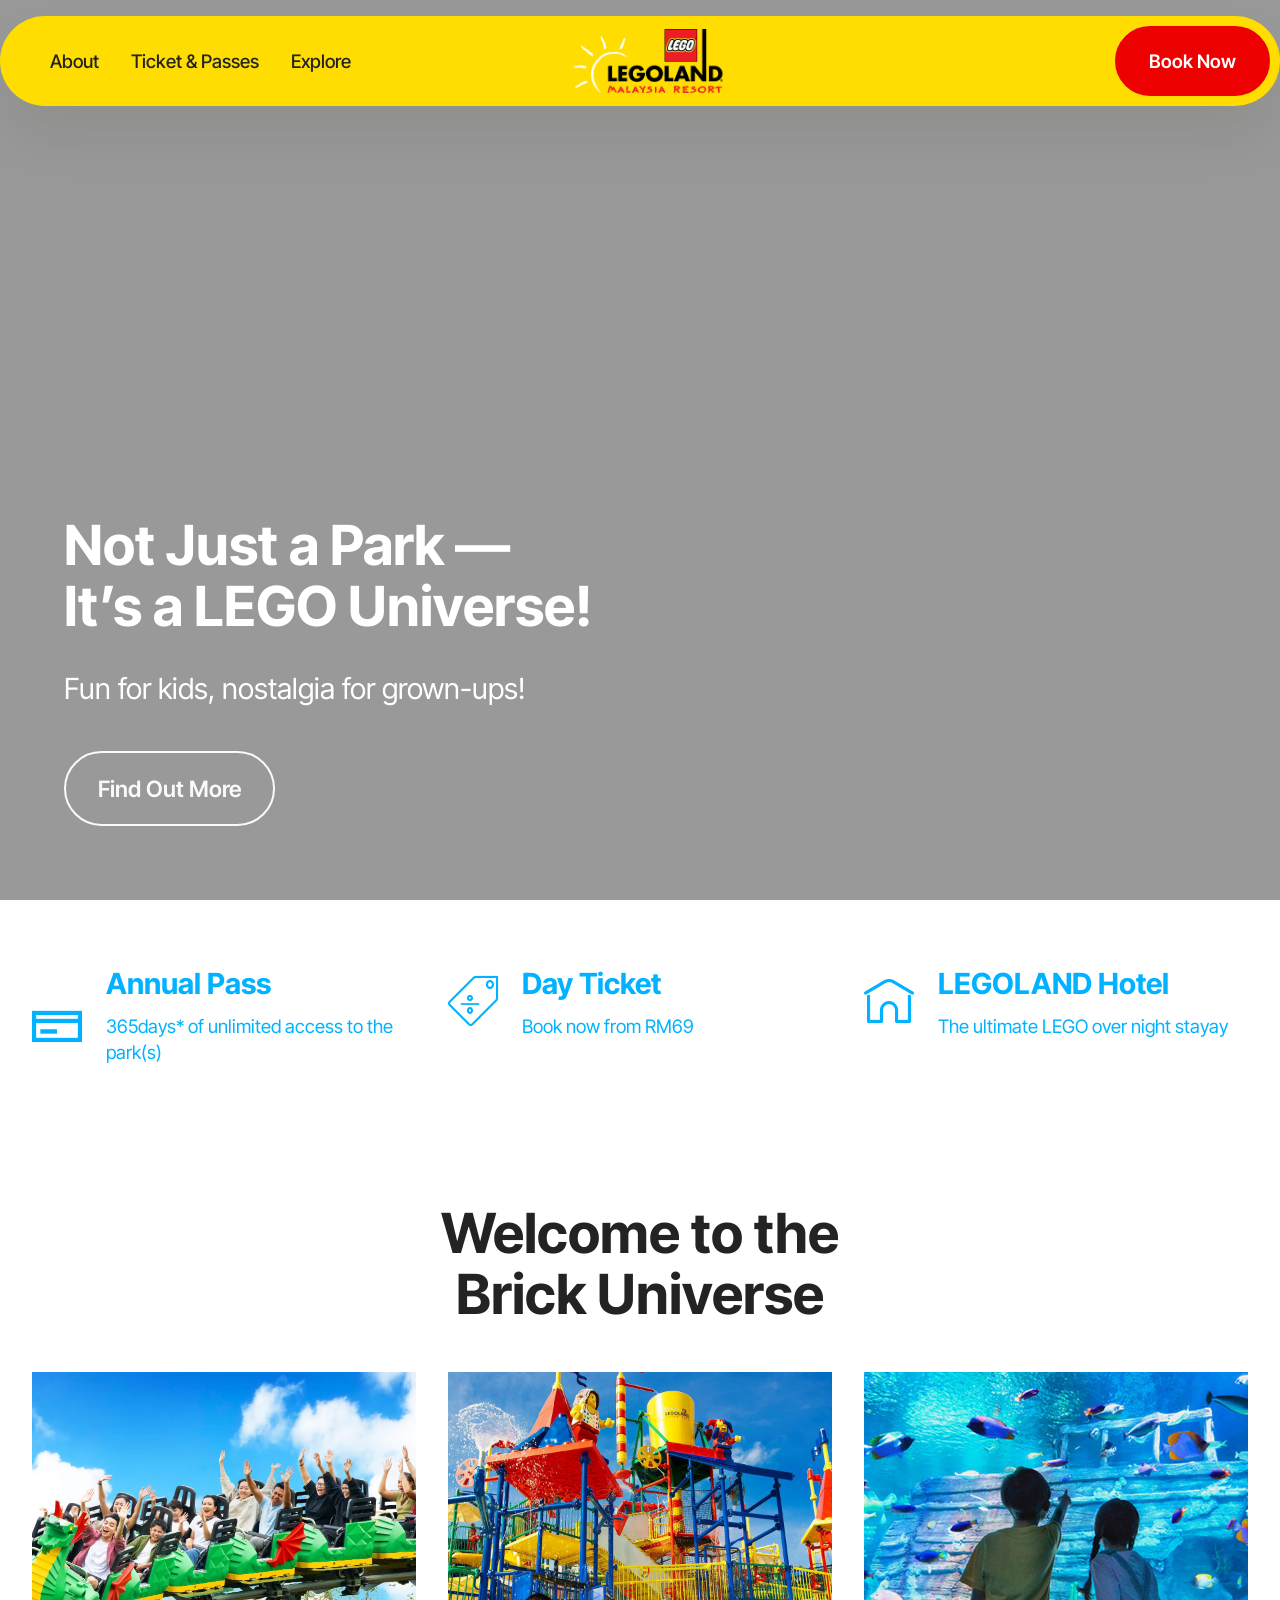
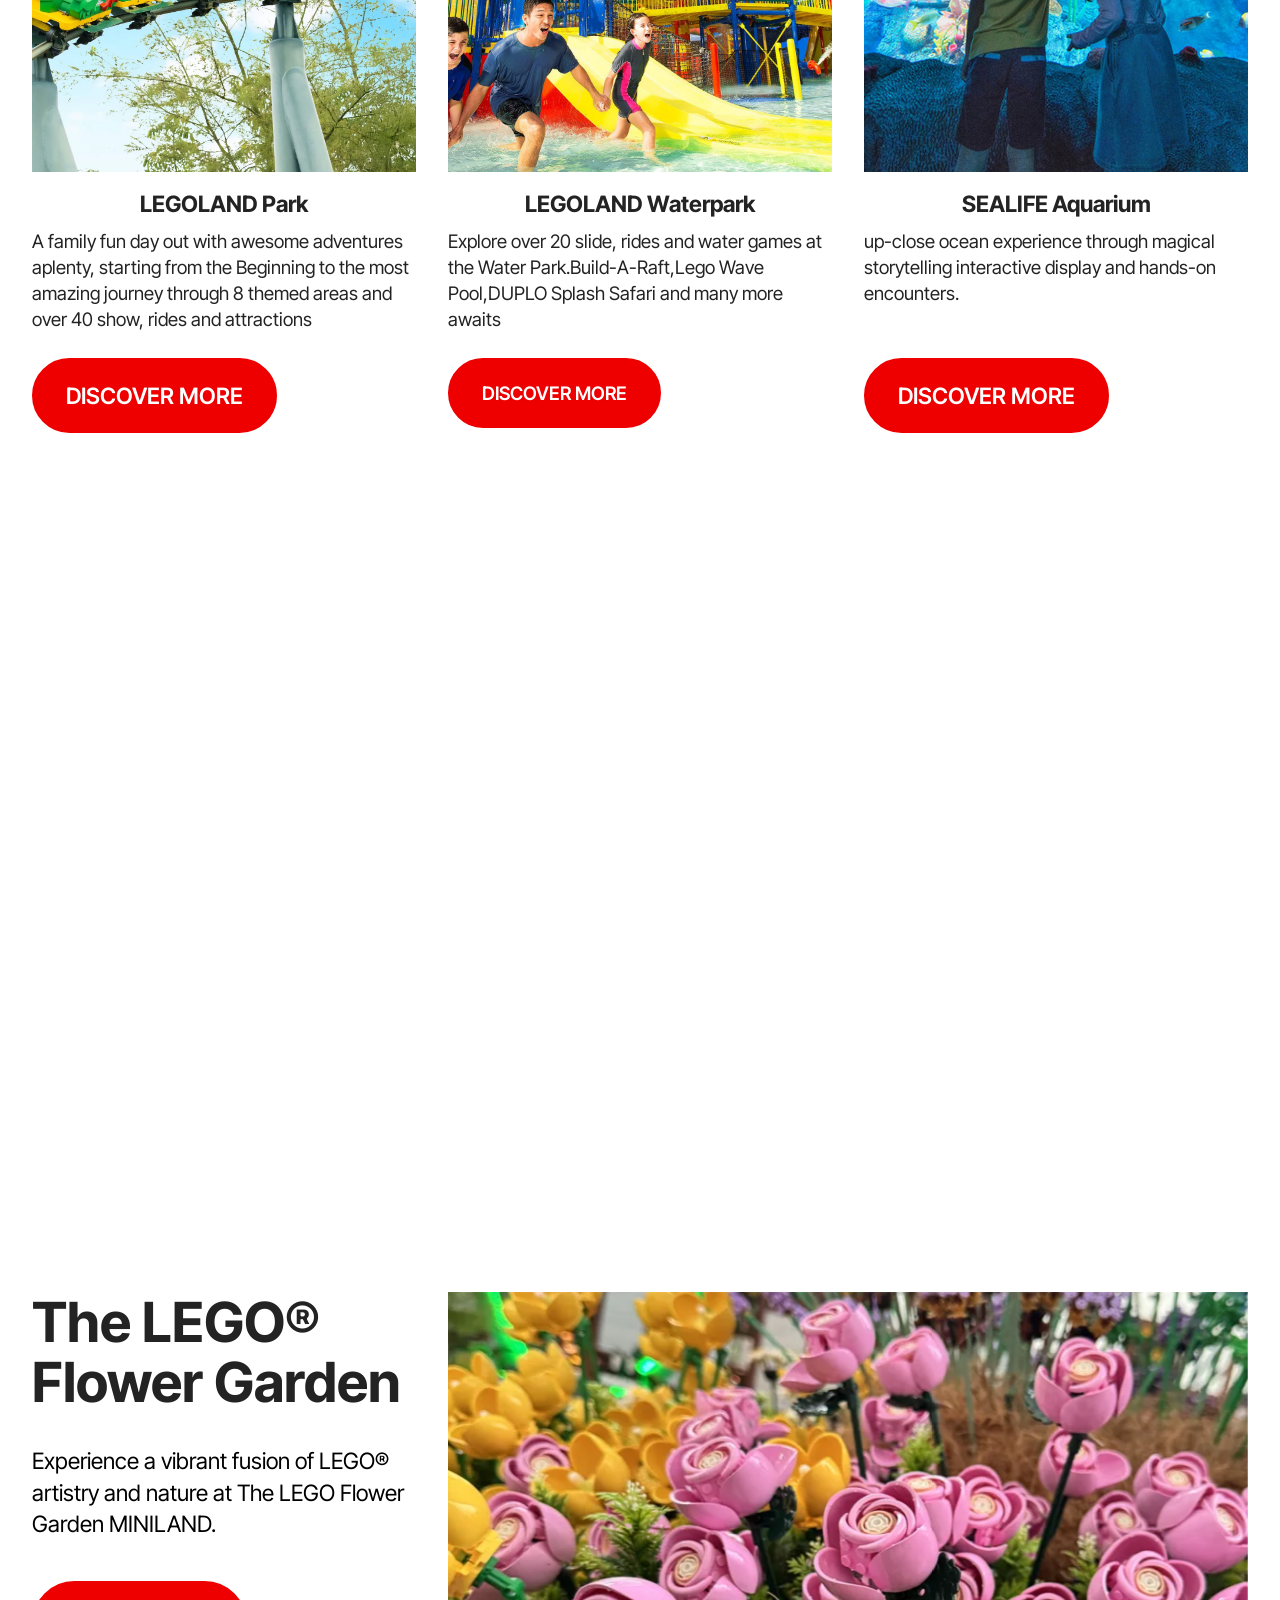
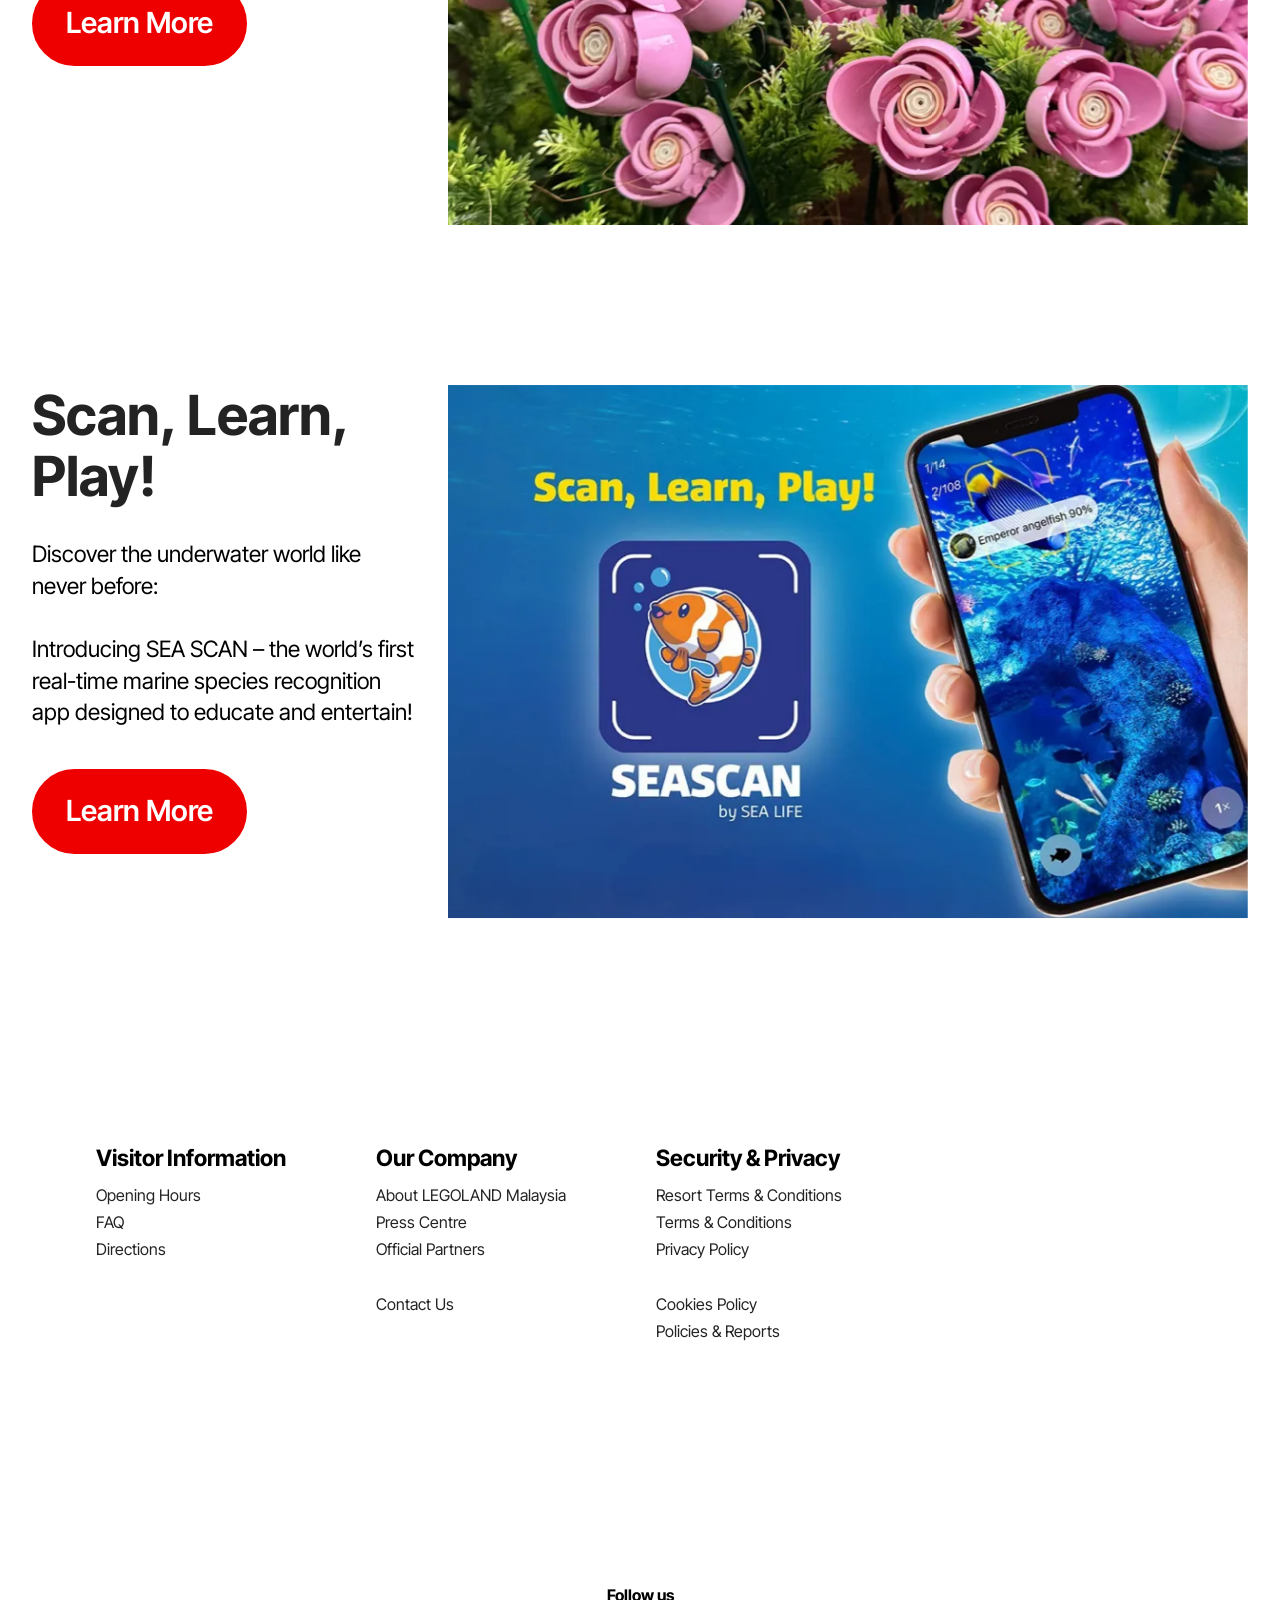
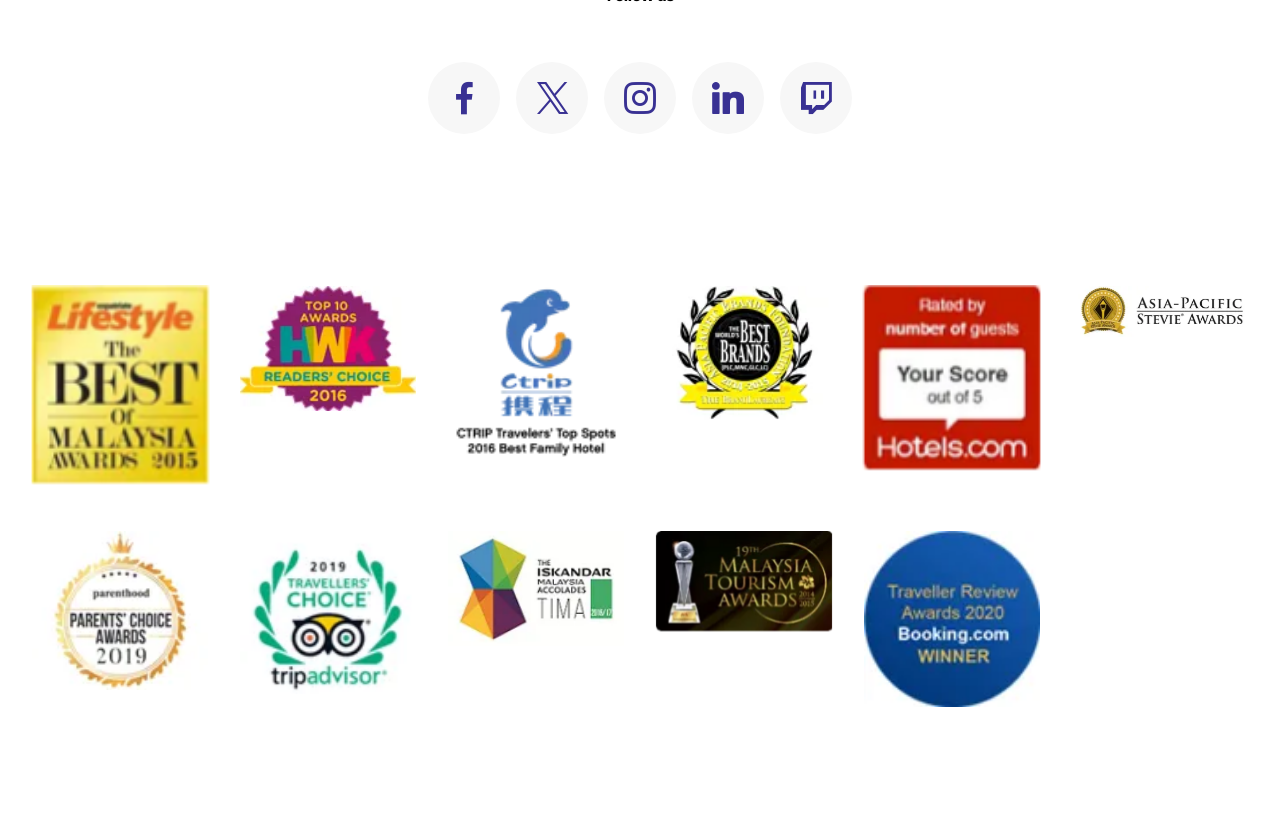
<file: index.html>
<!DOCTYPE html>
<html  >
<head>
  <!-- Site made with Mobirise Website Builder v6.1.4, https://mobirise.com -->
  <meta charset="UTF-8">
  <meta http-equiv="X-UA-Compatible" content="IE=edge">
  <meta name="generator" content="Mobirise v6.1.4, mobirise.com">
  <meta name="viewport" content="width=device-width, initial-scale=1, minimum-scale=1">
  <link rel="shortcut icon" href="assets/images/legoland-malaysia-resort-bkwr-small-white.webp" type="image/x-icon">
  <meta name="description" content="">
  
  
  <title>Home</title>
  <link rel="stylesheet" href="assets/web/assets/mobirise-icons2/mobirise2.css">
  <link rel="stylesheet" href="assets/web/assets/mobirise-icons/mobirise-icons.css">
  <link rel="stylesheet" href="assets/web/assets/mobirise-icons-bold/mobirise-icons-bold.css">
  <link rel="stylesheet" href="assets/bootstrap/css/bootstrap.min.css">
  <link rel="stylesheet" href="assets/animatecss/animate.css">
  <link rel="stylesheet" href="assets/dropdown/css/style.css">
  <link rel="stylesheet" href="assets/socicon/css/styles.css">
  <link rel="stylesheet" href="assets/theme/css/style.css">
  <link rel="preload" href="https://fonts.googleapis.com/css?family=Inter+Tight:100,200,300,400,500,600,700,800,900,100i,200i,300i,400i,500i,600i,700i,800i,900i&display=swap" as="style" onload="this.onload=null;this.rel='stylesheet'">
  <noscript><link rel="stylesheet" href="https://fonts.googleapis.com/css?family=Inter+Tight:100,200,300,400,500,600,700,800,900,100i,200i,300i,400i,500i,600i,700i,800i,900i&display=swap"></noscript>
  <link rel="preload" as="style" href="assets/mobirise/css/mbr-additional.css?v=ip19FY"><link rel="stylesheet" href="assets/mobirise/css/mbr-additional.css?v=ip19FY" type="text/css">

  
  
  
</head>
<body>
  
  <section data-bs-version="5.1" class="menu menu4 cid-uYP7jKsOou" once="menu" id="menu04-q">
	

	<nav class="navbar navbar-dropdown navbar-fixed-top navbar-expand-lg">
		<div class="container">
			<div class="navbar-brand">
				<span class="navbar-logo">
					<a href="index.html">
						<img src="assets/images/legoland-malaysia-resort-bkwr-small-white.webp" alt="Mobirise Website Builder" style="height: 4rem;">
					</a>
				</span>
				
			</div>
			<button class="navbar-toggler" type="button" data-toggle="collapse" data-bs-toggle="collapse" data-target="#navbarSupportedContent" data-bs-target="#navbarSupportedContent" aria-controls="navbarNavAltMarkup" aria-expanded="false" aria-label="Toggle navigation">
				<div class="hamburger">
					<span></span>
					<span></span>
					<span></span>
					<span></span>
				</div>
			</button>
			<div class="collapse navbar-collapse" id="navbarSupportedContent">
				<ul class="navbar-nav nav-dropdown" data-app-modern-menu="true"><li class="nav-item">
						<a class="nav-link link text-black text-primary display-4" href="page1.html">About</a>
					</li>
					<li class="nav-item">
						<a class="nav-link link show text-black text-primary display-4" href="page2.html" aria-expanded="false">Ticket &amp; Passes</a>
					</li>
					<li class="nav-item">
						<a class="nav-link link text-black text-primary display-4" href="page3.html">Explore</a>
					</li></ul>
				
				<div class="navbar-buttons mbr-section-btn"><a class="btn btn-primary display-4" href="https://mobiri.se">Book Now</a></div>
			</div>
		</div>
	</nav>
</section>

<section data-bs-version="5.1" class="header18 cid-uYP3Wy3CPk mbr-fullscreen" data-bg-video="https://www.youtube.com/watch?v=ekWtbtkbcn4" id="header18-o">
  

  <div class="mbr-overlay" style="opacity: 0.4; background-color: rgb(0, 0, 0);"></div>
  <div class="container-fluid">
    <div class="row">
      <div class="content-wrap col-12 col-md-12">
        <h1 class="mbr-section-title mbr-fonts-style mbr-white mb-4 display-1"><strong>Not Just a Park — </strong><br><strong>It’s a LEGO Universe!</strong></h1>
        
        <p class="mbr-fonts-style mbr-text mbr-white mb-4 display-7">Fun for kids, nostalgia for grown-ups!</p>
        <div class="mbr-section-btn"><a class="btn btn-white-outline display-5" href="https://mobiri.se">Find Out More</a></div>
      </div>
    </div>
  </div>
</section>

<section data-bs-version="5.1" class="features15 cid-uYOvSpCgU8" id="features15-g">

    

    
    
    <div class="container">
        <div class="row justify-content-center">
            <div class="item features-without-image mb-5 col-12 col-md-4">
                <div class="item-wrapper">
                    <span class="mbr-iconfont m-auto mobi-mbri-credit-card mobi-mbri" style="font-size: 50px; color: rgb(0, 178, 255); fill: rgb(0, 178, 255);"></span>
                    <div class="card-box">
                        <h4 class="card-title mbr-fonts-style mb-2 display-7"><strong>Annual Pass</strong></h4>
                        <h5 class="card-text mbr-fonts-style display-4">365days* of unlimited access to the park(s)<br><br></h5>
                    </div>
                </div>
            </div>
            <div class="item features-without-image mb-5 col-12 col-md-4">
                <div class="item-wrapper">
                    <span class="mbr-iconfont m-auto mbri-sale" style="color: rgb(0, 178, 255); fill: rgb(0, 178, 255); font-size: 50px;"></span>
                    <div class="card-box">
                        <h4 class="card-title mbr-fonts-style mb-2 display-7"><strong>Day Ticket</strong></h4>
                        <h5 class="card-text mbr-fonts-style display-4">Book now from RM69</h5>
                    </div>
                </div>
            </div>
            <div class="item features-without-image mb-5 col-12 col-md-4">
                <div class="item-wrapper">
                    <span class="mbr-iconfont m-auto mbrib-home" style="font-size: 50px; color: rgb(0, 178, 255); fill: rgb(0, 178, 255);"></span>
                    <div class="card-box">
                        <h4 class="card-title mbr-fonts-style mb-2 display-7"><strong>LEGOLAND Hotel</strong></h4>
                        <h5 class="card-text mbr-fonts-style display-4">The ultimate LEGO over night stayay</h5>
                    </div>
                </div>
            </div>
        </div>
    </div>
</section>

<section data-bs-version="5.1" class="features03 cid-uYOOXVkIcA" id="features03-k">
	
	
	<div class="container-fluid">
		<div class="row justify-content-center mb-5">
			<div class="col-12 content-head">
				<div class="mbr-section-head">
					<h4 class="mbr-section-title mbr-fonts-style align-center mb-0 display-1"><strong>Welcome to the</strong><br><strong> Brick Universe</strong></h4>
					
				</div>
			</div>
		</div>
		<div class="row">
			<div class="item features-image col-12 col-md-6 col-lg-4 active">
				<div class="item-wrapper">
					<div class="item-img mb-3">
						<img src="assets/images/legoland-park.webp" alt="Mobirise Website Builder" title="">
					</div>
					<div class="item-content align-left">
						<h5 class="item-title mbr-fonts-style mt-0 mb-2 display-5"><strong>LEGOLAND Park</strong></h5>
						<p class="mbr-text mbr-fonts-style mb-3 display-4">A family fun day out with awesome adventures aplenty, starting from the Beginning to the most amazing journey through 8 themed areas and over 40 show, rides and attractions</p>
						<div class="mbr-section-btn item-footer"><a href="" class="btn item-btn btn-primary display-5">DISCOVER MORE</a></div>
					</div>
				</div>
			</div>
			<div class="item features-image col-12 col-md-6 col-lg-4">
				<div class="item-wrapper">
					<div class="item-img mb-3">
						<img src="assets/images/legoland-waterpark.webp" alt="Mobirise Website Builder" title="" data-slide-to="1" data-bs-slide-to="1">
					</div>
					<div class="item-content align-left">
						<h5 class="item-title mbr-fonts-style mb-2 mt-0 display-5"><strong>LEGOLAND Waterpark</strong></h5>
						<p class="mbr-text mbr-fonts-style mb-3 display-4">Explore over 20 slide, rides and water games at the Water Park.Build-A-Raft,Lego Wave Pool,DUPLO Splash Safari and many more awaits<br></p>
						<div class="mbr-section-btn item-footer"><a href="" class="btn item-btn btn-primary display-4">DISCOVER MORE</a></div>
					</div>
				</div>
			</div>
			<div class="item features-image col-12 col-md-6 col-lg-4">
				<div class="item-wrapper">
					<div class="item-img mb-3">
						<img src="assets/images/legoland-sealife-aquarium.jpg" alt="Mobirise Website Builder" title="" data-slide-to="2" data-bs-slide-to="2">
					</div>
					<div class="item-content align-left">
						<h5 class="item-title mbr-fonts-style mb-2 mt-0 display-5"><strong>SEALIFE Aquarium</strong></h5>
						<p class="mbr-text mbr-fonts-style mb-3 display-4">up-close ocean experience through magical storytelling interactive display and hands-on encounters.&nbsp;<br><br></p>
						<div class="mbr-section-btn item-footer"><a href="" class="btn item-btn btn-primary display-5">DISCOVER MORE</a></div>
					</div>
				</div>
			</div>
		</div>
	</div>
</section>

<section data-bs-version="5.1" class="features12 cid-uYOwV3K582" id="features12-h">

    

    
    
    <div class="container">
        <div class="m-0 row align-items-center">
            <div class="col-12 col-lg">
                <div class="card-wrapper">
                    <div class="card-box">
                        <h4 class="card-title mbr-fonts-style mb-4 display-1"><strong>Experience LEGOLAND like a VIP!</strong></h4>
                        <p class="mbr-text mbr-fonts-style mb-4 display-5">Make your day extra special with exclusive access, premium perks, and unforgettable LEGO® fun for the whole family.<br><br><br></p>
                        <div class="mbr-text mbr-fonts-style counter-container display-7"></div>
                        <div class="mbr-section-btn mb-4">
                            <a class="btn btn-primary display-4" href="https://mobiri.se">View all our features</a>
                        </div>
                    </div>
                </div>
            </div>
            <div class="p-0 col-12 col-lg-6 md-pb">
                <div class="image-wrapper">
                    <img src="assets/images/legoland-vip-logo.webp" alt="Mobirise Website Builder">
                </div>
            </div>
        </div>
    </div>
</section>

<section data-bs-version="5.1" class="image08 cid-uYPcZAzRn4" id="image08-t">
  
  
  
  <div class="container">
    <div class="row justify-content-center">
      <div class="col-lg-4">
        <div class="col-12 col-md-12">
          <h5 class="mbr-section-title mbr-fonts-style mt-0 mb-4 display-1"><strong>The LEGO® Flower Garden</strong></h5>
          <h6 class="mbr-section-subtitle mbr-fonts-style mt-0 mb-4 display-5">Experience a vibrant fusion of LEGO® artistry and nature at The LEGO Flower Garden MINILAND.</h6>
          <div class="mbr-section-btn item-footer mt-3 main-button"><a href="" class="btn item-btn btn-primary display-7">Learn More</a></div>
        </div>
      </div>
      <div class="col-lg-8 side-features">
        <div class="image-wrapper mb-4">
          <img class="w-100" src="assets/images/legoland-flowers-garden-pic.webp" alt="Mobirise Website Builder">
        </div>
      </div>
    </div>
  </div>
</section>

<section data-bs-version="5.1" class="image08 cid-uYPecZVSNa" id="image08-u">
  
  
  
  <div class="container">
    <div class="row justify-content-center">
      <div class="col-lg-4">
        <div class="col-12 col-md-12">
          <h5 class="mbr-section-title mbr-fonts-style mt-0 mb-4 display-1"><strong>Scan, Learn, Play!</strong></h5>
          <h6 class="mbr-section-subtitle mbr-fonts-style mt-0 mb-4 display-5"><div>Discover the underwater world like never before:</div><div><br></div><div>Introducing SEA SCAN – the world’s first real-time marine species recognition app designed to educate and entertain!</div></h6>
          <div class="mbr-section-btn item-footer mt-3 main-button">
            <a href="" class="btn item-btn btn-primary display-7">Learn More</a>
          </div>
        </div>
      </div>
      <div class="col-lg-8 side-features">
        <div class="image-wrapper mb-4">
          <img class="w-100" src="assets/images/legoland-scan-learn.webp" alt="Mobirise Website Builder">
        </div>
      </div>
    </div>
  </div>
</section>

<section data-bs-version="5.1" class="footer1 cid-uYPgGFfcxX" once="footers" id="footer01-x">
	

	
	
	<div class="container">
		<div class="row mbr-white">
			<div class="col-12 col-md-6 col-lg-3">
				<h5 class="mbr-section-subtitle mbr-fonts-style mb-2 display-5"><strong>Visitor Information</strong></h5>
				<ul class="list mbr-fonts-style display-2">
					<li class="mbr-text item-wrap">Opening Hours</li>
					<li class="mbr-text item-wrap">FAQ</li>
					<li class="mbr-text item-wrap">Directions</li>
					<li class="mbr-text item-wrap"><br></li>
				</ul>
			</div>
			<div class="col-12 col-md-6 col-lg-3">
				<h5 class="mbr-section-subtitle mbr-fonts-style mb-2 display-5"><strong>Our Company</strong></h5>
				<ul class="list mbr-fonts-style display-2">
					<li class="mbr-text item-wrap">About LEGOLAND Malaysia</li><li class="mbr-text item-wrap">Press Centre</li>
					<li class="mbr-text item-wrap">Official Partners</li>
					<li class="mbr-text item-wrap">Career</li>
					<li class="mbr-text item-wrap">Contact Us</li><li class="mbr-text item-wrap"><br></li>
				</ul>
			</div>
			<div class="col-12 col-md-6 col-lg-3">
				<h5 class="mbr-section-subtitle mbr-fonts-style mb-2 display-5"><strong>Security &amp; Privacy</strong></h5>
				<ul class="list mbr-fonts-style display-2">
					<li class="mbr-text item-wrap">Resort Terms &amp; Conditions</li><li class="mbr-text item-wrap">Terms &amp; Conditions</li><li class="mbr-text item-wrap">Privacy Policy</li><li class="mbr-text item-wrap">Personal Data Protection Policy</li><li class="mbr-text item-wrap">Cookies Policy</li><li class="mbr-text item-wrap">Policies &amp; Reports</li>
				</ul>
			</div>
			<div class="col-12 col-md-6 col-lg-3">
				<h5 class="mbr-section-subtitle mbr-fonts-style mb-2 display-5"></h5>
				<ul class="list mbr-fonts-style display-7">
					<li class="mbr-text item-wrap"><br></li>
				</ul>
			</div>
			
			
		</div>
	</div>
</section>

<section data-bs-version="5.1" class="social05 cid-uYPhG8Ja4h" id="social05-y">
    

    

    <div class="container">
        <div class="row">
            <h3 class="mbr-section-title align-center mb-5 mbr-fonts-style display-2">
                <strong>Follow us</strong>
            </h3>
            <div class="col-12">
                <div class="social-row">
                    <div class="soc-item">
                        <a href="https://mobiri.se/" target="_blank">
                            <span class="mbr-iconfont socicon socicon-facebook"></span>
                        </a>
                    </div>
                    <div class="soc-item">
                        <a href="https://mobiri.se/" target="_blank">
                            <span class="mbr-iconfont socicon-twitter socicon"></span>
                        </a>
                    </div>
                    <div class="soc-item">
                        <a href="https://mobiri.se/" target="_blank">
                            <span class="mbr-iconfont socicon-instagram socicon"></span>
                        </a>
                    </div>
                    <div class="soc-item">
                        <a href="https://mobiri.se/" target="_blank">
                            <span class="mbr-iconfont socicon socicon-linkedin"></span>
                        </a>
                    </div>
                    <div class="soc-item">
                        <a href="https://mobiri.se/" target="_blank">
                            <span class="mbr-iconfont socicon socicon-twitch"></span>
                        </a>
                    </div>
                </div>
            </div>
        </div>
    </div>
</section>

<section data-bs-version="5.1" class="clients04 cid-uYPkTfZqeG" id="clients04-11">
    
    
    <div class="container">
        <div class="row justify-content-center mb-5">
            <div class="col-12 content-head">
                
            </div>
        </div>
        <div class="row">
            <div class="item features-image col-12 col-md-6 col-sm-6 col-lg-2 active">
                <div class="item-wrapper">
                    <div class="item-img mb-3">
                        <img src="assets/images/bom-2015.webp" alt="Mobirise Website Builder" title="" data-slide-to="0" data-bs-slide-to="0">
                    </div>
                    
                </div>
            </div>
            <div class="item features-image col-12 col-md-6 col-sm-6 col-lg-2">
                <div class="item-wrapper">
                    <div class="item-img mb-3">
                        <img src="assets/images/hwk-readers-choice-logo.webp" alt="Mobirise Website Builder" title="" data-slide-to="1" data-bs-slide-to="1">
                    </div>
                    
                </div>
            </div>
            <div class="item features-image col-12 col-md-6 col-sm-6 col-lg-2">
                <div class="item-wrapper">
                    <div class="item-img mb-3">
                        <img src="assets/images/c-trip-logo-1.webp" alt="Mobirise Website Builder" title="" data-slide-to="2" data-bs-slide-to="2">
                    </div>
                    
                </div>
            </div>
            <div class="item features-image col-12 col-md-6 col-sm-6 col-lg-2">
                <div class="item-wrapper">
                    <div class="item-img mb-3">
                        <img src="assets/images/brand-laureate.webp" alt="Mobirise Website Builder" title="" data-slide-to="3" data-bs-slide-to="3">
                    </div>
                    
                </div>
            </div>
            <div class="item features-image col-12 col-md-6 col-sm-6 col-lg-2">
                <div class="item-wrapper">
                    <div class="item-img mb-3">
                        <img src="assets/images/hotelcom-widget.webp" alt="Mobirise Website Builder" title="" data-slide-to="4" data-bs-slide-to="4">
                    </div>
                    
                </div>
            </div>
            <div class="item features-image col-12 col-md-6 col-sm-6 col-lg-2">
                <div class="item-wrapper">
                    <div class="item-img mb-3">
                        <img src="assets/images/stevie-apsalogo-english-1024x309.webp" alt="Mobirise Website Builder" title="" data-slide-to="5" data-bs-slide-to="5">
                    </div>
                    
                </div>
            </div><div class="item features-image col-12 col-md-6 col-sm-6 col-lg-2">
                <div class="item-wrapper">
                    <div class="item-img mb-3">
                        <img src="assets/images/parenthood.webp" alt="Mobirise Website Builder" title="" data-slide-to="6" data-bs-slide-to="6">
                    </div>
                    
                </div>
            </div><div class="item features-image col-12 col-md-6 col-sm-6 col-lg-2">
                <div class="item-wrapper">
                    <div class="item-img mb-3">
                        <img src="assets/images/tripadvisor-2019.webp" alt="Mobirise Website Builder" title="" data-slide-to="7" data-bs-slide-to="7">
                    </div>
                    
                </div>
            </div><div class="item features-image col-12 col-md-6 col-sm-6 col-lg-2">
                <div class="item-wrapper">
                    <div class="item-img mb-3">
                        <img src="assets/images/tima-logo-final.webp" alt="Mobirise Website Builder" title="" data-slide-to="8" data-bs-slide-to="8">
                    </div>
                    
                </div>
            </div><div class="item features-image col-12 col-md-6 col-sm-6 col-lg-2">
                <div class="item-wrapper">
                    <div class="item-img mb-3">
                        <img src="assets/images/malaysia-tourism-awards-3.webp" alt="Mobirise Website Builder" title="" data-slide-to="9" data-bs-slide-to="9">
                    </div>
                    
                </div>
            </div><div class="item features-image col-12 col-md-6 col-sm-6 col-lg-2">
                <div class="item-wrapper">
                    <div class="item-img mb-3">
                        <img src="assets/images/booking-1.webp" alt="Mobirise Website Builder" title="" data-slide-to="10" data-bs-slide-to="10">
                    </div>
                    
                </div>
            </div>
        </div>
    </div>
</section><section class="display-7" style="padding: 0;align-items: center;justify-content: center;flex-wrap: wrap;    align-content: center;display: flex;position: relative;height: 4rem;"><a href="https://mobiri.se/4250573" style="flex: 1 1;height: 4rem;position: absolute;width: 100%;z-index: 1;"><img alt="" style="height: 4rem;" src="[data-uri]"></a><p style="margin: 0;text-align: center;" class="display-7">&#8204;</p><a style="z-index:1" href="https://mobirise.com/offline-website-builder.html">Offline Website Software</a></section><script src="assets/bootstrap/js/bootstrap.bundle.min.js"></script>  <script src="assets/smoothscroll/smooth-scroll.js"></script>  <script src="assets/ytplayer/index.js"></script>  <script src="assets/dropdown/js/navbar-dropdown.js"></script>  <script src="assets/vimeoplayer/player.js"></script>  <script src="assets/theme/js/script.js"></script>  
  
  
  <input name="animation" type="hidden">
  </body>
</html>
</file>
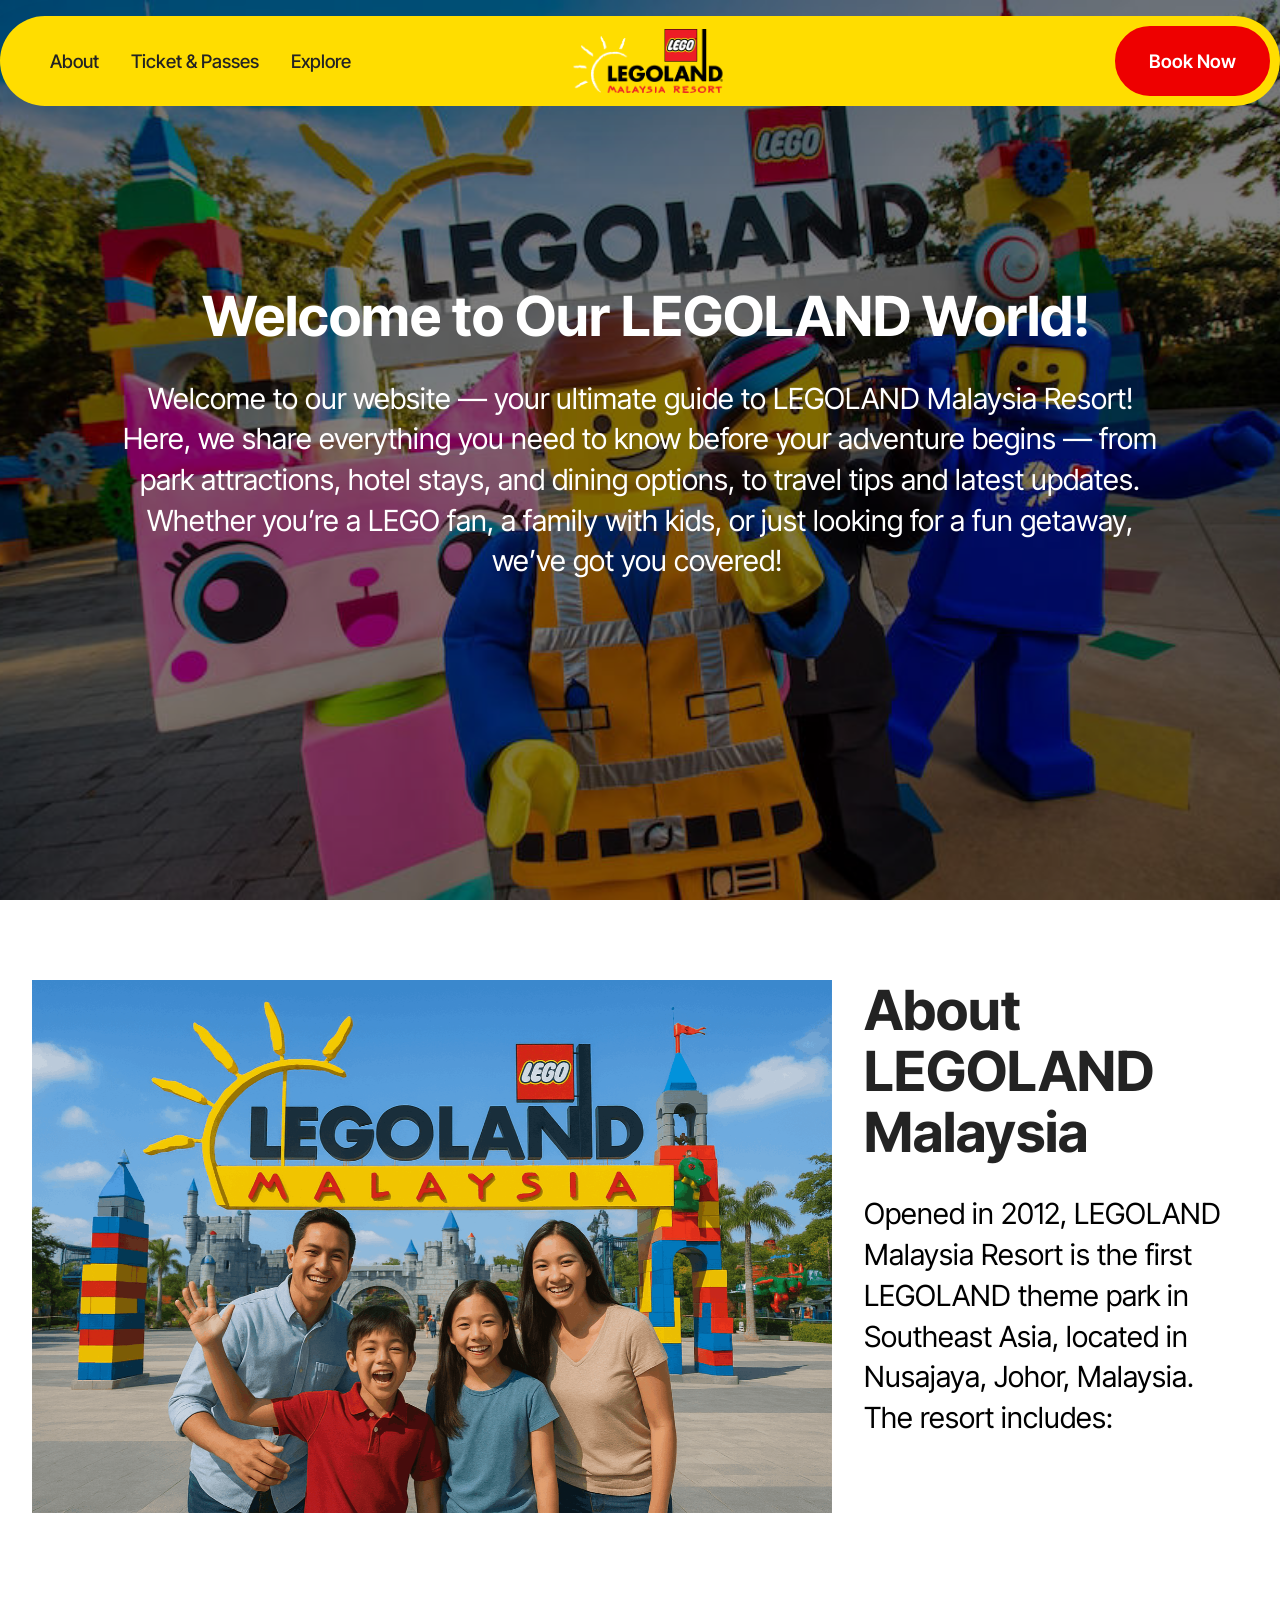
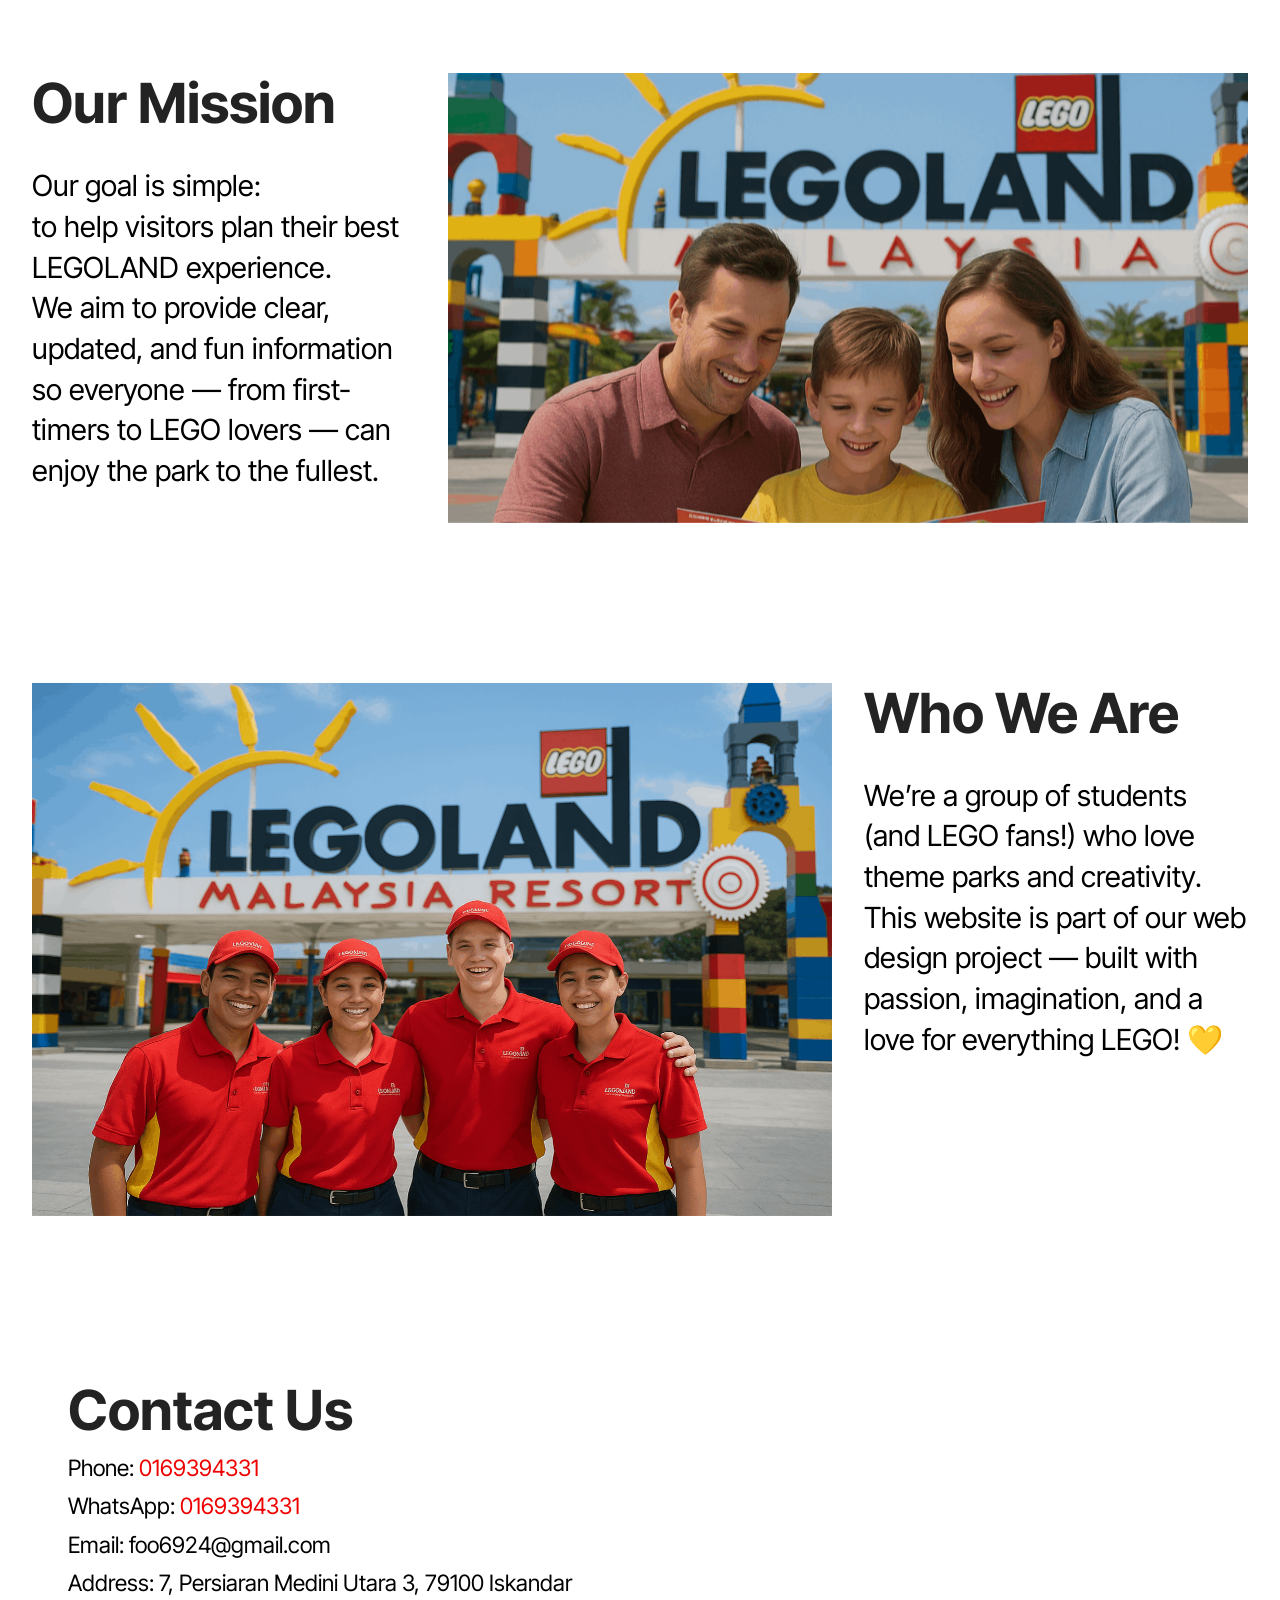
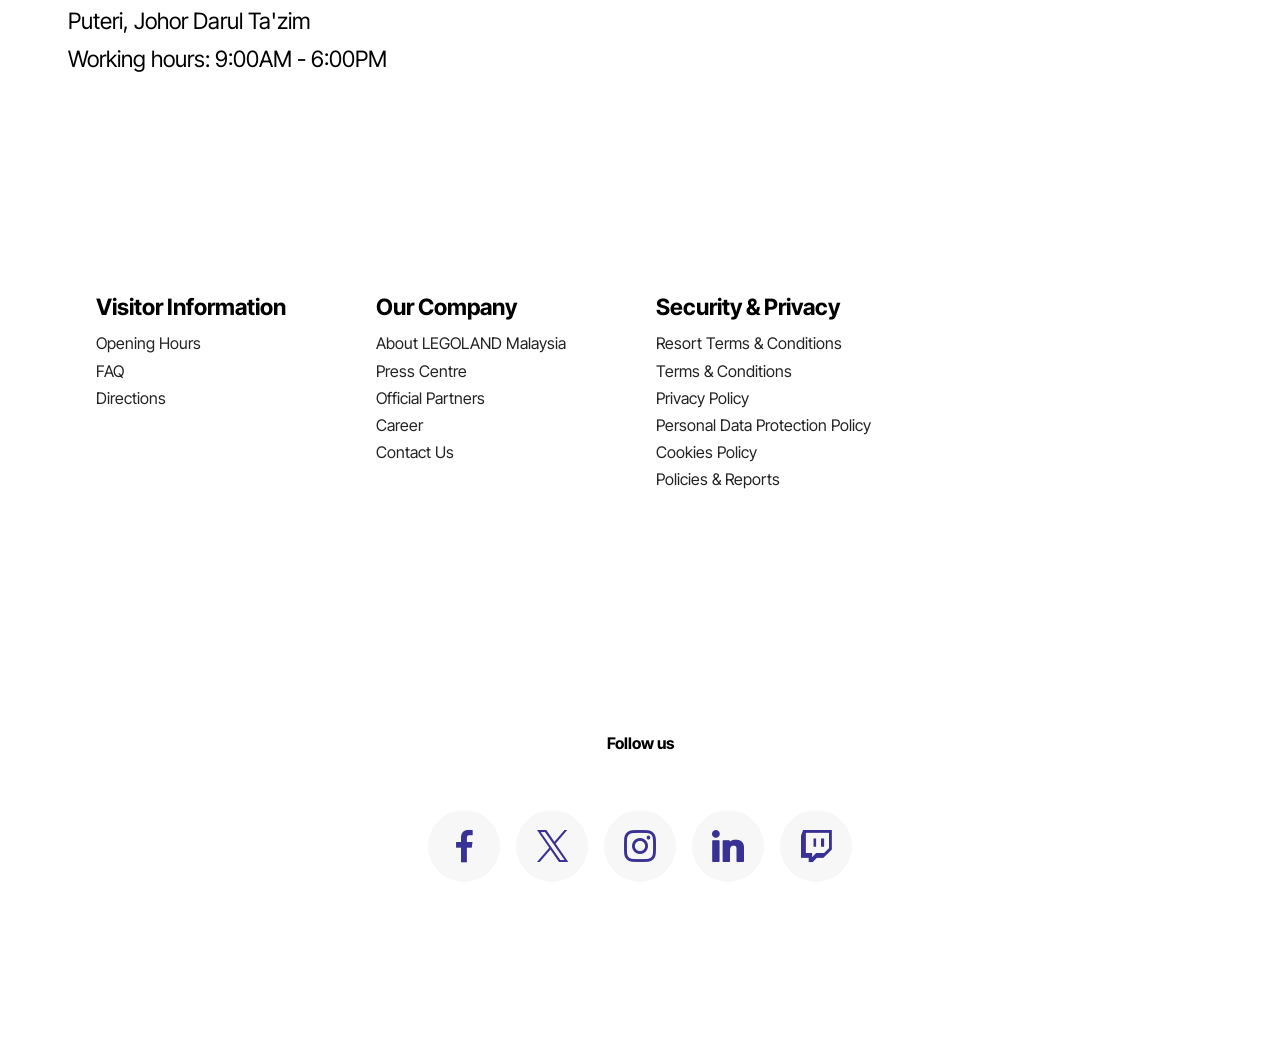
<file: page1.html>
<!DOCTYPE html>
<html  >
<head>
  <!-- Site made with Mobirise Website Builder v6.1.4, https://mobirise.com -->
  <meta charset="UTF-8">
  <meta http-equiv="X-UA-Compatible" content="IE=edge">
  <meta name="generator" content="Mobirise v6.1.4, mobirise.com">
  <meta name="viewport" content="width=device-width, initial-scale=1, minimum-scale=1">
  <link rel="shortcut icon" href="assets/images/legoland-malaysia-resort-bkwr-small-white.webp" type="image/x-icon">
  <meta name="description" content="">
  
  
  <title>LEGOLAND | About</title>
  <link rel="stylesheet" href="assets/web/assets/mobirise-icons2/mobirise2.css">
  <link rel="stylesheet" href="assets/bootstrap/css/bootstrap.min.css">
  <link rel="stylesheet" href="assets/parallax/jarallax.css">
  <link rel="stylesheet" href="assets/animatecss/animate.css">
  <link rel="stylesheet" href="assets/dropdown/css/style.css">
  <link rel="stylesheet" href="assets/socicon/css/styles.css">
  <link rel="stylesheet" href="assets/theme/css/style.css">
  <link rel="preload" href="https://fonts.googleapis.com/css?family=Inter+Tight:100,200,300,400,500,600,700,800,900,100i,200i,300i,400i,500i,600i,700i,800i,900i&display=swap" as="style" onload="this.onload=null;this.rel='stylesheet'">
  <noscript><link rel="stylesheet" href="https://fonts.googleapis.com/css?family=Inter+Tight:100,200,300,400,500,600,700,800,900,100i,200i,300i,400i,500i,600i,700i,800i,900i&display=swap"></noscript>
  <link rel="preload" as="style" href="assets/mobirise/css/mbr-additional.css?v=Kyg4kw"><link rel="stylesheet" href="assets/mobirise/css/mbr-additional.css?v=Kyg4kw" type="text/css">

  
  
  
</head>
<body>
  
  <section data-bs-version="5.1" class="menu menu4 cid-uYP7jKsOou" once="menu" id="menu04-13">
	

	<nav class="navbar navbar-dropdown navbar-fixed-top navbar-expand-lg">
		<div class="container">
			<div class="navbar-brand">
				<span class="navbar-logo">
					<a href="index.html">
						<img src="assets/images/legoland-malaysia-resort-bkwr-small-white.webp" alt="Mobirise Website Builder" style="height: 4rem;">
					</a>
				</span>
				
			</div>
			<button class="navbar-toggler" type="button" data-toggle="collapse" data-bs-toggle="collapse" data-target="#navbarSupportedContent" data-bs-target="#navbarSupportedContent" aria-controls="navbarNavAltMarkup" aria-expanded="false" aria-label="Toggle navigation">
				<div class="hamburger">
					<span></span>
					<span></span>
					<span></span>
					<span></span>
				</div>
			</button>
			<div class="collapse navbar-collapse" id="navbarSupportedContent">
				<ul class="navbar-nav nav-dropdown" data-app-modern-menu="true"><li class="nav-item">
						<a class="nav-link link text-black text-primary display-4" href="page1.html">About</a>
					</li>
					<li class="nav-item">
						<a class="nav-link link show text-black text-primary display-4" href="page2.html" aria-expanded="false">Ticket &amp; Passes</a>
					</li>
					<li class="nav-item">
						<a class="nav-link link text-black text-primary display-4" href="page3.html">Explore</a>
					</li></ul>
				
				<div class="navbar-buttons mbr-section-btn"><a class="btn btn-primary display-4" href="https://mobiri.se">Book Now</a></div>
			</div>
		</div>
	</nav>
</section>

<section data-bs-version="5.1" class="header09 startm5 cid-uYUxMs5M1H mbr-fullscreen mbr-parallax-background" id="header09-16">	
    
	<div class="mbr-overlay" style="opacity: 0.5; background-color: rgb(0, 0, 0);"></div>
	
	<div class="container-fluid">
		<div class="row">
			<div class="content-wrap col-12 col-md-11">
				<h1 class="mbr-section-title mbr-fonts-style mbr-white mb-4 display-1"><strong>&nbsp;Welcome to Our LEGOLAND World!</strong></h1>
				
				<p class="mbr-fonts-style mbr-text mbr-white mb-4 display-7">Welcome to our website — your ultimate guide to LEGOLAND Malaysia Resort!<br>Here, we share everything you need to know before your adventure begins — from park attractions, hotel stays, and dining options, to travel tips and latest updates.<br>Whether you’re a LEGO fan, a family with kids, or just looking for a fun getaway, we’ve got you covered!&nbsp;</p>
				
			</div>
		</div>
	</div>
</section>

<section data-bs-version="5.1" class="image08 cid-uYUNigN19p" id="image08-1a">
  
  
  
  <div class="container">
    <div class="row justify-content-center">
      <div class="col-lg-4">
        <div class="col-12 col-md-12">
          <h5 class="mbr-section-title mbr-fonts-style mt-0 mb-4 display-1"><strong>About LEGOLAND Malaysia</strong></h5>
          <h6 class="mbr-section-subtitle mbr-fonts-style mt-0 mb-4 display-7">Opened in 2012, LEGOLAND Malaysia Resort is the first LEGOLAND theme park in Southeast Asia, located in Nusajaya, Johor, Malaysia.<div>The resort includes:</div></h6>
          
        </div>
      </div>
      <div class="col-lg-8 side-features">
        <div class="image-wrapper mb-4">
          <img class="w-100" src="assets/images/gpt20legoland20family20pic-1536x1024.png" alt="Mobirise Website Builder">
        </div>
      </div>
    </div>
  </div>
</section>

<section data-bs-version="5.1" class="image08 cid-uYUPSyqX2H" id="image08-1b">
  
  
  
  <div class="container">
    <div class="row justify-content-center">
      <div class="col-lg-4">
        <div class="col-12 col-md-12">
          <h5 class="mbr-section-title mbr-fonts-style mt-0 mb-4 display-1"><strong>Our Mission</strong></h5>
          <h6 class="mbr-section-subtitle mbr-fonts-style mt-0 mb-4 display-7">Our goal is simple: <br>to help visitors plan their best LEGOLAND experience.<div>We aim to provide clear, updated, and fun information so everyone — from first-timers to LEGO lovers — can enjoy the park to the fullest.</div></h6>
          
        </div>
      </div>
      <div class="col-lg-8 side-features">
        <div class="image-wrapper mb-4">
          <img class="w-100" src="assets/images/gpt20legoland20family20pic202-1536x1024.png" alt="Mobirise Website Builder">
        </div>
      </div>
    </div>
  </div>
</section>

<section data-bs-version="5.1" class="image08 cid-uYUY3ta50v" id="image08-1c">
  
  
  
  <div class="container">
    <div class="row justify-content-center">
      <div class="col-lg-4">
        <div class="col-12 col-md-12">
          <h5 class="mbr-section-title mbr-fonts-style mt-0 mb-4 display-1"><strong>Who We Are</strong></h5>
          <h6 class="mbr-section-subtitle mbr-fonts-style mt-0 mb-4 display-7">We’re a group of students (and LEGO fans!) who love theme parks and creativity.<div>This website is part of our web design project — built with passion, imagination, and a love for everything LEGO! 💛</div></h6>
          
        </div>
      </div>
      <div class="col-lg-8 side-features">
        <div class="image-wrapper mb-4">
          <img class="w-100" src="assets/images/gpt20legoland20employer20pic-1536x1024.png" alt="Mobirise Website Builder">
        </div>
      </div>
    </div>
  </div>
</section>

<section data-bs-version="5.1" class="contacts02 map1 cid-uYUZvKnGhc" id="contacts02-1e">

    

    
    <div class="container">
        <div class="row justify-content-center">
            <div class="col-12 content-head">
                <div class="mbr-section-head mb-5">
                    <h3 class="mbr-section-title mbr-fonts-style align-center mb-0 display-2"></h3>
                    
                </div>
            </div>
        </div>
        <div class="row justify-content-center">
            <div class="card col-12 col-md-12 col-lg-6">
                <div class="card-wrapper">
                    <div class="text-wrapper">
                        <h5 class="cardTitle mbr-fonts-style mb-2 display-1">
                            <strong>Contact Us</strong><strong><br></strong>
                        </h5>
                        <ul class="list mbr-fonts-style display-5">
                            <li class="mbr-text item-wrap">Phone: <a href="https://wa.me/60169394331" class="text-primary" target="_blank">0169394331</a></li>
                            <li class="mbr-text item-wrap">WhatsApp: <a href="https://wa.me/60169394331?text=哈咯你好" class="text-primary" target="_blank">0169394331</a></li>
                            <li class="mbr-text item-wrap">Email: foo6924@gmail.com</li>
                            <li class="mbr-text item-wrap">Address: 7, Persiaran Medini Utara 3, 79100 Iskandar Puteri, Johor Darul Ta'zim</li>
                            <li class="mbr-text item-wrap">Working hours: 9:00AM - 6:00PM</li>
                        </ul>
                    </div>
                </div>
            </div>
            <div class="map-wrapper col-md-12 col-lg-6">
                <div class="google-map"><iframe frameborder="0" style="border:0" src="https://www.google.com/maps/embed?pb=!1m18!1m12!1m3!1d3988.580520304234!2d103.62691427514974!3d1.427241761321832!2m3!1f0!2f0!3f0!3m2!1i1024!2i768!4f13.1!3m3!1m2!1s0x31da0b8c3c76ed33%3A0x815b08d21944354b!2sLEGOLAND%20Malaysia!5e0!3m2!1sen!2smy!4v1759817727036!5m2!1sen!2smy" allowfullscreen=""></iframe></div>
            </div>
        </div>
    </div>
</section>

<section data-bs-version="5.1" class="footer1 cid-uYPgGFfcxX" once="footers" id="footer01-14">
	

	
	
	<div class="container">
		<div class="row mbr-white">
			<div class="col-12 col-md-6 col-lg-3">
				<h5 class="mbr-section-subtitle mbr-fonts-style mb-2 display-5"><strong>Visitor Information</strong></h5>
				<ul class="list mbr-fonts-style display-2">
					<li class="mbr-text item-wrap">Opening Hours</li>
					<li class="mbr-text item-wrap">FAQ</li>
					<li class="mbr-text item-wrap">Directions</li>
					<li class="mbr-text item-wrap"><br></li>
				</ul>
			</div>
			<div class="col-12 col-md-6 col-lg-3">
				<h5 class="mbr-section-subtitle mbr-fonts-style mb-2 display-5"><strong>Our Company</strong></h5>
				<ul class="list mbr-fonts-style display-2">
					<li class="mbr-text item-wrap">About LEGOLAND Malaysia</li><li class="mbr-text item-wrap">Press Centre</li>
					<li class="mbr-text item-wrap">Official Partners</li>
					<li class="mbr-text item-wrap">Career</li>
					<li class="mbr-text item-wrap">Contact Us</li><li class="mbr-text item-wrap"><br></li>
				</ul>
			</div>
			<div class="col-12 col-md-6 col-lg-3">
				<h5 class="mbr-section-subtitle mbr-fonts-style mb-2 display-5"><strong>Security &amp; Privacy</strong></h5>
				<ul class="list mbr-fonts-style display-2">
					<li class="mbr-text item-wrap">Resort Terms &amp; Conditions</li><li class="mbr-text item-wrap">Terms &amp; Conditions</li><li class="mbr-text item-wrap">Privacy Policy</li><li class="mbr-text item-wrap">Personal Data Protection Policy</li><li class="mbr-text item-wrap">Cookies Policy</li><li class="mbr-text item-wrap">Policies &amp; Reports</li>
				</ul>
			</div>
			<div class="col-12 col-md-6 col-lg-3">
				<h5 class="mbr-section-subtitle mbr-fonts-style mb-2 display-5"></h5>
				<ul class="list mbr-fonts-style display-7">
					<li class="mbr-text item-wrap"><br></li>
				</ul>
			</div>
			
			
		</div>
	</div>
</section>

<section data-bs-version="5.1" class="social05 cid-uYPhG8Ja4h" id="social05-15">
    

    

    <div class="container">
        <div class="row">
            <h3 class="mbr-section-title align-center mb-5 mbr-fonts-style display-2">
                <strong>Follow us</strong>
            </h3>
            <div class="col-12">
                <div class="social-row">
                    <div class="soc-item">
                        <a href="https://mobiri.se/" target="_blank">
                            <span class="mbr-iconfont socicon socicon-facebook"></span>
                        </a>
                    </div>
                    <div class="soc-item">
                        <a href="https://mobiri.se/" target="_blank">
                            <span class="mbr-iconfont socicon-twitter socicon"></span>
                        </a>
                    </div>
                    <div class="soc-item">
                        <a href="https://mobiri.se/" target="_blank">
                            <span class="mbr-iconfont socicon-instagram socicon"></span>
                        </a>
                    </div>
                    <div class="soc-item">
                        <a href="https://mobiri.se/" target="_blank">
                            <span class="mbr-iconfont socicon socicon-linkedin"></span>
                        </a>
                    </div>
                    <div class="soc-item">
                        <a href="https://mobiri.se/" target="_blank">
                            <span class="mbr-iconfont socicon socicon-twitch"></span>
                        </a>
                    </div>
                </div>
            </div>
        </div>
    </div>
</section><section class="display-7" style="padding: 0;align-items: center;justify-content: center;flex-wrap: wrap;    align-content: center;display: flex;position: relative;height: 4rem;"><a href="https://mobiri.se/4250573" style="flex: 1 1;height: 4rem;position: absolute;width: 100%;z-index: 1;"><img alt="" style="height: 4rem;" src="[data-uri]"></a><p style="margin: 0;text-align: center;" class="display-7">&#8204;</p><a style="z-index:1" href="https://mobirise.com/builder/ai-website-generator.html">AI Website Generator</a></section><script src="assets/bootstrap/js/bootstrap.bundle.min.js"></script>  <script src="assets/parallax/jarallax.js"></script>  <script src="assets/smoothscroll/smooth-scroll.js"></script>  <script src="assets/ytplayer/index.js"></script>  <script src="assets/dropdown/js/navbar-dropdown.js"></script>  <script src="assets/theme/js/script.js"></script>  
  
  
  <input name="animation" type="hidden">
  </body>
</html>
</file>
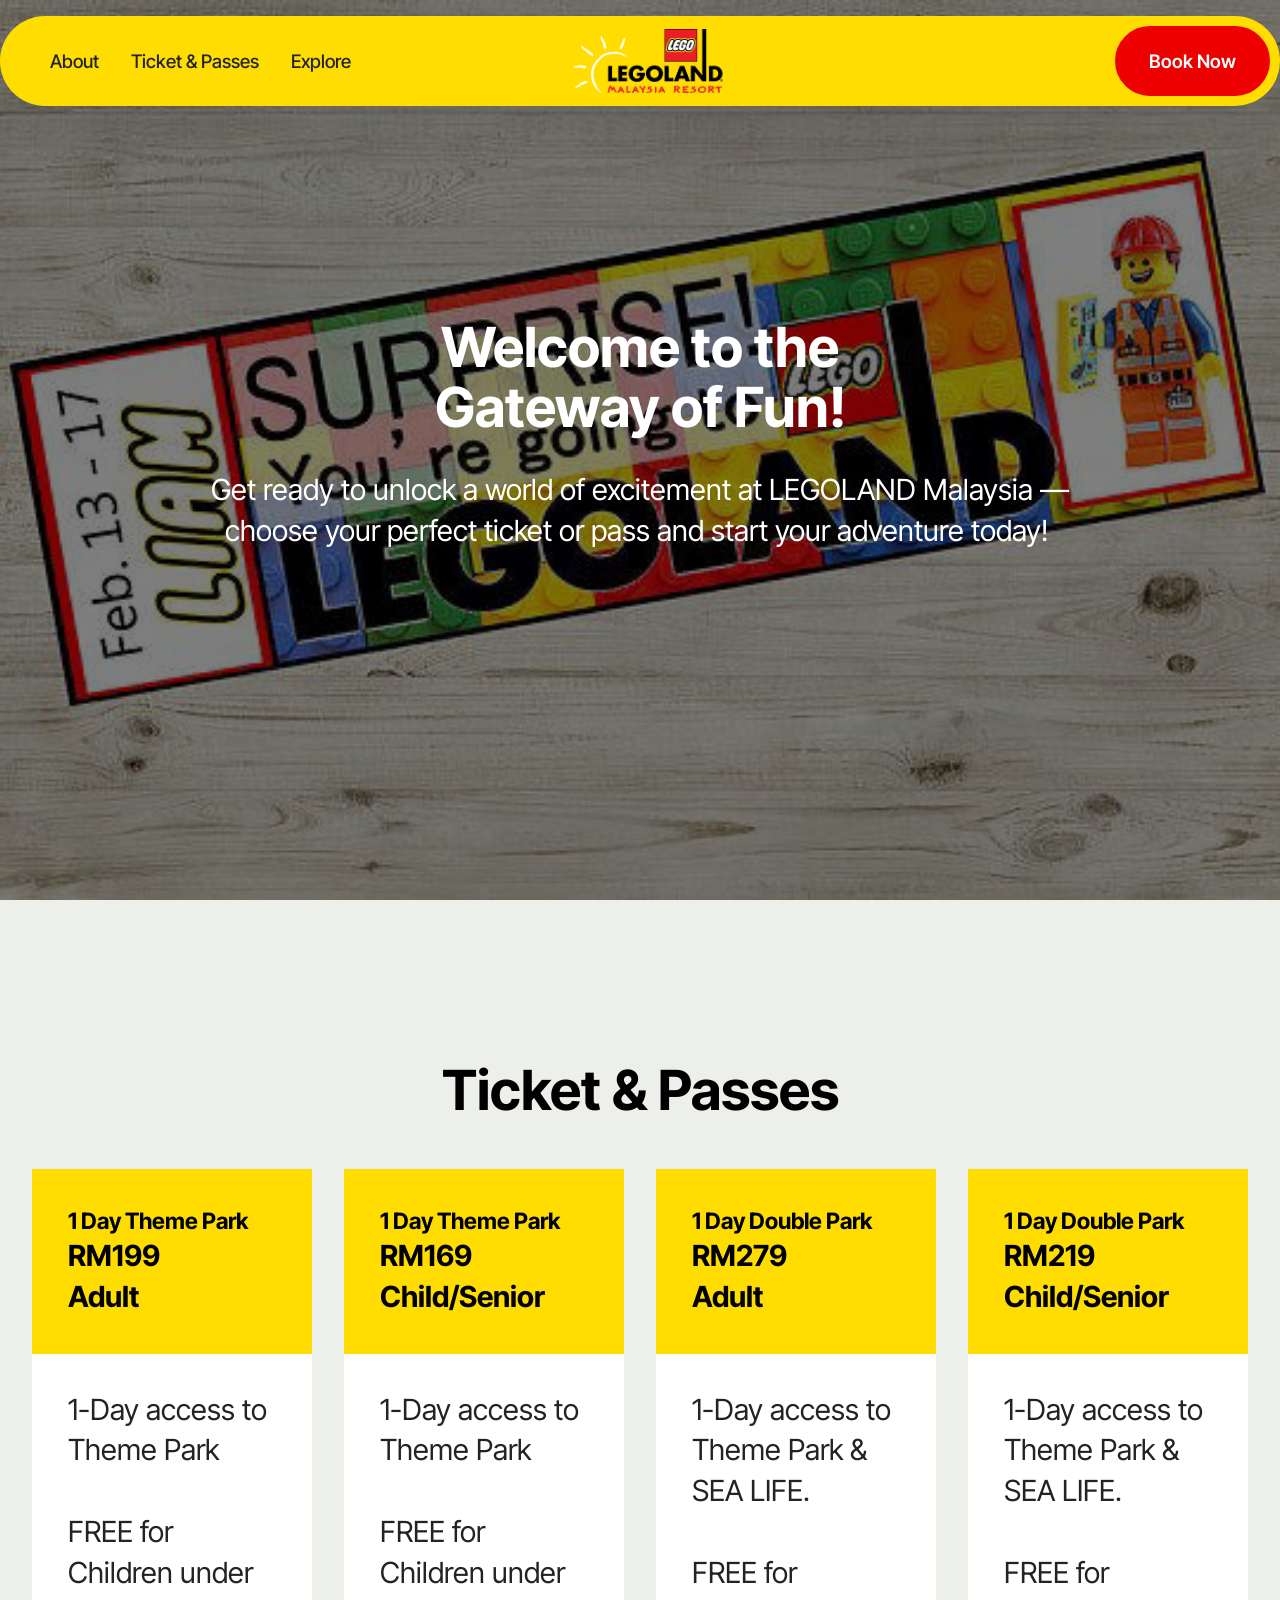
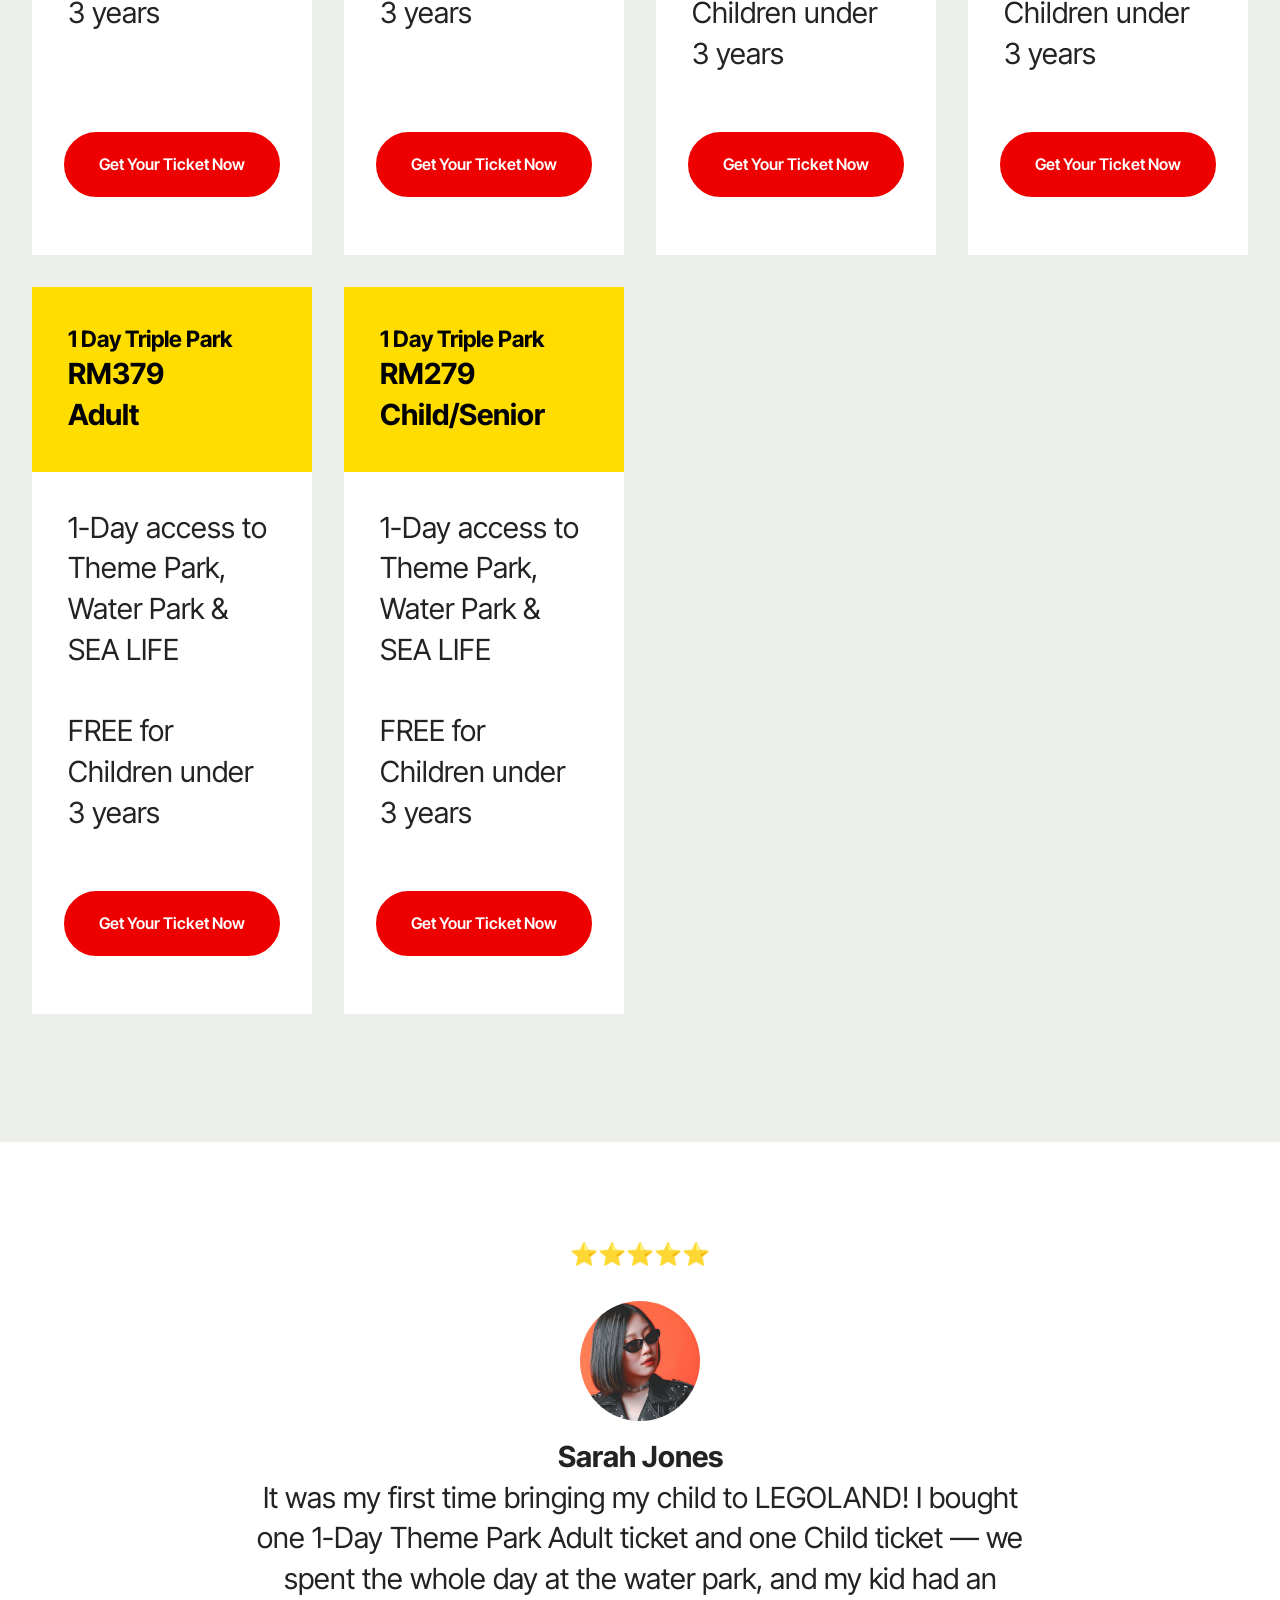
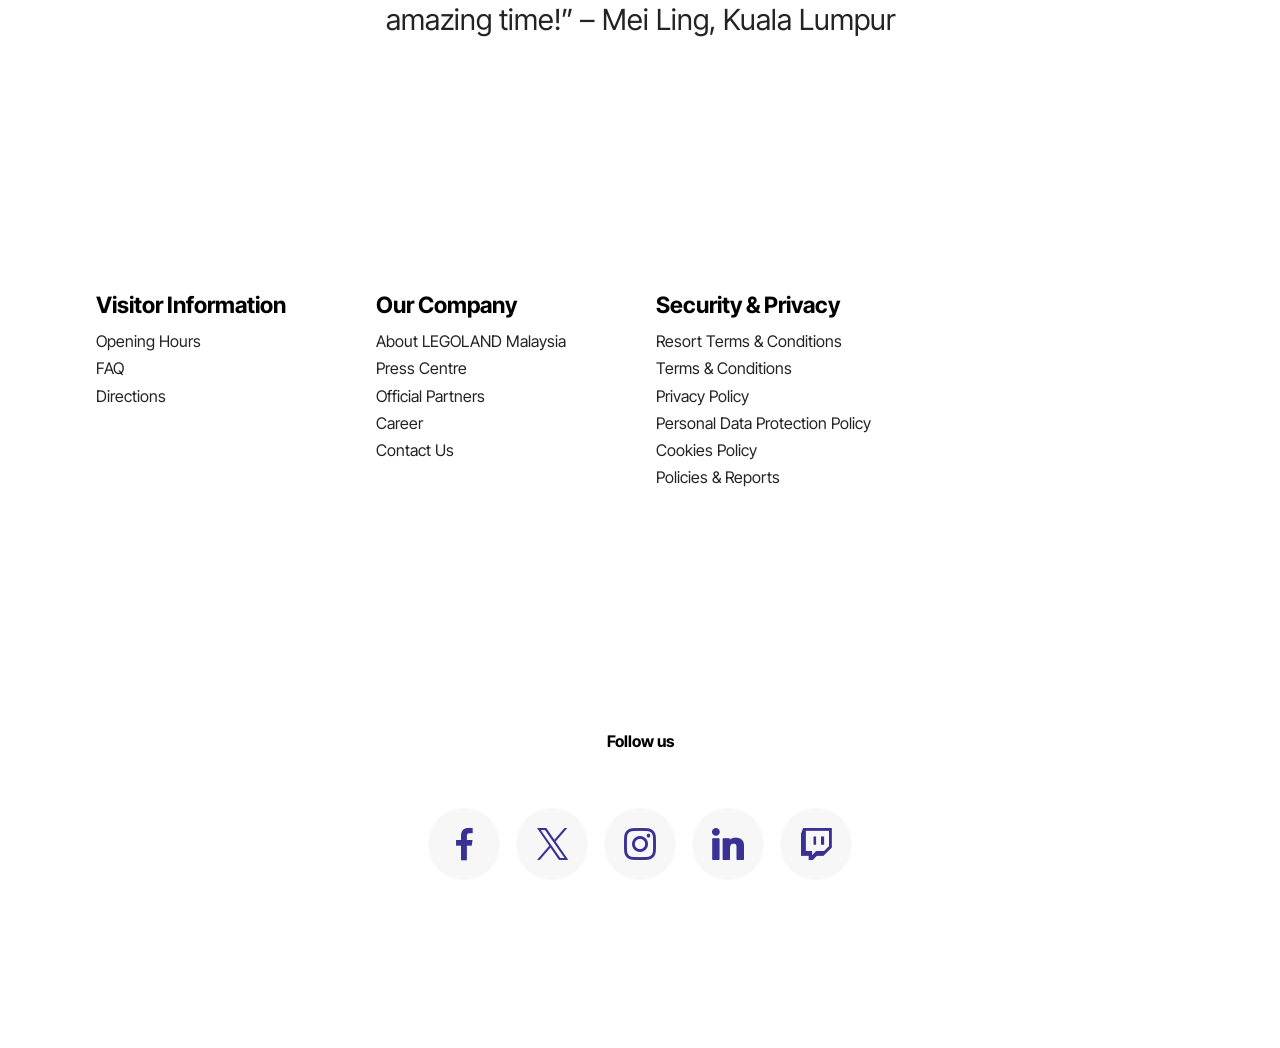
<file: page2.html>
<!DOCTYPE html>
<html  >
<head>
  <!-- Site made with Mobirise Website Builder v6.1.4, https://mobirise.com -->
  <meta charset="UTF-8">
  <meta http-equiv="X-UA-Compatible" content="IE=edge">
  <meta name="generator" content="Mobirise v6.1.4, mobirise.com">
  <meta name="viewport" content="width=device-width, initial-scale=1, minimum-scale=1">
  <link rel="shortcut icon" href="assets/images/legoland-malaysia-resort-bkwr-small-white.webp" type="image/x-icon">
  <meta name="description" content="">
  
  
  <title>LEGOLAND | Tickets &amp; Passes</title>
  <link rel="stylesheet" href="assets/web/assets/mobirise-icons2/mobirise2.css">
  <link rel="stylesheet" href="assets/bootstrap/css/bootstrap.min.css">
  <link rel="stylesheet" href="assets/parallax/jarallax.css">
  <link rel="stylesheet" href="assets/animatecss/animate.css">
  <link rel="stylesheet" href="assets/dropdown/css/style.css">
  <link rel="stylesheet" href="assets/socicon/css/styles.css">
  <link rel="stylesheet" href="assets/theme/css/style.css">
  <link rel="preload" href="https://fonts.googleapis.com/css?family=Inter+Tight:100,200,300,400,500,600,700,800,900,100i,200i,300i,400i,500i,600i,700i,800i,900i&display=swap" as="style" onload="this.onload=null;this.rel='stylesheet'">
  <noscript><link rel="stylesheet" href="https://fonts.googleapis.com/css?family=Inter+Tight:100,200,300,400,500,600,700,800,900,100i,200i,300i,400i,500i,600i,700i,800i,900i&display=swap"></noscript>
  <link rel="preload" as="style" href="assets/mobirise/css/mbr-additional.css?v=4ts2vS"><link rel="stylesheet" href="assets/mobirise/css/mbr-additional.css?v=4ts2vS" type="text/css">

  
  
  
</head>
<body>
  
  <section data-bs-version="5.1" class="menu menu4 cid-uYP7jKsOou" once="menu" id="menu04-1f">
	

	<nav class="navbar navbar-dropdown navbar-fixed-top navbar-expand-lg">
		<div class="container">
			<div class="navbar-brand">
				<span class="navbar-logo">
					<a href="index.html">
						<img src="assets/images/legoland-malaysia-resort-bkwr-small-white.webp" alt="Mobirise Website Builder" style="height: 4rem;">
					</a>
				</span>
				
			</div>
			<button class="navbar-toggler" type="button" data-toggle="collapse" data-bs-toggle="collapse" data-target="#navbarSupportedContent" data-bs-target="#navbarSupportedContent" aria-controls="navbarNavAltMarkup" aria-expanded="false" aria-label="Toggle navigation">
				<div class="hamburger">
					<span></span>
					<span></span>
					<span></span>
					<span></span>
				</div>
			</button>
			<div class="collapse navbar-collapse" id="navbarSupportedContent">
				<ul class="navbar-nav nav-dropdown" data-app-modern-menu="true"><li class="nav-item">
						<a class="nav-link link text-black text-primary display-4" href="page1.html">About</a>
					</li>
					<li class="nav-item">
						<a class="nav-link link show text-black text-primary display-4" href="page2.html" aria-expanded="false">Ticket &amp; Passes</a>
					</li>
					<li class="nav-item">
						<a class="nav-link link text-black text-primary display-4" href="page3.html">Explore</a>
					</li></ul>
				
				<div class="navbar-buttons mbr-section-btn"><a class="btn btn-primary display-4" href="https://mobiri.se">Book Now</a></div>
			</div>
		</div>
	</nav>
</section>

<section data-bs-version="5.1" class="header09 startm5 cid-uZ02jzlst4 mbr-fullscreen mbr-parallax-background" id="header09-1k">	
    
	<div class="mbr-overlay" style="opacity: 0.5; background-color: rgb(0, 0, 0);"></div>
	
	<div class="container-fluid">
		<div class="row">
			<div class="content-wrap col-12 col-md-10">
				<h1 class="mbr-section-title mbr-fonts-style mbr-white mb-4 display-1"><strong>Welcome to the</strong><br><strong> Gateway of Fun!</strong></h1>
				
				<p class="mbr-fonts-style mbr-text mbr-white mb-4 display-7">Get ready to unlock a world of excitement at LEGOLAND Malaysia — choose your perfect ticket or pass and start your adventure today!&nbsp;</p>
				
			</div>
		</div>
	</div>
</section>

<section data-bs-version="5.1" class="pricing1 cid-uYZU9xBvIG" id="pricing01-1j">
  
  
  <div class="container">
    <div class="row justify-content-center">
      <div class="col-12 content-head">
        <div class="mbr-section-head mb-5">
          <h4 class="mbr-section-title mbr-fonts-style align-center mb-0 display-1"><strong>Ticket &amp; Passes</strong></h4>
          
        </div>
      </div>
    </div>
    <div class="row"> 
      <div class="item features-without-image col-12 col-md-6 col-lg-3 item-mb">
        <div class="item-wrapper">
          <div class="item-head">
            <h5 class="item-title mbr-fonts-style mb-0 display-5"><strong>1 Day Theme Park</strong><strong><br></strong></h5>
            <h6 class="item-subtitle mbr-fonts-style mt-0 mb-0 display-7"><strong>RM199</strong><strong><br></strong><strong>Adult&nbsp;</strong></h6>
          </div>
          <div class="item-content">
            <p class="mbr-text mbr-fonts-style display-7">1-Day access to Theme Park<br><br>FREE for Children under 3 years</p>
          </div>
          <div class="mbr-section-btn item-footer"><a href="page4.html" class="btn item-btn btn-primary display-2">Get Your Ticket Now</a></div>
        </div>
      </div>

      <div class="item features-without-image col-12 col-md-6 col-lg-3 item-mb">
        <div class="item-wrapper">
          <div class="item-head">
            <h5 class="item-title mbr-fonts-style mb-0 display-5"><strong>1 Day Theme Park</strong></h5>
            <h6 class="item-subtitle mbr-fonts-style mt-0 mb-0 display-7"><strong>RM169 Child/Senior</strong></h6>
          </div>
          <div class="item-content">
            <p class="mbr-text mbr-fonts-style display-7">1-Day access to Theme Park<br><br>FREE for Children under 3 years</p>
          </div>
          <div class="mbr-section-btn item-footer"><a href="" class="btn item-btn btn-primary display-2">Get Your Ticket Now</a></div>
        </div>
      </div>

      <div class="item features-without-image col-12 col-md-6 col-lg-3 item-mb">
        <div class="item-wrapper">
          <div class="item-head">
            <h5 class="item-title mbr-fonts-style mb-0 display-5"><strong>1 Day Double Park</strong></h5>
            <h6 class="item-subtitle mbr-fonts-style mt-0 mb-0 display-7"><strong>RM279</strong><br><strong>Adult</strong><strong><br></strong></h6>
          </div>
          <div class="item-content">
            <p class="mbr-text mbr-fonts-style display-7">1-Day access to Theme Park &amp; SEA LIFE.<br><br>FREE for Children under 3 years</p>
          </div>
          <div class="mbr-section-btn item-footer"><a href="" class="btn item-btn btn-primary display-2">Get Your Ticket Now</a></div>
        </div>
      </div>
      <div class="item features-without-image col-12 col-md-6 col-lg-3 item-mb">
        <div class="item-wrapper">
          <div class="item-head">
            <h5 class="item-title mbr-fonts-style mb-0 display-5"><strong>1 Day Double Park</strong></h5>
            <h6 class="item-subtitle mbr-fonts-style mt-0 mb-0 display-7"><strong>RM219</strong><br><strong>Child/Senior</strong></h6>
          </div>
          <div class="item-content">
            <p class="mbr-text mbr-fonts-style display-7">1-Day access to Theme Park &amp; SEA LIFE.<br><br>FREE for Children under 3 years</p>
          </div>
          <div class="mbr-section-btn item-footer"><a href="" class="btn item-btn btn-primary display-2">Get Your Ticket Now</a></div>
        </div>
      </div><div class="item features-without-image col-12 col-md-6 col-lg-3 item-mb">
        <div class="item-wrapper">
          <div class="item-head">
            <h5 class="item-title mbr-fonts-style mb-0 display-5"><strong>1 Day Triple Park</strong></h5>
            <h6 class="item-subtitle mbr-fonts-style mt-0 mb-0 display-7"><strong>RM379</strong><br><strong>Adult</strong><strong><br></strong></h6>
          </div>
          <div class="item-content">
            <p class="mbr-text mbr-fonts-style display-7">1-Day access to Theme Park, Water Park &amp; SEA LIFE<br><br>FREE for Children under 3 years</p>
          </div>
          <div class="mbr-section-btn item-footer"><a href="" class="btn item-btn btn-primary display-2">Get Your Ticket Now</a></div>
        </div>
      </div><div class="item features-without-image col-12 col-md-6 col-lg-3 item-mb">
        <div class="item-wrapper">
          <div class="item-head">
            <h5 class="item-title mbr-fonts-style mb-0 display-5"><strong>1 Day Triple Park</strong></h5>
            <h6 class="item-subtitle mbr-fonts-style mt-0 mb-0 display-7"><strong>RM279</strong><br><strong>Child/Senior</strong></h6>
          </div>
          <div class="item-content">
            <p class="mbr-text mbr-fonts-style display-7">1-Day access to Theme Park, Water Park &amp; SEA LIFE<br><br>FREE for Children under 3 years</p>
          </div>
          <div class="mbr-section-btn item-footer"><a href="" class="btn item-btn btn-primary display-2">Get Your Ticket Now</a></div>
        </div>
      </div>
    </div>
  </div>
</section>

<section data-bs-version="5.1" class="people07 cid-uZ0cc6meSM" id="people07-1o">
    
    <div class="container">
        <div class="row justify-content-center">
            <div class="col-md-12 col-lg-8">
                <p class="card-text mbr-fonts-style display-5">⭐️⭐️⭐️⭐️⭐️</p>
                <div class="img-wrapper mt-4 justify-content-center">
                    <img src="assets/images/team1.jpg" alt="" data-slide-to="0" data-bs-slide-to="0">
                </div>
                <p class="card-title mbr-fonts-style mt-3 display-7">
                    <strong>Sarah Jones</strong><br>It was my first time bringing my child to LEGOLAND! I bought one 1-Day Theme Park Adult ticket and one Child ticket — we spent the whole day at the water park, and my kid had an amazing time!” – Mei Ling, Kuala Lumpur<strong><br></strong>
                </p>
            </div>
        </div>
    </div>
</section>

<section data-bs-version="5.1" class="footer1 cid-uYPgGFfcxX" once="footers" id="footer01-1g">
	

	
	
	<div class="container">
		<div class="row mbr-white">
			<div class="col-12 col-md-6 col-lg-3">
				<h5 class="mbr-section-subtitle mbr-fonts-style mb-2 display-5"><strong>Visitor Information</strong></h5>
				<ul class="list mbr-fonts-style display-2">
					<li class="mbr-text item-wrap">Opening Hours</li>
					<li class="mbr-text item-wrap">FAQ</li>
					<li class="mbr-text item-wrap">Directions</li>
					<li class="mbr-text item-wrap"><br></li>
				</ul>
			</div>
			<div class="col-12 col-md-6 col-lg-3">
				<h5 class="mbr-section-subtitle mbr-fonts-style mb-2 display-5"><strong>Our Company</strong></h5>
				<ul class="list mbr-fonts-style display-2">
					<li class="mbr-text item-wrap">About LEGOLAND Malaysia</li><li class="mbr-text item-wrap">Press Centre</li>
					<li class="mbr-text item-wrap">Official Partners</li>
					<li class="mbr-text item-wrap">Career</li>
					<li class="mbr-text item-wrap">Contact Us</li><li class="mbr-text item-wrap"><br></li>
				</ul>
			</div>
			<div class="col-12 col-md-6 col-lg-3">
				<h5 class="mbr-section-subtitle mbr-fonts-style mb-2 display-5"><strong>Security &amp; Privacy</strong></h5>
				<ul class="list mbr-fonts-style display-2">
					<li class="mbr-text item-wrap">Resort Terms &amp; Conditions</li><li class="mbr-text item-wrap">Terms &amp; Conditions</li><li class="mbr-text item-wrap">Privacy Policy</li><li class="mbr-text item-wrap">Personal Data Protection Policy</li><li class="mbr-text item-wrap">Cookies Policy</li><li class="mbr-text item-wrap">Policies &amp; Reports</li>
				</ul>
			</div>
			<div class="col-12 col-md-6 col-lg-3">
				<h5 class="mbr-section-subtitle mbr-fonts-style mb-2 display-5"></h5>
				<ul class="list mbr-fonts-style display-7">
					<li class="mbr-text item-wrap"><br></li>
				</ul>
			</div>
			
			
		</div>
	</div>
</section>

<section data-bs-version="5.1" class="social05 cid-uYPhG8Ja4h" id="social05-1h">
    

    

    <div class="container">
        <div class="row">
            <h3 class="mbr-section-title align-center mb-5 mbr-fonts-style display-2">
                <strong>Follow us</strong>
            </h3>
            <div class="col-12">
                <div class="social-row">
                    <div class="soc-item">
                        <a href="https://mobiri.se/" target="_blank">
                            <span class="mbr-iconfont socicon socicon-facebook"></span>
                        </a>
                    </div>
                    <div class="soc-item">
                        <a href="https://mobiri.se/" target="_blank">
                            <span class="mbr-iconfont socicon-twitter socicon"></span>
                        </a>
                    </div>
                    <div class="soc-item">
                        <a href="https://mobiri.se/" target="_blank">
                            <span class="mbr-iconfont socicon-instagram socicon"></span>
                        </a>
                    </div>
                    <div class="soc-item">
                        <a href="https://mobiri.se/" target="_blank">
                            <span class="mbr-iconfont socicon socicon-linkedin"></span>
                        </a>
                    </div>
                    <div class="soc-item">
                        <a href="https://mobiri.se/" target="_blank">
                            <span class="mbr-iconfont socicon socicon-twitch"></span>
                        </a>
                    </div>
                </div>
            </div>
        </div>
    </div>
</section><section class="display-7" style="padding: 0;align-items: center;justify-content: center;flex-wrap: wrap;    align-content: center;display: flex;position: relative;height: 4rem;"><a href="https://mobiri.se/4250573" style="flex: 1 1;height: 4rem;position: absolute;width: 100%;z-index: 1;"><img alt="" style="height: 4rem;" src="[data-uri]"></a><p style="margin: 0;text-align: center;" class="display-7">&#8204;</p><a style="z-index:1" href="https://mobirise.com">Mobirise </a></section><script src="assets/bootstrap/js/bootstrap.bundle.min.js"></script>  <script src="assets/parallax/jarallax.js"></script>  <script src="assets/smoothscroll/smooth-scroll.js"></script>  <script src="assets/ytplayer/index.js"></script>  <script src="assets/dropdown/js/navbar-dropdown.js"></script>  <script src="assets/theme/js/script.js"></script>  
  
  
  <input name="animation" type="hidden">
  </body>
</html>
</file>
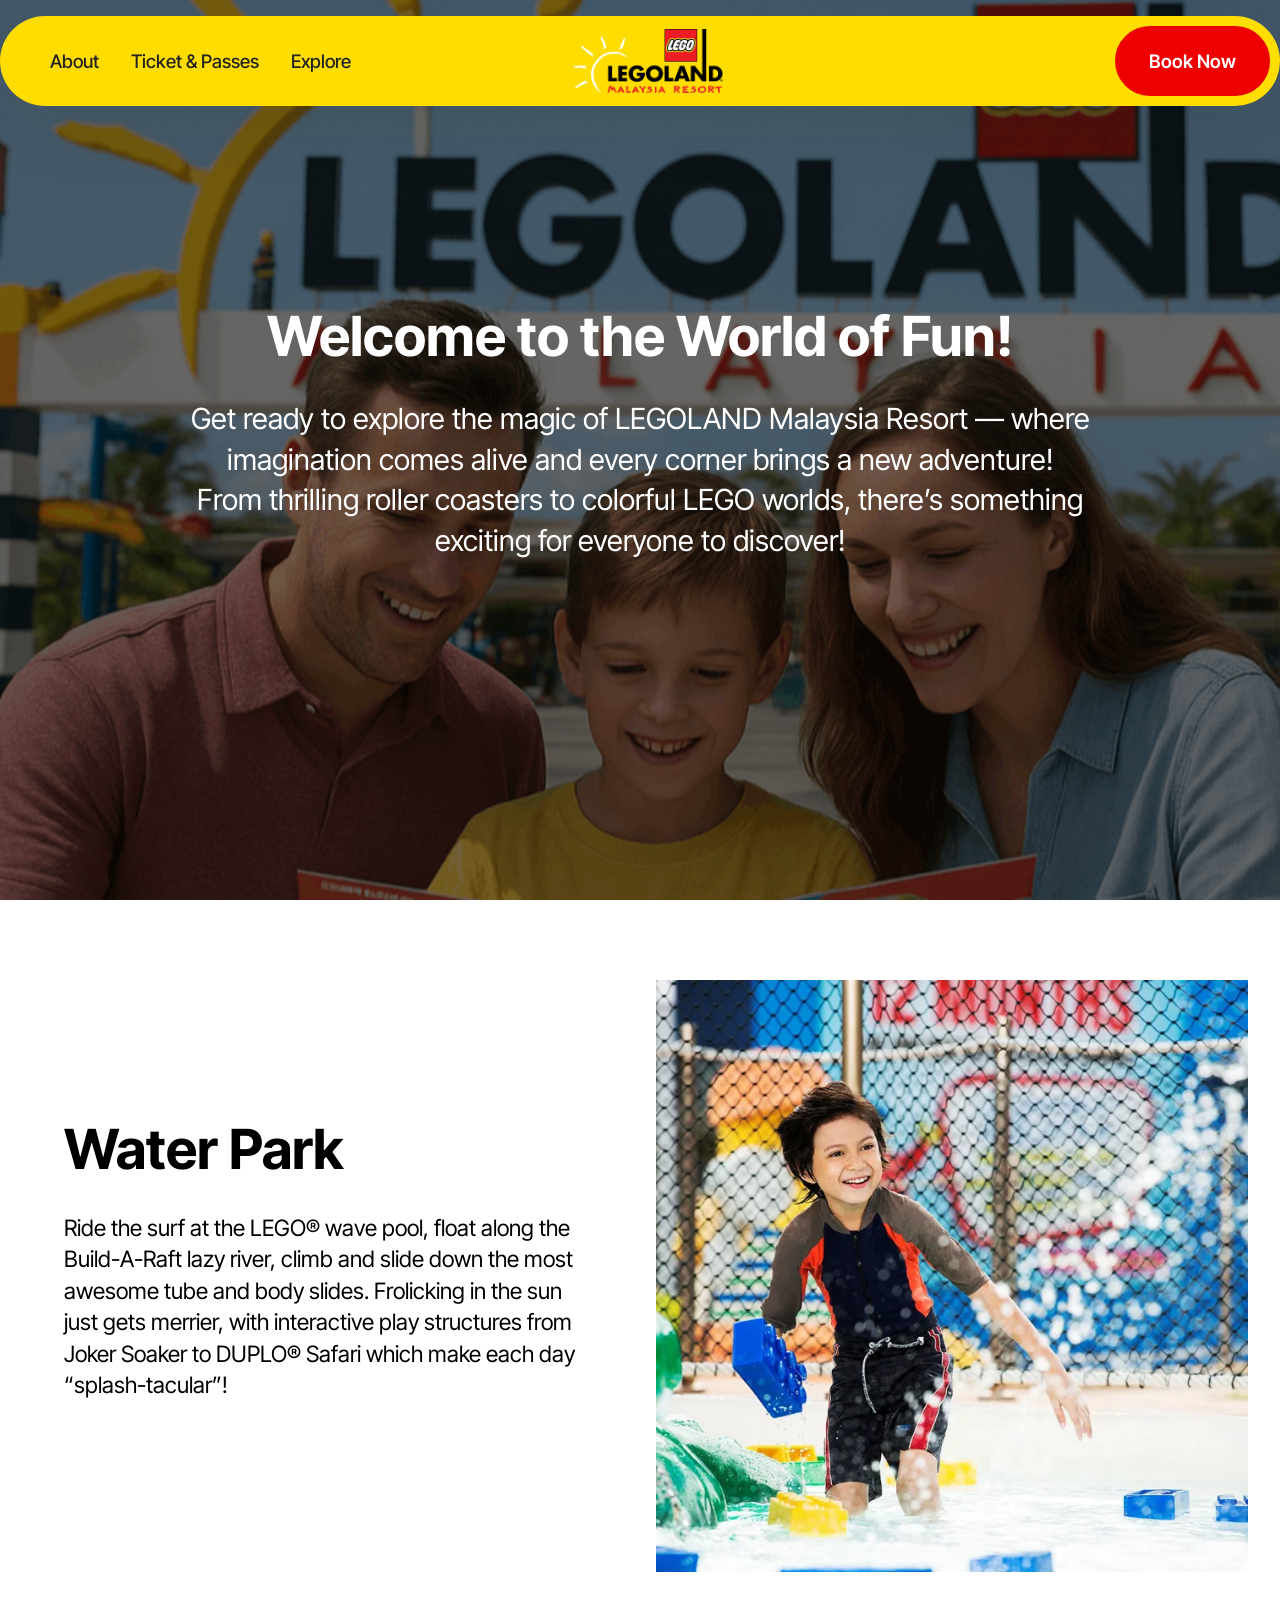
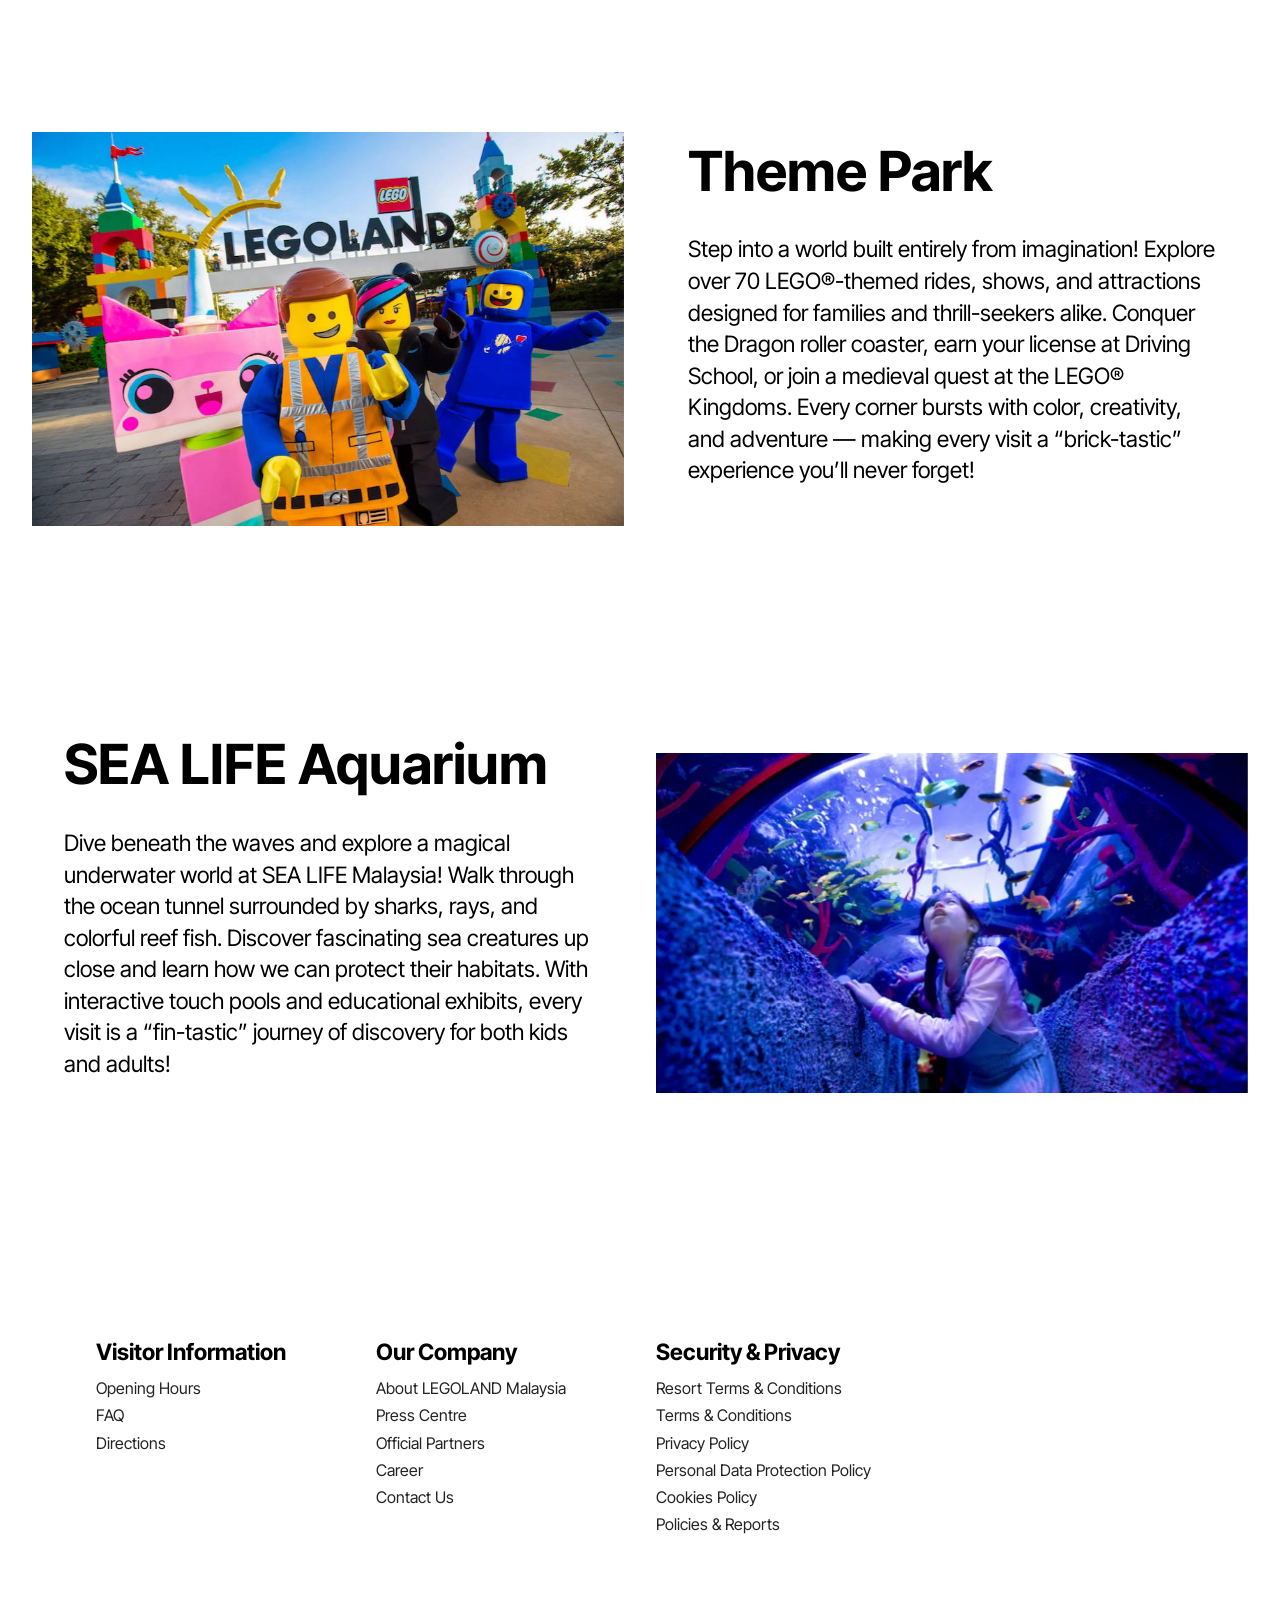
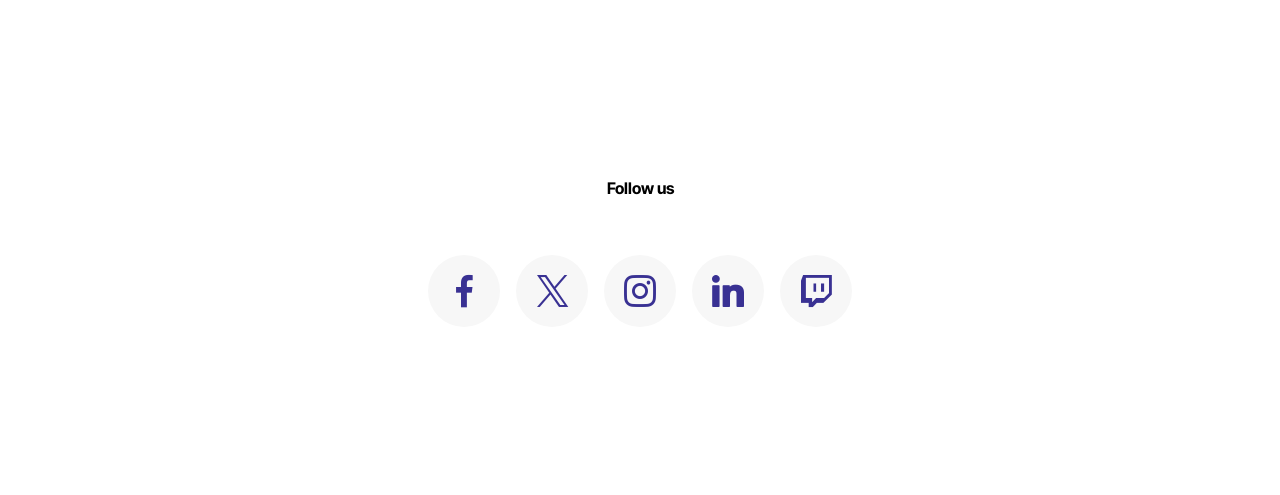
<file: page3.html>
<!DOCTYPE html>
<html  >
<head>
  <!-- Site made with Mobirise Website Builder v6.1.4, https://mobirise.com -->
  <meta charset="UTF-8">
  <meta http-equiv="X-UA-Compatible" content="IE=edge">
  <meta name="generator" content="Mobirise v6.1.4, mobirise.com">
  <meta name="viewport" content="width=device-width, initial-scale=1, minimum-scale=1">
  <link rel="shortcut icon" href="assets/images/legoland-malaysia-resort-bkwr-small-white.webp" type="image/x-icon">
  <meta name="description" content="">
  
  
  <title>LEGOLAND | Explore</title>
  <link rel="stylesheet" href="assets/web/assets/mobirise-icons2/mobirise2.css">
  <link rel="stylesheet" href="assets/bootstrap/css/bootstrap.min.css">
  <link rel="stylesheet" href="assets/animatecss/animate.css">
  <link rel="stylesheet" href="assets/dropdown/css/style.css">
  <link rel="stylesheet" href="assets/socicon/css/styles.css">
  <link rel="stylesheet" href="assets/theme/css/style.css">
  <link rel="preload" href="https://fonts.googleapis.com/css?family=Inter+Tight:100,200,300,400,500,600,700,800,900,100i,200i,300i,400i,500i,600i,700i,800i,900i&display=swap" as="style" onload="this.onload=null;this.rel='stylesheet'">
  <noscript><link rel="stylesheet" href="https://fonts.googleapis.com/css?family=Inter+Tight:100,200,300,400,500,600,700,800,900,100i,200i,300i,400i,500i,600i,700i,800i,900i&display=swap"></noscript>
  <link rel="preload" as="style" href="assets/mobirise/css/mbr-additional.css?v=6omil6"><link rel="stylesheet" href="assets/mobirise/css/mbr-additional.css?v=6omil6" type="text/css">

  
  
  
</head>
<body>
  
  <section data-bs-version="5.1" class="menu menu4 cid-uYP7jKsOou" once="menu" id="menu04-1q">
	

	<nav class="navbar navbar-dropdown navbar-fixed-top navbar-expand-lg">
		<div class="container">
			<div class="navbar-brand">
				<span class="navbar-logo">
					<a href="index.html">
						<img src="assets/images/legoland-malaysia-resort-bkwr-small-white.webp" alt="Mobirise Website Builder" style="height: 4rem;">
					</a>
				</span>
				
			</div>
			<button class="navbar-toggler" type="button" data-toggle="collapse" data-bs-toggle="collapse" data-target="#navbarSupportedContent" data-bs-target="#navbarSupportedContent" aria-controls="navbarNavAltMarkup" aria-expanded="false" aria-label="Toggle navigation">
				<div class="hamburger">
					<span></span>
					<span></span>
					<span></span>
					<span></span>
				</div>
			</button>
			<div class="collapse navbar-collapse" id="navbarSupportedContent">
				<ul class="navbar-nav nav-dropdown" data-app-modern-menu="true"><li class="nav-item">
						<a class="nav-link link text-black text-primary display-4" href="page1.html">About</a>
					</li>
					<li class="nav-item">
						<a class="nav-link link show text-black text-primary display-4" href="page2.html" aria-expanded="false">Ticket &amp; Passes</a>
					</li>
					<li class="nav-item">
						<a class="nav-link link text-black text-primary display-4" href="page3.html">Explore</a>
					</li></ul>
				
				<div class="navbar-buttons mbr-section-btn"><a class="btn btn-primary display-4" href="https://mobiri.se">Book Now</a></div>
			</div>
		</div>
	</nav>
</section>

<section data-bs-version="5.1" class="header09 startm5 cid-uZ0iT3648G mbr-fullscreen" id="header09-1v">	
    
	<div class="mbr-overlay" style="opacity: 0.5; background-color: rgb(0, 0, 0);"></div>
	
	<div class="container-fluid">
		<div class="row">
			<div class="content-wrap col-12 col-md-10">
				<h1 class="mbr-section-title mbr-fonts-style mbr-white mb-4 display-1"><strong>Welcome to the World of Fun!</strong></h1>
				
				<p class="mbr-fonts-style mbr-text mbr-white mb-4 display-7">Get ready to explore the magic of LEGOLAND Malaysia Resort — where imagination comes alive and every corner brings a new adventure!<br>From thrilling roller coasters to colorful LEGO worlds, there’s something exciting for everyone to discover!</p>
				
			</div>
		</div>
	</div>
</section>

<section data-bs-version="5.1" class="start article4 cid-uZ0gUoKV89" id="article04-1t">
	

	
	

	<div class="container">
		<div class="row justify-content-center">
			<div class="col-12 col-md-12 col-lg-6 image-wrapper">
				<img class="w-100" src="assets/images/water-park-1.webp" alt="Mobirise Website Builder">
			</div>
			<div class="col-12 col-md-12 col-lg">
				<div class="text-wrapper align-left">
					<h1 class="mbr-section-title mbr-fonts-style mb-4 display-1"><strong>Water Park</strong></h1>
					<p class="mbr-text mbr-fonts-style mb-4 display-5">Ride the surf at the LEGO® wave pool, float along the Build-A-Raft lazy river, climb and slide down the most awesome tube and body slides. Frolicking in the sun just gets merrier, with interactive play structures from Joker Soaker to DUPLO® Safari which make each day “splash-tacular”!&nbsp;&nbsp;</p>
					
				</div>
			</div>
		</div>
	</div>
</section>

<section data-bs-version="5.1" class="start article4 cid-uZ0C1rOYwI" id="article04-1z">
	

	
	

	<div class="container">
		<div class="row justify-content-center">
			<div class="col-12 col-md-12 col-lg-6 image-wrapper">
				<img class="w-100" src="assets/images/legoland20door20pic-848x565.jpg" alt="Mobirise Website Builder">
			</div>
			<div class="col-12 col-md-12 col-lg">
				<div class="text-wrapper align-left">
					<h1 class="mbr-section-title mbr-fonts-style mb-4 display-1"><strong>Theme Park</strong></h1>
					<p class="mbr-text mbr-fonts-style mb-4 display-5">Step into a world built entirely from imagination! Explore over 70 LEGO®-themed rides, shows, and attractions designed for families and thrill-seekers alike. Conquer the Dragon roller coaster, earn your license at Driving School, or join a medieval quest at the LEGO® Kingdoms. Every corner bursts with color, creativity, and adventure — making every visit a “brick-tastic” experience you’ll never forget!&nbsp;</p>
					
				</div>
			</div>
		</div>
	</div>
</section>

<section data-bs-version="5.1" class="start article4 cid-uZ0Ksl9hvZ" id="article04-20">
	

	
	

	<div class="container">
		<div class="row justify-content-center">
			<div class="col-12 col-md-12 col-lg-6 image-wrapper">
				<img class="w-100" src="assets/images/sea-life-aquarium.webp" alt="Mobirise Website Builder">
			</div>
			<div class="col-12 col-md-12 col-lg">
				<div class="text-wrapper align-left">
					<h1 class="mbr-section-title mbr-fonts-style mb-4 display-1"><strong>SEA LIFE Aquarium</strong></h1>
					<p class="mbr-text mbr-fonts-style mb-4 display-5">Dive beneath the waves and explore a magical underwater world at SEA LIFE Malaysia! Walk through the ocean tunnel surrounded by sharks, rays, and colorful reef fish. Discover fascinating sea creatures up close and learn how we can protect their habitats. With interactive touch pools and educational exhibits, every visit is a “fin-tastic” journey of discovery for both kids and adults!</p>
					
				</div>
			</div>
		</div>
	</div>
</section>

<section data-bs-version="5.1" class="footer1 cid-uYPgGFfcxX" once="footers" id="footer01-1r">
	

	
	
	<div class="container">
		<div class="row mbr-white">
			<div class="col-12 col-md-6 col-lg-3">
				<h5 class="mbr-section-subtitle mbr-fonts-style mb-2 display-5"><strong>Visitor Information</strong></h5>
				<ul class="list mbr-fonts-style display-2">
					<li class="mbr-text item-wrap">Opening Hours</li>
					<li class="mbr-text item-wrap">FAQ</li>
					<li class="mbr-text item-wrap">Directions</li>
					<li class="mbr-text item-wrap"><br></li>
				</ul>
			</div>
			<div class="col-12 col-md-6 col-lg-3">
				<h5 class="mbr-section-subtitle mbr-fonts-style mb-2 display-5"><strong>Our Company</strong></h5>
				<ul class="list mbr-fonts-style display-2">
					<li class="mbr-text item-wrap">About LEGOLAND Malaysia</li><li class="mbr-text item-wrap">Press Centre</li>
					<li class="mbr-text item-wrap">Official Partners</li>
					<li class="mbr-text item-wrap">Career</li>
					<li class="mbr-text item-wrap">Contact Us</li><li class="mbr-text item-wrap"><br></li>
				</ul>
			</div>
			<div class="col-12 col-md-6 col-lg-3">
				<h5 class="mbr-section-subtitle mbr-fonts-style mb-2 display-5"><strong>Security &amp; Privacy</strong></h5>
				<ul class="list mbr-fonts-style display-2">
					<li class="mbr-text item-wrap">Resort Terms &amp; Conditions</li><li class="mbr-text item-wrap">Terms &amp; Conditions</li><li class="mbr-text item-wrap">Privacy Policy</li><li class="mbr-text item-wrap">Personal Data Protection Policy</li><li class="mbr-text item-wrap">Cookies Policy</li><li class="mbr-text item-wrap">Policies &amp; Reports</li>
				</ul>
			</div>
			<div class="col-12 col-md-6 col-lg-3">
				<h5 class="mbr-section-subtitle mbr-fonts-style mb-2 display-5"></h5>
				<ul class="list mbr-fonts-style display-7">
					<li class="mbr-text item-wrap"><br></li>
				</ul>
			</div>
			
			
		</div>
	</div>
</section>

<section data-bs-version="5.1" class="social05 cid-uYPhG8Ja4h" id="social05-1s">
    

    

    <div class="container">
        <div class="row">
            <h3 class="mbr-section-title align-center mb-5 mbr-fonts-style display-2">
                <strong>Follow us</strong>
            </h3>
            <div class="col-12">
                <div class="social-row">
                    <div class="soc-item">
                        <a href="https://mobiri.se/" target="_blank">
                            <span class="mbr-iconfont socicon socicon-facebook"></span>
                        </a>
                    </div>
                    <div class="soc-item">
                        <a href="https://mobiri.se/" target="_blank">
                            <span class="mbr-iconfont socicon-twitter socicon"></span>
                        </a>
                    </div>
                    <div class="soc-item">
                        <a href="https://mobiri.se/" target="_blank">
                            <span class="mbr-iconfont socicon-instagram socicon"></span>
                        </a>
                    </div>
                    <div class="soc-item">
                        <a href="https://mobiri.se/" target="_blank">
                            <span class="mbr-iconfont socicon socicon-linkedin"></span>
                        </a>
                    </div>
                    <div class="soc-item">
                        <a href="https://mobiri.se/" target="_blank">
                            <span class="mbr-iconfont socicon socicon-twitch"></span>
                        </a>
                    </div>
                </div>
            </div>
        </div>
    </div>
</section><section class="display-7" style="padding: 0;align-items: center;justify-content: center;flex-wrap: wrap;    align-content: center;display: flex;position: relative;height: 4rem;"><a href="https://mobiri.se/4250573" style="flex: 1 1;height: 4rem;position: absolute;width: 100%;z-index: 1;"><img alt="" style="height: 4rem;" src="[data-uri]"></a><p style="margin: 0;text-align: center;" class="display-7">&#8204;</p><a style="z-index:1" href="https://mobirise.com/builder/ai-website-creator.html">AI Website Creator</a></section><script src="assets/bootstrap/js/bootstrap.bundle.min.js"></script>  <script src="assets/smoothscroll/smooth-scroll.js"></script>  <script src="assets/ytplayer/index.js"></script>  <script src="assets/dropdown/js/navbar-dropdown.js"></script>  <script src="assets/theme/js/script.js"></script>  
  
  
  <input name="animation" type="hidden">
  </body>
</html>
</file>
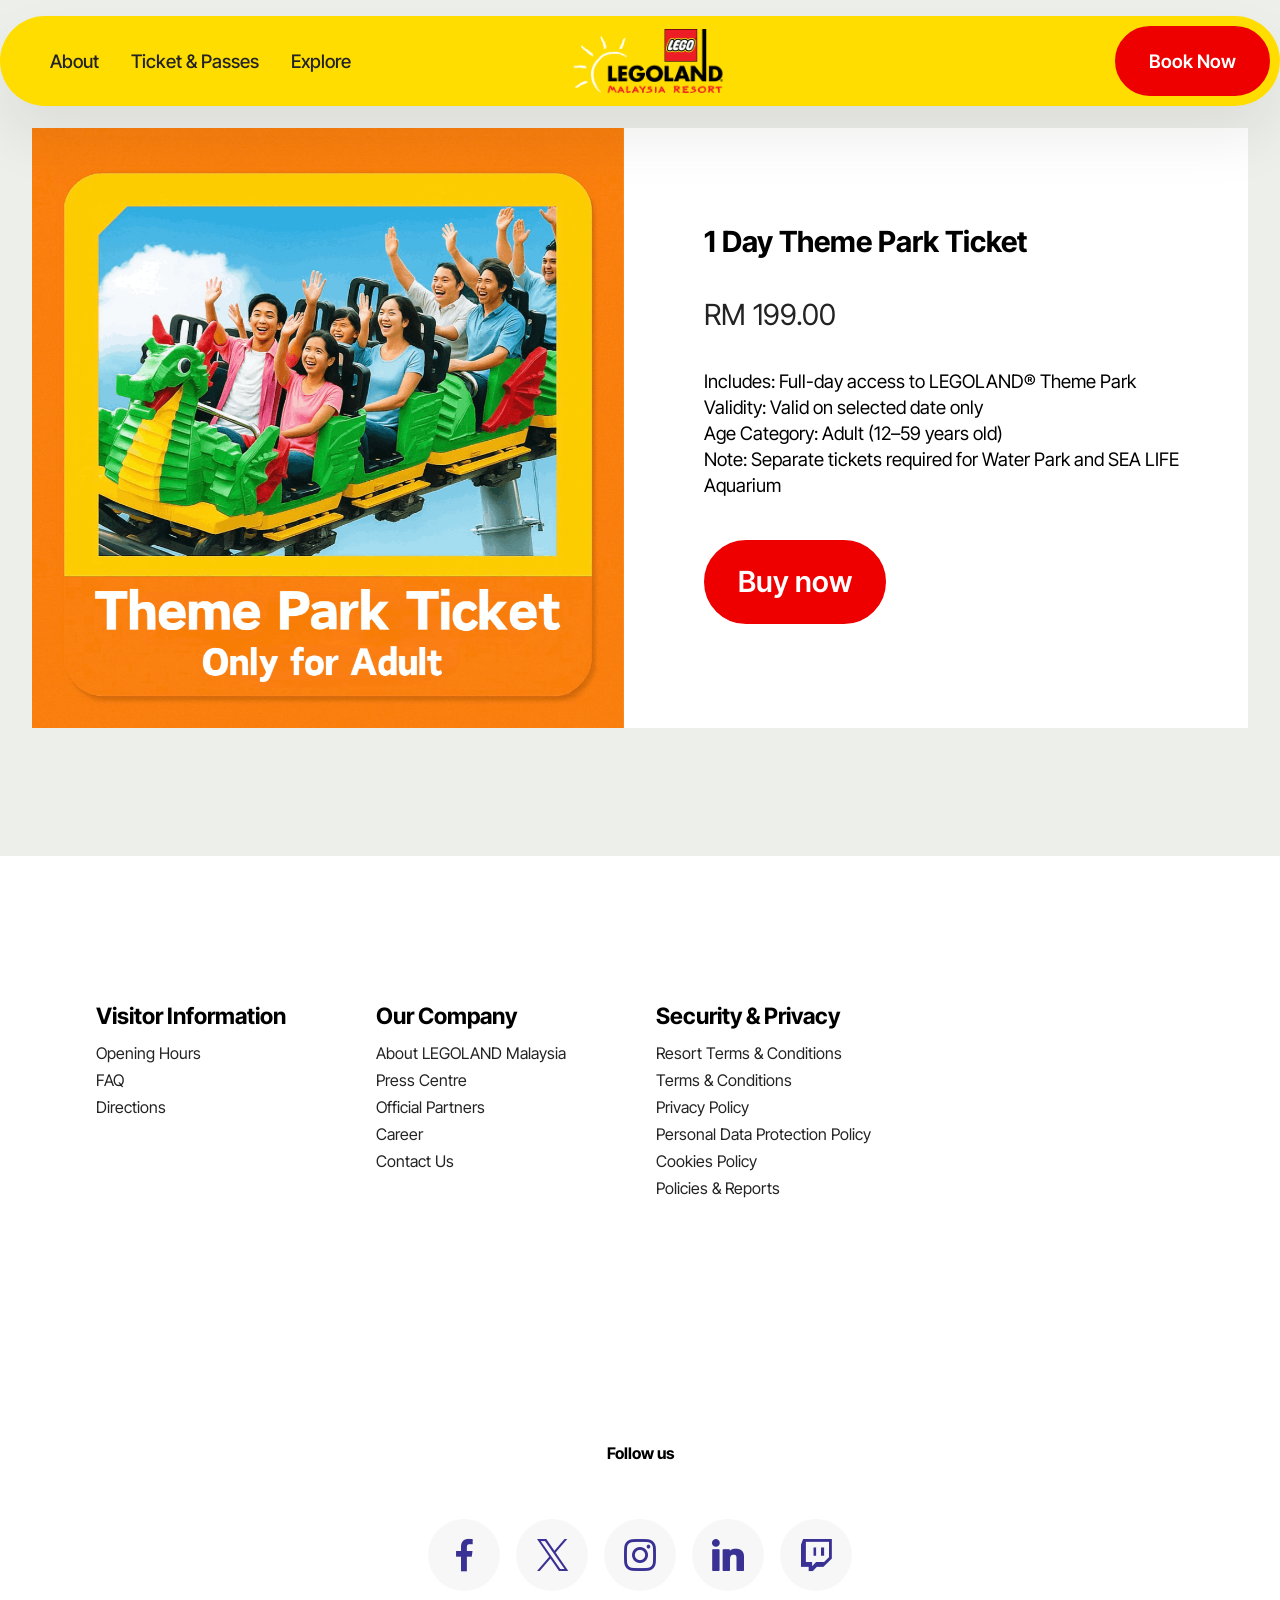
<file: page4.html>
<!DOCTYPE html>
<html  >
<head>
  <!-- Site made with Mobirise Website Builder v6.1.4, https://mobirise.com -->
  <meta charset="UTF-8">
  <meta http-equiv="X-UA-Compatible" content="IE=edge">
  <meta name="generator" content="Mobirise v6.1.4, mobirise.com">
  <meta name="viewport" content="width=device-width, initial-scale=1, minimum-scale=1">
  <link rel="shortcut icon" href="assets/images/legoland-malaysia-resort-bkwr-small-white.webp" type="image/x-icon">
  <meta name="description" content="">
  
  
  <title>LEGOLAND | 1 Day Theme Park Ticket Adult RM199</title>
  <link rel="stylesheet" href="assets/web/assets/mobirise-icons2/mobirise2.css">
  <link rel="stylesheet" href="assets/bootstrap/css/bootstrap.min.css">
  <link rel="stylesheet" href="assets/animatecss/animate.css">
  <link rel="stylesheet" href="assets/dropdown/css/style.css">
  <link rel="stylesheet" href="assets/socicon/css/styles.css">
  <link rel="stylesheet" href="assets/theme/css/style.css">
  <link rel="preload" href="https://fonts.googleapis.com/css?family=Inter+Tight:100,200,300,400,500,600,700,800,900,100i,200i,300i,400i,500i,600i,700i,800i,900i&display=swap" as="style" onload="this.onload=null;this.rel='stylesheet'">
  <noscript><link rel="stylesheet" href="https://fonts.googleapis.com/css?family=Inter+Tight:100,200,300,400,500,600,700,800,900,100i,200i,300i,400i,500i,600i,700i,800i,900i&display=swap"></noscript>
  <link rel="preload" as="style" href="assets/mobirise/css/mbr-additional.css?v=ncVZ2G"><link rel="stylesheet" href="assets/mobirise/css/mbr-additional.css?v=ncVZ2G" type="text/css">

  
  
  
</head>
<body>
  
  <section data-bs-version="5.1" class="menu menu4 cid-uYP7jKsOou" once="menu" id="menu04-21">
	

	<nav class="navbar navbar-dropdown navbar-fixed-top navbar-expand-lg">
		<div class="container">
			<div class="navbar-brand">
				<span class="navbar-logo">
					<a href="index.html">
						<img src="assets/images/legoland-malaysia-resort-bkwr-small-white.webp" alt="Mobirise Website Builder" style="height: 4rem;">
					</a>
				</span>
				
			</div>
			<button class="navbar-toggler" type="button" data-toggle="collapse" data-bs-toggle="collapse" data-target="#navbarSupportedContent" data-bs-target="#navbarSupportedContent" aria-controls="navbarNavAltMarkup" aria-expanded="false" aria-label="Toggle navigation">
				<div class="hamburger">
					<span></span>
					<span></span>
					<span></span>
					<span></span>
				</div>
			</button>
			<div class="collapse navbar-collapse" id="navbarSupportedContent">
				<ul class="navbar-nav nav-dropdown" data-app-modern-menu="true"><li class="nav-item">
						<a class="nav-link link text-black text-primary display-4" href="page1.html">About</a>
					</li>
					<li class="nav-item">
						<a class="nav-link link show text-black text-primary display-4" href="page2.html" aria-expanded="false">Ticket &amp; Passes</a>
					</li>
					<li class="nav-item">
						<a class="nav-link link text-black text-primary display-4" href="page3.html">Explore</a>
					</li></ul>
				
				<div class="navbar-buttons mbr-section-btn"><a class="btn btn-primary display-4" href="https://mobiri.se">Book Now</a></div>
			</div>
		</div>
	</nav>
</section>

<section data-bs-version="5.1" class="features024 cid-uZ0PVCknqd" id="features024-24">
  

  
  

  <div class="container">
    <div class="row justify-content-center align-items-center">
      <div class="col-12">
        <div class="card-wrapper">
          <div class="row">
            <div class="col-12 col-md-12 col-lg-6 image-wrapper">
              <img class="w-100" src="assets/images/e4bda0e79a84e6aeb5e890bde69687e5ad97-1080x1080.png" alt="Mobirise Website Builder">
            </div>
            <div class="col-12 col-lg col-md-12">
              <div class="text-wrapper align-left">
                <h5 class="mbr-section-title mbr-fonts-style mb-4 display-7"><strong>1 Day Theme Park Ticket</strong></h5>
                <p class="price mbr-fonts-style mb-4 display-7">RM 199.00
                </p>
                <p class="mbr-text mbr-fonts-style mb-4 display-4">Includes: Full-day access to LEGOLAND® Theme Park<br>Validity: Valid on selected date only<br>Age Category: Adult (12–59 years old)<br>Note: Separate tickets required for Water Park and SEA LIFE Aquarium</p>
                <div class="mbr-section-btn mt-3"><a class="btn btn-lg btn-primary display-7" href="https://mobiri.se">Buy now</a></div>
              </div>
            </div>
          </div>
        </div>
      </div>
    </div>
  </div>
</section>

<section data-bs-version="5.1" class="footer1 cid-uYPgGFfcxX" once="footers" id="footer01-22">
	

	
	
	<div class="container">
		<div class="row mbr-white">
			<div class="col-12 col-md-6 col-lg-3">
				<h5 class="mbr-section-subtitle mbr-fonts-style mb-2 display-5"><strong>Visitor Information</strong></h5>
				<ul class="list mbr-fonts-style display-2">
					<li class="mbr-text item-wrap">Opening Hours</li>
					<li class="mbr-text item-wrap">FAQ</li>
					<li class="mbr-text item-wrap">Directions</li>
					<li class="mbr-text item-wrap"><br></li>
				</ul>
			</div>
			<div class="col-12 col-md-6 col-lg-3">
				<h5 class="mbr-section-subtitle mbr-fonts-style mb-2 display-5"><strong>Our Company</strong></h5>
				<ul class="list mbr-fonts-style display-2">
					<li class="mbr-text item-wrap">About LEGOLAND Malaysia</li><li class="mbr-text item-wrap">Press Centre</li>
					<li class="mbr-text item-wrap">Official Partners</li>
					<li class="mbr-text item-wrap">Career</li>
					<li class="mbr-text item-wrap">Contact Us</li><li class="mbr-text item-wrap"><br></li>
				</ul>
			</div>
			<div class="col-12 col-md-6 col-lg-3">
				<h5 class="mbr-section-subtitle mbr-fonts-style mb-2 display-5"><strong>Security &amp; Privacy</strong></h5>
				<ul class="list mbr-fonts-style display-2">
					<li class="mbr-text item-wrap">Resort Terms &amp; Conditions</li><li class="mbr-text item-wrap">Terms &amp; Conditions</li><li class="mbr-text item-wrap">Privacy Policy</li><li class="mbr-text item-wrap">Personal Data Protection Policy</li><li class="mbr-text item-wrap">Cookies Policy</li><li class="mbr-text item-wrap">Policies &amp; Reports</li>
				</ul>
			</div>
			<div class="col-12 col-md-6 col-lg-3">
				<h5 class="mbr-section-subtitle mbr-fonts-style mb-2 display-5"></h5>
				<ul class="list mbr-fonts-style display-7">
					<li class="mbr-text item-wrap"><br></li>
				</ul>
			</div>
			
			
		</div>
	</div>
</section>

<section data-bs-version="5.1" class="social05 cid-uYPhG8Ja4h" id="social05-23">
    

    

    <div class="container">
        <div class="row">
            <h3 class="mbr-section-title align-center mb-5 mbr-fonts-style display-2">
                <strong>Follow us</strong>
            </h3>
            <div class="col-12">
                <div class="social-row">
                    <div class="soc-item">
                        <a href="https://mobiri.se/" target="_blank">
                            <span class="mbr-iconfont socicon socicon-facebook"></span>
                        </a>
                    </div>
                    <div class="soc-item">
                        <a href="https://mobiri.se/" target="_blank">
                            <span class="mbr-iconfont socicon-twitter socicon"></span>
                        </a>
                    </div>
                    <div class="soc-item">
                        <a href="https://mobiri.se/" target="_blank">
                            <span class="mbr-iconfont socicon-instagram socicon"></span>
                        </a>
                    </div>
                    <div class="soc-item">
                        <a href="https://mobiri.se/" target="_blank">
                            <span class="mbr-iconfont socicon socicon-linkedin"></span>
                        </a>
                    </div>
                    <div class="soc-item">
                        <a href="https://mobiri.se/" target="_blank">
                            <span class="mbr-iconfont socicon socicon-twitch"></span>
                        </a>
                    </div>
                </div>
            </div>
        </div>
    </div>
</section><section class="display-7" style="padding: 0;align-items: center;justify-content: center;flex-wrap: wrap;    align-content: center;display: flex;position: relative;height: 4rem;"><a href="https://mobiri.se/4250573" style="flex: 1 1;height: 4rem;position: absolute;width: 100%;z-index: 1;"><img alt="" style="height: 4rem;" src="[data-uri]"></a><p style="margin: 0;text-align: center;" class="display-7">&#8204;</p><a style="z-index:1" href="https://mobirise.com"> Website Building Software</a></section><script src="assets/bootstrap/js/bootstrap.bundle.min.js"></script>  <script src="assets/smoothscroll/smooth-scroll.js"></script>  <script src="assets/ytplayer/index.js"></script>  <script src="assets/dropdown/js/navbar-dropdown.js"></script>  <script src="assets/theme/js/script.js"></script>  
  
  
  <input name="animation" type="hidden">
  </body>
</html>
</file>
<file: assets/web/assets/mobirise-icons2/mobirise2.css>
@font-face {
  font-family: 'Moririse2';
  font-display: swap;
  src:  url('mobirise2.eot?f2bix4');
  src:  url('mobirise2.eot?f2bix4#iefix') format('embedded-opentype'),
    url('mobirise2.ttf?f2bix4') format('truetype'),
    url('mobirise2.woff?f2bix4') format('woff'),
    url('mobirise2.svg?f2bix4#mobirise2') format('svg');
  font-weight: normal;
  font-style: normal;
}

[class^="mobi-"], [class*=" mobi-"] {
  /* use !important to prevent issues with browser extensions that change fonts */
  font-family: 'Moririse2' !important;
  speak: none;
  font-style: normal;
  font-weight: normal;
  font-variant: normal;
  text-transform: none;
  line-height: 1;

  /* Better Font Rendering =========== */
  -webkit-font-smoothing: antialiased;
  -moz-osx-font-smoothing: grayscale;
}

.mobi-mbri-add-submenu:before {
  content: "\e900";
}
.mobi-mbri-alert:before {
  content: "\e901";
}
.mobi-mbri-align-center:before {
  content: "\e902";
}
.mobi-mbri-align-justify:before {
  content: "\e903";
}
.mobi-mbri-align-left:before {
  content: "\e904";
}
.mobi-mbri-align-right:before {
  content: "\e905";
}
.mobi-mbri-android:before {
  content: "\e906";
}
.mobi-mbri-apple:before {
  content: "\e907";
}
.mobi-mbri-arrow-down:before {
  content: "\e908";
}
.mobi-mbri-arrow-next:before {
  content: "\e909";
}
.mobi-mbri-arrow-prev:before {
  content: "\e90a";
}
.mobi-mbri-arrow-up:before {
  content: "\e90b";
}
.mobi-mbri-bold:before {
  content: "\e90c";
}
.mobi-mbri-bookmark:before {
  content: "\e90d";
}
.mobi-mbri-bootstrap:before {
  content: "\e90e";
}
.mobi-mbri-briefcase:before {
  content: "\e90f";
}
.mobi-mbri-browse:before {
  content: "\e910";
}
.mobi-mbri-bulleted-list:before {
  content: "\e911";
}
.mobi-mbri-calendar:before {
  content: "\e912";
}
.mobi-mbri-camera:before {
  content: "\e913";
}
.mobi-mbri-cart-add:before {
  content: "\e914";
}
.mobi-mbri-cart-full:before {
  content: "\e915";
}
.mobi-mbri-cash:before {
  content: "\e916";
}
.mobi-mbri-change-style:before {
  content: "\e917";
}
.mobi-mbri-chat:before {
  content: "\e918";
}
.mobi-mbri-clock:before {
  content: "\e919";
}
.mobi-mbri-close:before {
  content: "\e91a";
}
.mobi-mbri-cloud:before {
  content: "\e91b";
}
.mobi-mbri-code:before {
  content: "\e91c";
}
.mobi-mbri-contact-form:before {
  content: "\e91d";
}
.mobi-mbri-credit-card:before {
  content: "\e91e";
}
.mobi-mbri-cursor-click:before {
  content: "\e91f";
}
.mobi-mbri-cust-feedback:before {
  content: "\e920";
}
.mobi-mbri-database:before {
  content: "\e921";
}
.mobi-mbri-delivery:before {
  content: "\e922";
}
.mobi-mbri-desktop:before {
  content: "\e923";
}
.mobi-mbri-devices:before {
  content: "\e924";
}
.mobi-mbri-down:before {
  content: "\e925";
}
.mobi-mbri-download-2:before {
  content: "\e926";
}
.mobi-mbri-download:before {
  content: "\e927";
}
.mobi-mbri-drag-n-drop-2:before {
  content: "\e928";
}
.mobi-mbri-drag-n-drop:before {
  content: "\e929";
}
.mobi-mbri-edit-2:before {
  content: "\e92a";
}
.mobi-mbri-edit:before {
  content: "\e92b";
}
.mobi-mbri-error:before {
  content: "\e92c";
}
.mobi-mbri-extension:before {
  content: "\e92d";
}
.mobi-mbri-features:before {
  content: "\e92e";
}
.mobi-mbri-file:before {
  content: "\e92f";
}
.mobi-mbri-flag:before {
  content: "\e930";
}
.mobi-mbri-folder:before {
  content: "\e931";
}
.mobi-mbri-gift:before {
  content: "\e932";
}
.mobi-mbri-github:before {
  content: "\e933";
}
.mobi-mbri-globe-2:before {
  content: "\e934";
}
.mobi-mbri-globe:before {
  content: "\e935";
}
.mobi-mbri-growing-chart:before {
  content: "\e936";
}
.mobi-mbri-hearth:before {
  content: "\e937";
}
.mobi-mbri-help:before {
  content: "\e938";
}
.mobi-mbri-home:before {
  content: "\e939";
}
.mobi-mbri-hot-cup:before {
  content: "\e93a";
}
.mobi-mbri-idea:before {
  content: "\e93b";
}
.mobi-mbri-image-gallery:before {
  content: "\e93c";
}
.mobi-mbri-image-slider:before {
  content: "\e93d";
}
.mobi-mbri-info:before {
  content: "\e93e";
}
.mobi-mbri-italic:before {
  content: "\e93f";
}
.mobi-mbri-key:before {
  content: "\e940";
}
.mobi-mbri-laptop:before {
  content: "\e941";
}
.mobi-mbri-layers:before {
  content: "\e942";
}
.mobi-mbri-left-right:before {
  content: "\e943";
}
.mobi-mbri-left:before {
  content: "\e944";
}
.mobi-mbri-letter:before {
  content: "\e945";
}
.mobi-mbri-like:before {
  content: "\e946";
}
.mobi-mbri-link:before {
  content: "\e947";
}
.mobi-mbri-lock:before {
  content: "\e948";
}
.mobi-mbri-login:before {
  content: "\e949";
}
.mobi-mbri-logout:before {
  content: "\e94a";
}
.mobi-mbri-magic-stick:before {
  content: "\e94b";
}
.mobi-mbri-map-pin:before {
  content: "\e94c";
}
.mobi-mbri-menu:before {
  content: "\e94d";
}
.mobi-mbri-mobile-2:before {
  content: "\e94e";
}
.mobi-mbri-mobile-horizontal:before {
  content: "\e94f";
}
.mobi-mbri-mobile:before {
  content: "\e950";
}
.mobi-mbri-mobirise:before {
  content: "\e951";
}
.mobi-mbri-more-horizontal:before {
  content: "\e952";
}
.mobi-mbri-more-vertical:before {
  content: "\e953";
}
.mobi-mbri-music:before {
  content: "\e954";
}
.mobi-mbri-new-file:before {
  content: "\e955";
}
.mobi-mbri-numbered-list:before {
  content: "\e956";
}
.mobi-mbri-opened-folder:before {
  content: "\e957";
}
.mobi-mbri-pages:before {
  content: "\e958";
}
.mobi-mbri-paper-plane:before {
  content: "\e959";
}
.mobi-mbri-paperclip:before {
  content: "\e95a";
}
.mobi-mbri-phone:before {
  content: "\e95b";
}
.mobi-mbri-photo:before {
  content: "\e95c";
}
.mobi-mbri-photos:before {
  content: "\e95d";
}
.mobi-mbri-pin:before {
  content: "\e95e";
}
.mobi-mbri-play:before {
  content: "\e95f";
}
.mobi-mbri-plus:before {
  content: "\e960";
}
.mobi-mbri-preview:before {
  content: "\e961";
}
.mobi-mbri-print:before {
  content: "\e962";
}
.mobi-mbri-protect:before {
  content: "\e963";
}
.mobi-mbri-question:before {
  content: "\e964";
}
.mobi-mbri-quote-left:before {
  content: "\e965";
}
.mobi-mbri-quote-right:before {
  content: "\e966";
}
.mobi-mbri-redo:before {
  content: "\e967";
}
.mobi-mbri-refresh:before {
  content: "\e968";
}
.mobi-mbri-responsive-2:before {
  content: "\e969";
}
.mobi-mbri-responsive:before {
  content: "\e96a";
}
.mobi-mbri-right:before {
  content: "\e96b";
}
.mobi-mbri-rocket:before {
  content: "\e96c";
}
.mobi-mbri-sad-face:before {
  content: "\e96d";
}
.mobi-mbri-sale:before {
  content: "\e96e";
}
.mobi-mbri-save:before {
  content: "\e96f";
}
.mobi-mbri-search:before {
  content: "\e970";
}
.mobi-mbri-setting-2:before {
  content: "\e971";
}
.mobi-mbri-setting-3:before {
  content: "\e972";
}
.mobi-mbri-setting:before {
  content: "\e973";
}
.mobi-mbri-share:before {
  content: "\e974";
}
.mobi-mbri-shopping-bag:before {
  content: "\e975";
}
.mobi-mbri-shopping-basket:before {
  content: "\e976";
}
.mobi-mbri-shopping-cart:before {
  content: "\e977";
}
.mobi-mbri-sites:before {
  content: "\e978";
}
.mobi-mbri-smile-face:before {
  content: "\e979";
}
.mobi-mbri-speed:before {
  content: "\e97a";
}
.mobi-mbri-star:before {
  content: "\e97b";
}
.mobi-mbri-success:before {
  content: "\e97c";
}
.mobi-mbri-sun:before {
  content: "\e97d";
}
.mobi-mbri-sun2:before {
  content: "\e97e";
}
.mobi-mbri-tablet-vertical:before {
  content: "\e97f";
}
.mobi-mbri-tablet:before {
  content: "\e980";
}
.mobi-mbri-target:before {
  content: "\e981";
}
.mobi-mbri-timer:before {
  content: "\e982";
}
.mobi-mbri-to-ftp:before {
  content: "\e983";
}
.mobi-mbri-to-local-drive:before {
  content: "\e984";
}
.mobi-mbri-touch-swipe:before {
  content: "\e985";
}
.mobi-mbri-touch:before {
  content: "\e986";
}
.mobi-mbri-trash:before {
  content: "\e987";
}
.mobi-mbri-underline:before {
  content: "\e988";
}
.mobi-mbri-undo:before {
  content: "\e989";
}
.mobi-mbri-unlink:before {
  content: "\e98a";
}
.mobi-mbri-unlock:before {
  content: "\e98b";
}
.mobi-mbri-up-down:before {
  content: "\e98c";
}
.mobi-mbri-up:before {
  content: "\e98d";
}
.mobi-mbri-update:before {
  content: "\e98e";
}
.mobi-mbri-upload-2:before {
  content: "\e98f";
}
.mobi-mbri-upload:before {
  content: "\e990";
}
.mobi-mbri-user-2:before {
  content: "\e991";
}
.mobi-mbri-user:before {
  content: "\e992";
}
.mobi-mbri-users:before {
  content: "\e993";
}
.mobi-mbri-video-play:before {
  content: "\e994";
}
.mobi-mbri-video:before {
  content: "\e995";
}
.mobi-mbri-watch:before {
  content: "\e996";
}
.mobi-mbri-website-theme-2:before {
  content: "\e997";
}
.mobi-mbri-website-theme:before {
  content: "\e998";
}
.mobi-mbri-wifi:before {
  content: "\e999";
}
.mobi-mbri-windows:before {
  content: "\e99a";
}
.mobi-mbri-zoom-in:before {
  content: "\e99b";
}
.mobi-mbri-zoom-out:before {
  content: "\e99c";
}
</file>
<file: assets/web/assets/mobirise-icons/mobirise-icons.css>
@font-face {
  font-family: 'MobiriseIcons';
  src:  url('mobirise-icons.eot?spat4u');
  src:  url('mobirise-icons.eot?spat4u#iefix') format('embedded-opentype'),
    url('mobirise-icons.ttf?spat4u') format('truetype'),
    url('mobirise-icons.woff?spat4u') format('woff'),
    url('mobirise-icons.svg?spat4u#MobiriseIcons') format('svg');
  font-weight: normal;
  font-style: normal;
  font-display: swap;
}

[class^="mbri-"], [class*=" mbri-"] {
  /* use !important to prevent issues with browser extensions that change fonts */
  font-family: MobiriseIcons !important;
  speak: none;
  font-style: normal;
  font-weight: normal;
  font-variant: normal;
  text-transform: none;
  line-height: 1;

  /* Better Font Rendering =========== */
  -webkit-font-smoothing: antialiased;
  -moz-osx-font-smoothing: grayscale;
}

.mbri-add-submenu:before {
  content: "\e900";
}
.mbri-alert:before {
  content: "\e901";
}
.mbri-align-center:before {
  content: "\e902";
}
.mbri-align-justify:before {
  content: "\e903";
}
.mbri-align-left:before {
  content: "\e904";
}
.mbri-align-right:before {
  content: "\e905";
}
.mbri-android:before {
  content: "\e906";
}
.mbri-apple:before {
  content: "\e907";
}
.mbri-arrow-down:before {
  content: "\e908";
}
.mbri-arrow-next:before {
  content: "\e909";
}
.mbri-arrow-prev:before {
  content: "\e90a";
}
.mbri-arrow-up:before {
  content: "\e90b";
}
.mbri-bold:before {
  content: "\e90c";
}
.mbri-bookmark:before {
  content: "\e90d";
}
.mbri-bootstrap:before {
  content: "\e90e";
}
.mbri-briefcase:before {
  content: "\e90f";
}
.mbri-browse:before {
  content: "\e910";
}
.mbri-bulleted-list:before {
  content: "\e911";
}
.mbri-calendar:before {
  content: "\e912";
}
.mbri-camera:before {
  content: "\e913";
}
.mbri-cart-add:before {
  content: "\e914";
}
.mbri-cart-full:before {
  content: "\e915";
}
.mbri-cash:before {
  content: "\e916";
}
.mbri-change-style:before {
  content: "\e917";
}
.mbri-chat:before {
  content: "\e918";
}
.mbri-clock:before {
  content: "\e919";
}
.mbri-close:before {
  content: "\e91a";
}
.mbri-cloud:before {
  content: "\e91b";
}
.mbri-code:before {
  content: "\e91c";
}
.mbri-contact-form:before {
  content: "\e91d";
}
.mbri-credit-card:before {
  content: "\e91e";
}
.mbri-cursor-click:before {
  content: "\e91f";
}
.mbri-cust-feedback:before {
  content: "\e920";
}
.mbri-database:before {
  content: "\e921";
}
.mbri-delivery:before {
  content: "\e922";
}
.mbri-desktop:before {
  content: "\e923";
}
.mbri-devices:before {
  content: "\e924";
}
.mbri-down:before {
  content: "\e925";
}
.mbri-download:before {
  content: "\e989";
}
.mbri-drag-n-drop:before {
  content: "\e927";
}
.mbri-drag-n-drop2:before {
  content: "\e928";
}
.mbri-edit:before {
  content: "\e929";
}
.mbri-edit2:before {
  content: "\e92a";
}
.mbri-error:before {
  content: "\e92b";
}
.mbri-extension:before {
  content: "\e92c";
}
.mbri-features:before {
  content: "\e92d";
}
.mbri-file:before {
  content: "\e92e";
}
.mbri-flag:before {
  content: "\e92f";
}
.mbri-folder:before {
  content: "\e930";
}
.mbri-gift:before {
  content: "\e931";
}
.mbri-github:before {
  content: "\e932";
}
.mbri-globe:before {
  content: "\e933";
}
.mbri-globe-2:before {
  content: "\e934";
}
.mbri-growing-chart:before {
  content: "\e935";
}
.mbri-hearth:before {
  content: "\e936";
}
.mbri-help:before {
  content: "\e937";
}
.mbri-home:before {
  content: "\e938";
}
.mbri-hot-cup:before {
  content: "\e939";
}
.mbri-idea:before {
  content: "\e93a";
}
.mbri-image-gallery:before {
  content: "\e93b";
}
.mbri-image-slider:before {
  content: "\e93c";
}
.mbri-info:before {
  content: "\e93d";
}
.mbri-italic:before {
  content: "\e93e";
}
.mbri-key:before {
  content: "\e93f";
}
.mbri-laptop:before {
  content: "\e940";
}
.mbri-layers:before {
  content: "\e941";
}
.mbri-left-right:before {
  content: "\e942";
}
.mbri-left:before {
  content: "\e943";
}
.mbri-letter:before {
  content: "\e944";
}
.mbri-like:before {
  content: "\e945";
}
.mbri-link:before {
  content: "\e946";
}
.mbri-lock:before {
  content: "\e947";
}
.mbri-login:before {
  content: "\e948";
}
.mbri-logout:before {
  content: "\e949";
}
.mbri-magic-stick:before {
  content: "\e94a";
}
.mbri-map-pin:before {
  content: "\e94b";
}
.mbri-menu:before {
  content: "\e94c";
}
.mbri-mobile:before {
  content: "\e94d";
}
.mbri-mobile2:before {
  content: "\e94e";
}
.mbri-mobirise:before {
  content: "\e94f";
}
.mbri-more-horizontal:before {
  content: "\e950";
}
.mbri-more-vertical:before {
  content: "\e951";
}
.mbri-music:before {
  content: "\e952";
}
.mbri-new-file:before {
  content: "\e953";
}
.mbri-numbered-list:before {
  content: "\e954";
}
.mbri-opened-folder:before {
  content: "\e955";
}
.mbri-pages:before {
  content: "\e956";
}
.mbri-paper-plane:before {
  content: "\e957";
}
.mbri-paperclip:before {
  content: "\e958";
}
.mbri-photo:before {
  content: "\e959";
}
.mbri-photos:before {
  content: "\e95a";
}
.mbri-pin:before {
  content: "\e95b";
}
.mbri-play:before {
  content: "\e95c";
}
.mbri-plus:before {
  content: "\e95d";
}
.mbri-preview:before {
  content: "\e95e";
}
.mbri-print:before {
  content: "\e95f";
}
.mbri-protect:before {
  content: "\e960";
}
.mbri-question:before {
  content: "\e961";
}
.mbri-quote-left:before {
  content: "\e962";
}
.mbri-quote-right:before {
  content: "\e963";
}
.mbri-refresh:before {
  content: "\e964";
}
.mbri-responsive:before {
  content: "\e965";
}
.mbri-right:before {
  content: "\e966";
}
.mbri-rocket:before {
  content: "\e967";
}
.mbri-sad-face:before {
  content: "\e968";
}
.mbri-sale:before {
  content: "\e969";
}
.mbri-save:before {
  content: "\e96a";
}
.mbri-search:before {
  content: "\e96b";
}
.mbri-setting:before {
  content: "\e96c";
}
.mbri-setting2:before {
  content: "\e96d";
}
.mbri-setting3:before {
  content: "\e96e";
}
.mbri-share:before {
  content: "\e96f";
}
.mbri-shopping-bag:before {
  content: "\e970";
}
.mbri-shopping-basket:before {
  content: "\e971";
}
.mbri-shopping-cart:before {
  content: "\e972";
}
.mbri-sites:before {
  content: "\e973";
}
.mbri-smile-face:before {
  content: "\e974";
}
.mbri-speed:before {
  content: "\e975";
}
.mbri-star:before {
  content: "\e976";
}
.mbri-success:before {
  content: "\e977";
}
.mbri-sun:before {
  content: "\e978";
}
.mbri-sun2:before {
  content: "\e979";
}
.mbri-tablet:before {
  content: "\e97a";
}
.mbri-tablet-vertical:before {
  content: "\e97b";
}
.mbri-target:before {
  content: "\e97c";
}
.mbri-timer:before {
  content: "\e97d";
}
.mbri-to-ftp:before {
  content: "\e97e";
}
.mbri-to-local-drive:before {
  content: "\e97f";
}
.mbri-touch-swipe:before {
  content: "\e980";
}
.mbri-touch:before {
  content: "\e981";
}
.mbri-trash:before {
  content: "\e982";
}
.mbri-underline:before {
  content: "\e983";
}
.mbri-unlink:before {
  content: "\e984";
}
.mbri-unlock:before {
  content: "\e985";
}
.mbri-up-down:before {
  content: "\e986";
}
.mbri-up:before {
  content: "\e987";
}
.mbri-update:before {
  content: "\e988";
}
.mbri-upload:before {
 content: "\e926"; 
}
.mbri-user:before {
  content: "\e98a";
}
.mbri-user2:before {
  content: "\e98b";
}
.mbri-users:before {
  content: "\e98c";
}
.mbri-video:before {
  content: "\e98d";
}
.mbri-video-play:before {
  content: "\e98e";
}
.mbri-watch:before {
  content: "\e98f";
}
.mbri-website-theme:before {
  content: "\e990";
}
.mbri-wifi:before {
  content: "\e991";
}
.mbri-windows:before {
  content: "\e992";
}
.mbri-zoom-out:before {
  content: "\e993";
}
.mbri-redo:before {
  content: "\e994";
}
.mbri-undo:before {
  content: "\e995";
}
</file>
<file: assets/web/assets/mobirise-icons-bold/mobirise-icons-bold.css>
@font-face {
  font-family: 'mobirise-icons-bold';
  font-display: swap;
  src:  url('mobirise-icons-bold.eot?m1l4yr');
  src:  url('mobirise-icons-bold.eot?m1l4yr#iefix') format('embedded-opentype'),
    url('mobirise-icons-bold.ttf?m1l4yr') format('truetype'),
    url('mobirise-icons-bold.woff?m1l4yr') format('woff'),
    url('mobirise-icons-bold.svg?m1l4yr#mobirise-icons-bold') format('svg');
  font-weight: normal;
  font-style: normal;
}

[class^="mbrib-"], [class*="mbrib-"] {
  /* use !important to prevent issues with browser extensions that change fonts */
  font-family: 'mobirise-icons-bold' !important;
  speak: none;
  font-style: normal;
  font-weight: normal;
  font-variant: normal;
  text-transform: none;
  line-height: 1;

  /* Better Font Rendering =========== */
  -webkit-font-smoothing: antialiased;
  -moz-osx-font-smoothing: grayscale;
}

.mbrib-add-submenu:before {
  content: "\e900";
}
.mbrib-alert:before {
  content: "\e901";
}
.mbrib-align-center:before {
  content: "\e902";
}
.mbrib-align-justify:before {
  content: "\e903";
}
.mbrib-align-left:before {
  content: "\e904";
}
.mbrib-align-right:before {
  content: "\e905";
}
.mbrib-android:before {
  content: "\e906";
}
.mbrib-apple:before {
  content: "\e907";
}
.mbrib-arrow-down:before {
  content: "\e908";
}
.mbrib-arrow-next:before {
  content: "\e909";
}
.mbrib-arrow-prev:before {
  content: "\e90a";
}
.mbrib-arrow-up:before {
  content: "\e90b";
}
.mbrib-bold:before {
  content: "\e90c";
}
.mbrib-bookmark:before {
  content: "\e90d";
}
.mbrib-bootstrap:before {
  content: "\e90e";
}
.mbrib-briefcase:before {
  content: "\e90f";
}
.mbrib-browse:before {
  content: "\e910";
}
.mbrib-bulleted-list:before {
  content: "\e911";
}
.mbrib-calendar:before {
  content: "\e912";
}
.mbrib-camera:before {
  content: "\e913";
}
.mbrib-cart-add:before {
  content: "\e914";
}
.mbrib-cart-full:before {
  content: "\e915";
}
.mbrib-cash:before {
  content: "\e916";
}
.mbrib-change-style:before {
  content: "\e917";
}
.mbrib-chat:before {
  content: "\e918";
}
.mbrib-clock:before {
  content: "\e919";
}
.mbrib-close:before {
  content: "\e91a";
}
.mbrib-cloud:before {
  content: "\e91b";
}
.mbrib-code:before {
  content: "\e91c";
}
.mbrib-contact-form:before {
  content: "\e91d";
}
.mbrib-credit-card:before {
  content: "\e91e";
}
.mbrib-cursor-click:before {
  content: "\e91f";
}
.mbrib-cust-feedback:before {
  content: "\e920";
}
.mbrib-database:before {
  content: "\e921";
}
.mbrib-delivery:before {
  content: "\e922";
}
.mbrib-desktop:before {
  content: "\e923";
}
.mbrib-devices:before {
  content: "\e924";
}
.mbrib-down:before {
  content: "\e925";
}
.mbrib-download:before {
  content: "\e926";
}
.mbrib-drag-n-drop:before {
  content: "\e927";
}
.mbrib-drag-n-drop2:before {
  content: "\e928";
}
.mbrib-edit:before {
  content: "\e929";
}
.mbrib-edit2:before {
  content: "\e92a";
}
.mbrib-error:before {
  content: "\e92b";
}
.mbrib-extension:before {
  content: "\e92c";
}
.mbrib-features:before {
  content: "\e92d";
}
.mbrib-file:before {
  content: "\e92e";
}
.mbrib-flag:before {
  content: "\e92f";
}
.mbrib-folder:before {
  content: "\e930";
}
.mbrib-gift:before {
  content: "\e931";
}
.mbrib-github:before {
  content: "\e932";
}
.mbrib-globe-2:before {
  content: "\e933";
}
.mbrib-globe:before {
  content: "\e934";
}
.mbrib-growing-chart:before {
  content: "\e935";
}
.mbrib-hearth:before {
  content: "\e936";
}
.mbrib-help:before {
  content: "\e937";
}
.mbrib-home:before {
  content: "\e938";
}
.mbrib-hot-cup:before {
  content: "\e939";
}
.mbrib-idea:before {
  content: "\e93a";
}
.mbrib-image-gallery:before {
  content: "\e93b";
}
.mbrib-image-slider:before {
  content: "\e93c";
}
.mbrib-info:before {
  content: "\e93d";
}
.mbrib-italic:before {
  content: "\e93e";
}
.mbrib-key:before {
  content: "\e93f";
}
.mbrib-laptop:before {
  content: "\e940";
}
.mbrib-layers:before {
  content: "\e941";
}
.mbrib-left-right:before {
  content: "\e942";
}
.mbrib-left:before {
  content: "\e943";
}
.mbrib-letter:before {
  content: "\e944";
}
.mbrib-like:before {
  content: "\e945";
}
.mbrib-link:before {
  content: "\e946";
}
.mbrib-lock:before {
  content: "\e947";
}
.mbrib-login:before {
  content: "\e948";
}
.mbrib-logout:before {
  content: "\e949";
}
.mbrib-magic-stick:before {
  content: "\e94a";
}
.mbrib-map-pin:before {
  content: "\e94b";
}
.mbrib-menu:before {
  content: "\e94c";
}
.mbrib-mobile:before {
  content: "\e94d";
}
.mbrib-mobile2:before {
  content: "\e94e";
}
.mbrib-mobirise:before {
  content: "\e94f";
}
.mbrib-more-horizontal:before {
  content: "\e950";
}
.mbrib-more-vertical:before {
  content: "\e951";
}
.mbrib-music:before {
  content: "\e952";
}
.mbrib-new-file:before {
  content: "\e953";
}
.mbrib-numbered-list:before {
  content: "\e954";
}
.mbrib-opened-folder:before {
  content: "\e955";
}
.mbrib-pages:before {
  content: "\e956";
}
.mbrib-paper-plane:before {
  content: "\e957";
}
.mbrib-paperclip:before {
  content: "\e958";
}
.mbrib-photo:before {
  content: "\e959";
}
.mbrib-photos:before {
  content: "\e95a";
}
.mbrib-pin:before {
  content: "\e95b";
}
.mbrib-play:before {
  content: "\e95c";
}
.mbrib-plus:before {
  content: "\e95d";
}
.mbrib-preview:before {
  content: "\e95e";
}
.mbrib-print:before {
  content: "\e95f";
}
.mbrib-protect:before {
  content: "\e960";
}
.mbrib-question:before {
  content: "\e961";
}
.mbrib-quote-left:before {
  content: "\e962";
}
.mbrib-quote-right:before {
  content: "\e963";
}
.mbrib-redo:before {
  content: "\e964";
}
.mbrib-refresh:before {
  content: "\e965";
}
.mbrib-responsive:before {
  content: "\e966";
}
.mbrib-right:before {
  content: "\e967";
}
.mbrib-rocket:before {
  content: "\e968";
}
.mbrib-sad-face:before {
  content: "\e969";
}
.mbrib-sale:before {
  content: "\e96a";
}
.mbrib-save:before {
  content: "\e96b";
}
.mbrib-search:before {
  content: "\e96c";
}
.mbrib-setting:before {
  content: "\e96d";
}
.mbrib-setting2:before {
  content: "\e96e";
}
.mbrib-setting3:before {
  content: "\e96f";
}
.mbrib-share:before {
  content: "\e970";
}
.mbrib-shopping-bag:before {
  content: "\e971";
}
.mbrib-shopping-basket:before {
  content: "\e972";
}
.mbrib-shopping-cart:before {
  content: "\e973";
}
.mbrib-sites:before {
  content: "\e974";
}
.mbrib-smile-face:before {
  content: "\e975";
}
.mbrib-speed:before {
  content: "\e976";
}
.mbrib-star:before {
  content: "\e977";
}
.mbrib-success:before {
  content: "\e978";
}
.mbrib-sun:before {
  content: "\e979";
}
.mbrib-sun2:before {
  content: "\e97a";
}
.mbrib-tablet-vertical:before {
  content: "\e97b";
}
.mbrib-tablet:before {
  content: "\e97c";
}
.mbrib-target:before {
  content: "\e97d";
}
.mbrib-timer:before {
  content: "\e97e";
}
.mbrib-to-ftp:before {
  content: "\e97f";
}
.mbrib-to-local-drive:before {
  content: "\e980";
}
.mbrib-touch-swipe:before {
  content: "\e981";
}
.mbrib-touch:before {
  content: "\e982";
}
.mbrib-trash:before {
  content: "\e983";
}
.mbrib-underline:before {
  content: "\e984";
}
.mbrib-undo:before {
  content: "\e985";
}
.mbrib-unlink:before {
  content: "\e986";
}
.mbrib-unlock:before {
  content: "\e987";
}
.mbrib-up-down:before {
  content: "\e988";
}
.mbrib-up:before {
  content: "\e989";
}
.mbrib-update:before {
  content: "\e98a";
}
.mbrib-upload:before {
  content: "\e98b";
}
.mbrib-user:before {
  content: "\e98c";
}
.mbrib-user2:before {
  content: "\e98d";
}
.mbrib-users:before {
  content: "\e98e";
}
.mbrib-video-play:before {
  content: "\e98f";
}
.mbrib-video:before {
  content: "\e990";
}
.mbrib-watch:before {
  content: "\e991";
}
.mbrib-website-theme:before {
  content: "\e992";
}
.mbrib-wifi:before {
  content: "\e993";
}
.mbrib-windows:before {
  content: "\e994";
}
.mbrib-zoom-out:before {
  content: "\e995";
}
</file>
<file: assets/dropdown/css/style.css>
.navbar-dropdown {
  left: 0;
  padding: 0;
  position: absolute;
  right: 0;
  top: 0;
  transition: all 0.45s ease;
  z-index: 1030;
  background: #282828; }
  .navbar-dropdown .navbar-logo {
    margin-right: 0.8rem;
    transition: margin 0.3s ease-in-out;
    vertical-align: middle; }
    .navbar-dropdown .navbar-logo img {
      height: 3.125rem;
      transition: all 0.3s ease-in-out; }
    .navbar-dropdown .navbar-logo.mbr-iconfont {
      font-size: 3.125rem;
      line-height: 3.125rem; }
  .navbar-dropdown .navbar-caption {
    font-weight: 700;
    white-space: normal;
    vertical-align: -4px;
    line-height: 3.125rem !important; }
    .navbar-dropdown .navbar-caption, .navbar-dropdown .navbar-caption:hover {
      color: inherit;
      text-decoration: none; }
  .navbar-dropdown .mbr-iconfont + .navbar-caption {
    vertical-align: -1px; }
  .navbar-dropdown.navbar-fixed-top {
    position: fixed; }
  .navbar-dropdown .navbar-brand span {
    vertical-align: -4px; }
  .navbar-dropdown.bg-color.transparent {
    background: none; }
  .navbar-dropdown.navbar-short .navbar-brand {
    padding: 0.625rem 0; }
    .navbar-dropdown.navbar-short .navbar-brand span {
      vertical-align: -1px; }
  .navbar-dropdown.navbar-short .navbar-caption {
    line-height: 2.375rem !important;
    vertical-align: -2px; }
  .navbar-dropdown.navbar-short .navbar-logo {
    margin-right: 0.5rem; }
    .navbar-dropdown.navbar-short .navbar-logo img {
      height: 2.375rem; }
    .navbar-dropdown.navbar-short .navbar-logo.mbr-iconfont {
      font-size: 2.375rem;
      line-height: 2.375rem; }
  .navbar-dropdown.navbar-short .mbr-table-cell {
    height: 3.625rem; }
  .navbar-dropdown .navbar-close {
    left: 0.6875rem;
    position: fixed;
    top: 0.75rem;
    z-index: 1000; }
  .navbar-dropdown .hamburger-icon {
    content: "";
    display: inline-block;
    vertical-align: middle;
    width: 16px;
    -webkit-box-shadow: 0 -6px 0 1px #282828,0 0 0 1px #282828,0 6px 0 1px #282828;
    -moz-box-shadow: 0 -6px 0 1px #282828,0 0 0 1px #282828,0 6px 0 1px #282828;
    box-shadow: 0 -6px 0 1px #282828,0 0 0 1px #282828,0 6px 0 1px #282828; }

.dropdown-menu .dropdown-toggle[data-toggle="dropdown-submenu"]::after {
  border-bottom: 0.35em solid transparent;
  border-left: 0.35em solid;
  border-right: 0;
  border-top: 0.35em solid transparent;
  margin-left: 0.3rem; }

.dropdown-menu .dropdown-item:focus {
  outline: 0; }

.nav-dropdown {
  font-size: 0.75rem;
  font-weight: 500;
  height: auto !important; }
  .nav-dropdown .nav-btn {
    padding-left: 1rem; }
  .nav-dropdown .link {
    margin: .667em 1.667em;
    font-weight: 500;
    padding: 0;
    transition: color .2s ease-in-out; }
    .nav-dropdown .link.dropdown-toggle {
      margin-right: 2.583em; }
      .nav-dropdown .link.dropdown-toggle::after {
        margin-left: .25rem;
        border-top: 0.35em solid;
        border-right: 0.35em solid transparent;
        border-left: 0.35em solid transparent;
        border-bottom: 0; }
      .nav-dropdown .link.dropdown-toggle[aria-expanded="true"] {
        margin: 0;
        padding: 0.667em 3.263em  0.667em 1.667em; }
  .nav-dropdown .link::after,
  .nav-dropdown .dropdown-item::after {
    color: inherit; }
  .nav-dropdown .btn {
    font-size: 0.75rem;
    font-weight: 700;
    letter-spacing: 0;
    margin-bottom: 0;
    padding-left: 1.25rem;
    padding-right: 1.25rem; }
  .nav-dropdown .dropdown-menu {
    border-radius: 0;
    border: 0;
    left: 0;
    margin: 0;
    padding-bottom: 1.25rem;
    padding-top: 1.25rem;
    position: relative; }
  .nav-dropdown .dropdown-submenu {
    margin-left: 0.125rem;
    top: 0; }
  .nav-dropdown .dropdown-item {
    font-weight: 500;
    line-height: 2;
    padding: 0.3846em 4.615em 0.3846em 1.5385em;
    position: relative;
    transition: color .2s ease-in-out, background-color .2s ease-in-out; }
    .nav-dropdown .dropdown-item::after {
      margin-top: -0.3077em;
      position: absolute;
      right: 1.1538em;
      top: 50%; }
    .nav-dropdown .dropdown-item:focus, .nav-dropdown .dropdown-item:hover {
      background: none; }

@media (max-width: 767px) {
  .nav-dropdown.navbar-toggleable-sm {
    bottom: 0;
    display: none;
    left: 0;
    overflow-x: hidden;
    position: fixed;
    top: 0;
    transform: translateX(-100%);
    -ms-transform: translateX(-100%);
    -webkit-transform: translateX(-100%);
    width: 18.75rem;
    z-index: 999; } }
.nav-dropdown.navbar-toggleable-xl {
  bottom: 0;
  display: none;
  left: 0;
  overflow-x: hidden;
  position: fixed;
  top: 0;
  transform: translateX(-100%);
  -ms-transform: translateX(-100%);
  -webkit-transform: translateX(-100%);
  width: 18.75rem;
  z-index: 999; }

.nav-dropdown-sm {
  display: block !important;
  overflow-x: hidden;
  overflow: auto;
  padding-top: 3.875rem; }
  .nav-dropdown-sm::after {
    content: "";
    display: block;
    height: 3rem;
    width: 100%; }
  .nav-dropdown-sm.collapse.in ~ .navbar-close {
    display: block !important; }
  .nav-dropdown-sm.collapsing, .nav-dropdown-sm.collapse.in {
    transform: translateX(0);
    -ms-transform: translateX(0);
    -webkit-transform: translateX(0);
    transition: all 0.25s ease-out;
    -webkit-transition: all 0.25s ease-out;
    background: #282828; }
  .nav-dropdown-sm.collapsing[aria-expanded="false"] {
    transform: translateX(-100%);
    -ms-transform: translateX(-100%);
    -webkit-transform: translateX(-100%); }
  .nav-dropdown-sm .nav-item {
    display: block;
    margin-left: 0 !important;
    padding-left: 0; }
  .nav-dropdown-sm .link,
  .nav-dropdown-sm .dropdown-item {
    border-top: 1px dotted rgba(255, 255, 255, 0.1);
    font-size: 0.8125rem;
    line-height: 1.6;
    margin: 0 !important;
    padding: 0.875rem 2.4rem 0.875rem 1.5625rem !important;
    position: relative;
    white-space: normal; }
    .nav-dropdown-sm .link:focus, .nav-dropdown-sm .link:hover,
    .nav-dropdown-sm .dropdown-item:focus,
    .nav-dropdown-sm .dropdown-item:hover {
      background: rgba(0, 0, 0, 0.2) !important;
      color: #c0a375; }
  .nav-dropdown-sm .nav-btn {
    position: relative;
    padding: 1.5625rem 1.5625rem 0 1.5625rem; }
    .nav-dropdown-sm .nav-btn::before {
      border-top: 1px dotted rgba(255, 255, 255, 0.1);
      content: "";
      left: 0;
      position: absolute;
      top: 0;
      width: 100%; }
    .nav-dropdown-sm .nav-btn + .nav-btn {
      padding-top: 0.625rem; }
      .nav-dropdown-sm .nav-btn + .nav-btn::before {
        display: none; }
  .nav-dropdown-sm .btn {
    padding: 0.625rem 0; }
  .nav-dropdown-sm .dropdown-toggle[data-toggle="dropdown-submenu"]::after {
    margin-left: .25rem;
    border-top: 0.35em solid;
    border-right: 0.35em solid transparent;
    border-left: 0.35em solid transparent;
    border-bottom: 0; }
  .nav-dropdown-sm .dropdown-toggle[data-toggle="dropdown-submenu"][aria-expanded="true"]::after {
    border-top: 0;
    border-right: 0.35em solid transparent;
    border-left: 0.35em solid transparent;
    border-bottom: 0.35em solid; }
  .nav-dropdown-sm .dropdown-menu {
    margin: 0;
    padding: 0;
    position: relative;
    top: 0;
    left: 0;
    width: 100%;
    border: 0;
    float: none;
    border-radius: 0;
    background: none; }
  .nav-dropdown-sm .dropdown-submenu {
    left: 100%;
    margin-left: 0.125rem;
    margin-top: -1.25rem;
    top: 0; }

.navbar-toggleable-sm .nav-dropdown .dropdown-menu {
  position: absolute; }

.navbar-toggleable-sm .nav-dropdown .dropdown-submenu {
  left: 100%;
  margin-left: 0.125rem;
  margin-top: -1.25rem;
  top: 0; }

.navbar-toggleable-sm.opened .nav-dropdown .dropdown-menu {
  position: relative; }

.navbar-toggleable-sm.opened .nav-dropdown .dropdown-submenu {
  left: 0;
  margin-left: 00rem;
  margin-top: 0rem;
  top: 0; }

.is-builder .nav-dropdown.collapsing {
  transition: none !important; }
</file>
<file: assets/socicon/css/styles.css>
@charset "UTF-8";

@font-face {
  font-family: 'Socicon';
  src:  url('../fonts/socicon.eot');
  src:  url('../fonts/socicon.eot?#iefix') format('embedded-opentype'),
    url('../fonts/socicon.woff2') format('woff2'),
    url('../fonts/socicon.ttf') format('truetype'),
    url('../fonts/socicon.woff') format('woff'),
    url('../fonts/socicon.svg#socicon') format('svg');
  font-weight: normal;
  font-style: normal;
  font-display: swap;
}

[data-icon]:before {
  font-family: "socicon" !important;
  content: attr(data-icon);
  font-style: normal !important;
  font-weight: normal !important;
  font-variant: normal !important;
  text-transform: none !important;
  speak: none;
  line-height: 1;
  -webkit-font-smoothing: antialiased;
  -moz-osx-font-smoothing: grayscale;
}

[class^="socicon-"], [class*=" socicon-"] {
  /* use !important to prevent issues with browser extensions that change fonts */
  font-family: 'Socicon' !important;
  speak: none;
  font-style: normal;
  font-weight: normal;
  font-variant: normal;
  text-transform: none;
  line-height: 1;

  /* Better Font Rendering =========== */
  -webkit-font-smoothing: antialiased;
  -moz-osx-font-smoothing: grayscale;
}

.socicon-500px:before {
  content: "\e000";
}
.socicon-8tracks:before {
  content: "\e001";
}
.socicon-airbnb:before {
  content: "\e002";
}
.socicon-alliance:before {
  content: "\e003";
}
.socicon-amazon:before {
  content: "\e004";
}
.socicon-amplement:before {
  content: "\e005";
}
.socicon-android:before {
  content: "\e006";
}
.socicon-angellist:before {
  content: "\e007";
}
.socicon-apple:before {
  content: "\e008";
}
.socicon-appnet:before {
  content: "\e009";
}
.socicon-baidu:before {
  content: "\e00a";
}
.socicon-bandcamp:before {
  content: "\e00b";
}
.socicon-battlenet:before {
  content: "\e00c";
}
.socicon-mixer:before {
  content: "\e00d";
}
.socicon-bebee:before {
  content: "\e00e";
}
.socicon-bebo:before {
  content: "\e00f";
}
.socicon-behance:before {
  content: "\e010";
}
.socicon-blizzard:before {
  content: "\e011";
}
.socicon-blogger:before {
  content: "\e012";
}
.socicon-buffer:before {
  content: "\e013";
}
.socicon-chrome:before {
  content: "\e014";
}
.socicon-coderwall:before {
  content: "\e015";
}
.socicon-curse:before {
  content: "\e016";
}
.socicon-dailymotion:before {
  content: "\e017";
}
.socicon-deezer:before {
  content: "\e018";
}
.socicon-delicious:before {
  content: "\e019";
}
.socicon-deviantart:before {
  content: "\e01a";
}
.socicon-diablo:before {
  content: "\e01b";
}
.socicon-digg:before {
  content: "\e01c";
}
.socicon-discord:before {
  content: "\e01d";
}
.socicon-disqus:before {
  content: "\e01e";
}
.socicon-douban:before {
  content: "\e01f";
}
.socicon-draugiem:before {
  content: "\e020";
}
.socicon-dribbble:before {
  content: "\e021";
}
.socicon-drupal:before {
  content: "\e022";
}
.socicon-ebay:before {
  content: "\e023";
}
.socicon-ello:before {
  content: "\e024";
}
.socicon-endomodo:before {
  content: "\e025";
}
.socicon-envato:before {
  content: "\e026";
}
.socicon-etsy:before {
  content: "\e027";
}
.socicon-facebook:before {
  content: "\e028";
}
.socicon-feedburner:before {
  content: "\e029";
}
.socicon-filmweb:before {
  content: "\e02a";
}
.socicon-firefox:before {
  content: "\e02b";
}
.socicon-flattr:before {
  content: "\e02c";
}
.socicon-flickr:before {
  content: "\e02d";
}
.socicon-formulr:before {
  content: "\e02e";
}
.socicon-forrst:before {
  content: "\e02f";
}
.socicon-foursquare:before {
  content: "\e030";
}
.socicon-friendfeed:before {
  content: "\e031";
}
.socicon-github:before {
  content: "\e032";
}
.socicon-goodreads:before {
  content: "\e033";
}
.socicon-google:before {
  content: "\e034";
}
.socicon-googlescholar:before {
  content: "\e035";
}
.socicon-googlegroups:before {
  content: "\e036";
}
.socicon-googlephotos:before {
  content: "\e037";
}
.socicon-googleplus:before {
  content: "\e038";
}
.socicon-grooveshark:before {
  content: "\e039";
}
.socicon-hackerrank:before {
  content: "\e03a";
}
.socicon-hearthstone:before {
  content: "\e03b";
}
.socicon-hellocoton:before {
  content: "\e03c";
}
.socicon-heroes:before {
  content: "\e03d";
}
.socicon-smashcast:before {
  content: "\e03e";
}
.socicon-horde:before {
  content: "\e03f";
}
.socicon-houzz:before {
  content: "\e040";
}
.socicon-icq:before {
  content: "\e041";
}
.socicon-identica:before {
  content: "\e042";
}
.socicon-imdb:before {
  content: "\e043";
}
.socicon-instagram:before {
  content: "\e044";
}
.socicon-issuu:before {
  content: "\e045";
}
.socicon-istock:before {
  content: "\e046";
}
.socicon-itunes:before {
  content: "\e047";
}
.socicon-keybase:before {
  content: "\e048";
}
.socicon-lanyrd:before {
  content: "\e049";
}
.socicon-lastfm:before {
  content: "\e04a";
}
.socicon-line:before {
  content: "\e04b";
}
.socicon-linkedin:before {
  content: "\e04c";
}
.socicon-livejournal:before {
  content: "\e04d";
}
.socicon-lyft:before {
  content: "\e04e";
}
.socicon-macos:before {
  content: "\e04f";
}
.socicon-mail:before {
  content: "\e050";
}
.socicon-medium:before {
  content: "\e051";
}
.socicon-meetup:before {
  content: "\e052";
}
.socicon-mixcloud:before {
  content: "\e053";
}
.socicon-modelmayhem:before {
  content: "\e054";
}
.socicon-mumble:before {
  content: "\e055";
}
.socicon-myspace:before {
  content: "\e056";
}
.socicon-newsvine:before {
  content: "\e057";
}
.socicon-nintendo:before {
  content: "\e058";
}
.socicon-npm:before {
  content: "\e059";
}
.socicon-odnoklassniki:before {
  content: "\e05a";
}
.socicon-openid:before {
  content: "\e05b";
}
.socicon-opera:before {
  content: "\e05c";
}
.socicon-outlook:before {
  content: "\e05d";
}
.socicon-overwatch:before {
  content: "\e05e";
}
.socicon-patreon:before {
  content: "\e05f";
}
.socicon-paypal:before {
  content: "\e060";
}
.socicon-periscope:before {
  content: "\e061";
}
.socicon-persona:before {
  content: "\e062";
}
.socicon-pinterest:before {
  content: "\e063";
}
.socicon-play:before {
  content: "\e064";
}
.socicon-player:before {
  content: "\e065";
}
.socicon-playstation:before {
  content: "\e066";
}
.socicon-pocket:before {
  content: "\e067";
}
.socicon-qq:before {
  content: "\e068";
}
.socicon-quora:before {
  content: "\e069";
}
.socicon-raidcall:before {
  content: "\e06a";
}
.socicon-ravelry:before {
  content: "\e06b";
}
.socicon-reddit:before {
  content: "\e06c";
}
.socicon-renren:before {
  content: "\e06d";
}
.socicon-researchgate:before {
  content: "\e06e";
}
.socicon-residentadvisor:before {
  content: "\e06f";
}
.socicon-reverbnation:before {
  content: "\e070";
}
.socicon-rss:before {
  content: "\e071";
}
.socicon-sharethis:before {
  content: "\e072";
}
.socicon-skype:before {
  content: "\e073";
}
.socicon-slideshare:before {
  content: "\e074";
}
.socicon-smugmug:before {
  content: "\e075";
}
.socicon-snapchat:before {
  content: "\e076";
}
.socicon-songkick:before {
  content: "\e077";
}
.socicon-soundcloud:before {
  content: "\e078";
}
.socicon-spotify:before {
  content: "\e079";
}
.socicon-stackexchange:before {
  content: "\e07a";
}
.socicon-stackoverflow:before {
  content: "\e07b";
}
.socicon-starcraft:before {
  content: "\e07c";
}
.socicon-stayfriends:before {
  content: "\e07d";
}
.socicon-steam:before {
  content: "\e07e";
}
.socicon-storehouse:before {
  content: "\e07f";
}
.socicon-strava:before {
  content: "\e080";
}
.socicon-streamjar:before {
  content: "\e081";
}
.socicon-stumbleupon:before {
  content: "\e082";
}
.socicon-swarm:before {
  content: "\e083";
}
.socicon-teamspeak:before {
  content: "\e084";
}
.socicon-teamviewer:before {
  content: "\e085";
}
.socicon-technorati:before {
  content: "\e086";
}
.socicon-telegram:before {
  content: "\e087";
}
.socicon-tripadvisor:before {
  content: "\e088";
}
.socicon-tripit:before {
  content: "\e089";
}
.socicon-triplej:before {
  content: "\e08a";
}
.socicon-tumblr:before {
  content: "\e08b";
}
.socicon-twitch:before {
  content: "\e08c";
}
.socicon-twitter:before {
  content: "\e08d";
}
.socicon-uber:before {
  content: "\e08e";
}
.socicon-ventrilo:before {
  content: "\e08f";
}
.socicon-viadeo:before {
  content: "\e090";
}
.socicon-viber:before {
  content: "\e091";
}
.socicon-viewbug:before {
  content: "\e092";
}
.socicon-vimeo:before {
  content: "\e093";
}
.socicon-vine:before {
  content: "\e094";
}
.socicon-vkontakte:before {
  content: "\e095";
}
.socicon-warcraft:before {
  content: "\e096";
}
.socicon-wechat:before {
  content: "\e097";
}
.socicon-weibo:before {
  content: "\e098";
}
.socicon-whatsapp:before {
  content: "\e099";
}
.socicon-wikipedia:before {
  content: "\e09a";
}
.socicon-windows:before {
  content: "\e09b";
}
.socicon-wordpress:before {
  content: "\e09c";
}
.socicon-wykop:before {
  content: "\e09d";
}
.socicon-xbox:before {
  content: "\e09e";
}
.socicon-xing:before {
  content: "\e09f";
}
.socicon-yahoo:before {
  content: "\e0a0";
}
.socicon-yammer:before {
  content: "\e0a1";
}
.socicon-yandex:before {
  content: "\e0a2";
}
.socicon-yelp:before {
  content: "\e0a3";
}
.socicon-younow:before {
  content: "\e0a4";
}
.socicon-youtube:before {
  content: "\e0a5";
}
.socicon-zapier:before {
  content: "\e0a6";
}
.socicon-zerply:before {
  content: "\e0a7";
}
.socicon-zomato:before {
  content: "\e0a8";
}
.socicon-zynga:before {
  content: "\e0a9";
}
.socicon-bluesky:before {
  content: "\e0aa";
}
.socicon-threads:before {
  content: "\e0ab";
}
.socicon-spreadshirt:before {
  content: "\e901";
}
.socicon-gamejolt:before {
  content: "\e902";
}
.socicon-trello:before {
  content: "\e903";
}
.socicon-tunein:before {
  content: "\e904";
}
.socicon-bloglovin:before {
  content: "\e905";
}
.socicon-gamewisp:before {
  content: "\e906";
}
.socicon-messenger:before {
  content: "\e907";
}
.socicon-pandora:before {
  content: "\e908";
}
.socicon-augment:before {
  content: "\e909";
}
.socicon-bitbucket:before {
  content: "\e90a";
}
.socicon-fyuse:before {
  content: "\e90b";
}
.socicon-yt-gaming:before {
  content: "\e90c";
}
.socicon-sketchfab:before {
  content: "\e90d";
}
.socicon-mobcrush:before {
  content: "\e90e";
}
.socicon-microsoft:before {
  content: "\e90f";
}
.socicon-realtor:before {
  content: "\e910";
}
.socicon-tidal:before {
  content: "\e911";
}
.socicon-qobuz:before {
  content: "\e912";
}
.socicon-natgeo:before {
  content: "\e913";
}
.socicon-mastodon:before {
  content: "\e914";
}
.socicon-unsplash:before {
  content: "\e915";
}
.socicon-homeadvisor:before {
  content: "\e916";
}
.socicon-angieslist:before {
  content: "\e917";
}
.socicon-codepen:before {
  content: "\e918";
}
.socicon-slack:before {
  content: "\e919";
}
.socicon-openaigym:before {
  content: "\e91a";
}
.socicon-logmein:before {
  content: "\e91b";
}
.socicon-fiverr:before {
  content: "\e91c";
}
.socicon-gotomeeting:before {
  content: "\e91d";
}
.socicon-aliexpress:before {
  content: "\e91e";
}
.socicon-guru:before {
  content: "\e91f";
}
.socicon-appstore:before {
  content: "\e920";
}
.socicon-homes:before {
  content: "\e921";
}
.socicon-zoom:before {
  content: "\e922";
}
.socicon-alibaba:before {
  content: "\e923";
}
.socicon-craigslist:before {
  content: "\e924";
}
.socicon-wix:before {
  content: "\e925";
}
.socicon-redfin:before {
  content: "\e926";
}
.socicon-googlecalendar:before {
  content: "\e927";
}
.socicon-shopify:before {
  content: "\e928";
}
.socicon-freelancer:before {
  content: "\e929";
}
.socicon-seedrs:before {
  content: "\e92a";
}
.socicon-bing:before {
  content: "\e92b";
}
.socicon-doodle:before {
  content: "\e92c";
}
.socicon-bonanza:before {
  content: "\e92d";
}
.socicon-squarespace:before {
  content: "\e92e";
}
.socicon-toptal:before {
  content: "\e92f";
}
.socicon-gust:before {
  content: "\e930";
}
.socicon-ask:before {
  content: "\e931";
}
.socicon-trulia:before {
  content: "\e932";
}
.socicon-loomly:before {
  content: "\e933";
}
.socicon-ghost:before {
  content: "\e934";
}
.socicon-upwork:before {
  content: "\e935";
}
.socicon-fundable:before {
  content: "\e936";
}
.socicon-booking:before {
  content: "\e937";
}
.socicon-googlemaps:before {
  content: "\e938";
}
.socicon-zillow:before {
  content: "\e939";
}
.socicon-niconico:before {
  content: "\e93a";
}
.socicon-toneden:before {
  content: "\e93b";
}
.socicon-crunchbase:before {
  content: "\e93c";
}
.socicon-homefy:before {
  content: "\e93d";
}
.socicon-calendly:before {
  content: "\e93e";
}
.socicon-livemaster:before {
  content: "\e93f";
}
.socicon-udemy:before {
  content: "\e940";
}
.socicon-codered:before {
  content: "\e941";
}
.socicon-origin:before {
  content: "\e942";
}
.socicon-nextdoor:before {
  content: "\e943";
}
.socicon-portfolio:before {
  content: "\e944";
}
.socicon-instructables:before {
  content: "\e945";
}
.socicon-gitlab:before {
  content: "\e946";
}
.socicon-hackernews:before {
  content: "\e947";
}
.socicon-smashwords:before {
  content: "\e948";
}
.socicon-kobo:before {
  content: "\e949";
}
.socicon-bookbub:before {
  content: "\e94a";
}
.socicon-mailru:before {
  content: "\e94b";
}
.socicon-moddb:before {
  content: "\e94c";
}
.socicon-indiedb:before {
  content: "\e94d";
}
.socicon-traxsource:before {
  content: "\e94e";
}
.socicon-gamefor:before {
  content: "\e94f";
}
.socicon-pixiv:before {
  content: "\e950";
}
.socicon-myanimelist:before {
  content: "\e951";
}
.socicon-blackberry:before {
  content: "\e952";
}
.socicon-wickr:before {
  content: "\e953";
}
.socicon-spip:before {
  content: "\e954";
}
.socicon-napster:before {
  content: "\e955";
}
.socicon-beatport:before {
  content: "\e956";
}
.socicon-hackerone:before {
  content: "\e957";
}
.socicon-internet:before {
  content: "\e958";
}
.socicon-ubuntu:before {
  content: "\e959";
}
.socicon-artstation:before {
  content: "\e95a";
}
.socicon-invision:before {
  content: "\e95b";
}
.socicon-torial:before {
  content: "\e95c";
}
.socicon-collectorz:before {
  content: "\e95d";
}
.socicon-seenthis:before {
  content: "\e95e";
}
.socicon-googleplaymusic:before {
  content: "\e95f";
}
.socicon-debian:before {
  content: "\e960";
}
.socicon-filmfreeway:before {
  content: "\e961";
}
.socicon-gnome:before {
  content: "\e962";
}
.socicon-itchio:before {
  content: "\e963";
}
.socicon-jamendo:before {
  content: "\e964";
}
.socicon-mix:before {
  content: "\e965";
}
.socicon-sharepoint:before {
  content: "\e966";
}
.socicon-tinder:before {
  content: "\e967";
}
.socicon-windguru:before {
  content: "\e968";
}
.socicon-cdbaby:before {
  content: "\e969";
}
.socicon-elementaryos:before {
  content: "\e96a";
}
.socicon-stage32:before {
  content: "\e96b";
}
.socicon-tiktok:before {
  content: "\e96c";
}
.socicon-gitter:before {
  content: "\e96d";
}
.socicon-letterboxd:before {
  content: "\e96e";
}
.socicon-threema:before {
  content: "\e96f";
}
.socicon-splice:before {
  content: "\e970";
}
.socicon-metapop:before {
  content: "\e971";
}
.socicon-naver:before {
  content: "\e972";
}
.socicon-remote:before {
  content: "\e973";
}
.socicon-flipboard:before {
  content: "\e974";
}
.socicon-googlehangouts:before {
  content: "\e975";
}
.socicon-dlive:before {
  content: "\e976";
}
.socicon-vsco:before {
  content: "\e977";
}
.socicon-stitcher:before {
  content: "\e978";
}
.socicon-avvo:before {
  content: "\e979";
}
.socicon-redbubble:before {
  content: "\e97a";
}
.socicon-society6:before {
  content: "\e97b";
}
.socicon-zazzle:before {
  content: "\e97c";
}
.socicon-eitaa:before {
  content: "\e97d";
}
.socicon-soroush:before {
  content: "\e97e";
}
.socicon-bale:before {
  content: "\e97f";
}
</file>
<file: assets/theme/css/style.css>
@charset "UTF-8";
section {
  background-color: #ffffff;
}

body {
  font-style: normal;
  line-height: 1.5;
  font-weight: 400;
  color: #232323;
  position: relative;
}

button {
  background-color: transparent;
  border-color: transparent;
}

.embla__button,
.carousel-control {
  background-color: #edefea !important;
  opacity: 0.8 !important;
  color: #464845 !important;
  border-color: #edefea !important;
}

.carousel .close,
.modalWindow .close {
  background-color: #edefea !important;
  color: #464845 !important;
  border-color: #edefea !important;
  opacity: 0.8 !important;
}

.carousel .close:hover,
.modalWindow .close:hover {
  opacity: 1 !important;
}

.carousel-indicators li {
  background-color: #edefea !important;
  border: 2px solid #464845 !important;
}

.carousel-indicators li:hover,
.carousel-indicators li:active {
  opacity: 0.8 !important;
}

.embla__button:hover,
.carousel-control:hover {
  background-color: #edefea !important;
  opacity: 1 !important;
}

.modalWindow-video-container {
  height: 80%;
}

section,
.container,
.container-fluid {
  position: relative;
  word-wrap: break-word;
}

a.mbr-iconfont:hover {
  text-decoration: none;
}

.article .lead p,
.article .lead ul,
.article .lead ol,
.article .lead pre,
.article .lead blockquote {
  margin-bottom: 0;
}

a {
  font-style: normal;
  font-weight: 400;
  cursor: pointer;
}
a, a:hover {
  text-decoration: none;
}

.mbr-section-title {
  font-style: normal;
  line-height: 1.3;
}

.mbr-section-subtitle {
  line-height: 1.3;
}

.mbr-text {
  font-style: normal;
  line-height: 1.7;
}

h1,
h2,
h3,
h4,
h5,
h6,
.display-1,
.display-2,
.display-4,
.display-5,
.display-7,
span,
p,
a {
  line-height: 1;
  word-break: break-word;
  word-wrap: break-word;
  font-weight: 400;
}

b,
strong {
  font-weight: bold;
}

input:-webkit-autofill, input:-webkit-autofill:hover, input:-webkit-autofill:focus, input:-webkit-autofill:active {
  transition-delay: 9999s;
  -webkit-transition-property: background-color, color;
  transition-property: background-color, color;
}

textarea[type=hidden] {
  display: none;
}

section {
  background-position: 50% 50%;
  background-repeat: no-repeat;
  background-size: cover;
}
section .mbr-background-video,
section .mbr-background-video-preview {
  position: absolute;
  bottom: 0;
  left: 0;
  right: 0;
  top: 0;
}

.hidden {
  visibility: hidden;
}

.mbr-z-index20 {
  z-index: 20;
}

/*! Base colors */
.mbr-white {
  color: #ffffff;
}

.mbr-black {
  color: #111111;
}

.mbr-bg-white {
  background-color: #ffffff;
}

.mbr-bg-black {
  background-color: #000000;
}

/*! Text-aligns */
.align-left {
  text-align: left;
}

.align-center {
  text-align: center;
}

.align-right {
  text-align: right;
}

/*! Font-weight  */
.mbr-light {
  font-weight: 300;
}

.mbr-regular {
  font-weight: 400;
}

.mbr-semibold {
  font-weight: 500;
}

.mbr-bold {
  font-weight: 700;
}

/*! Media  */
.media-content {
  flex-basis: 100%;
}

.media-container-row {
  display: flex;
  flex-direction: row;
  flex-wrap: wrap;
  justify-content: center;
  align-content: center;
  align-items: start;
}
.media-container-row .media-size-item {
  width: 400px;
}

.media-container-column {
  display: flex;
  flex-direction: column;
  flex-wrap: wrap;
  justify-content: center;
  align-content: center;
  align-items: stretch;
}
.media-container-column > * {
  width: 100%;
}

@media (min-width: 992px) {
  .media-container-row {
    flex-wrap: nowrap;
  }
}
figure {
  margin-bottom: 0;
  overflow: hidden;
}

figure[mbr-media-size] {
  transition: width 0.1s;
}

img,
iframe {
  display: block;
  width: 100%;
}

.card {
  background-color: transparent;
  border: none;
}

.card-box {
  width: 100%;
}

.card-img {
  text-align: center;
  flex-shrink: 0;
  -webkit-flex-shrink: 0;
}

.media {
  max-width: 100%;
  margin: 0 auto;
}

.mbr-figure {
  align-self: center;
}

.media-container > div {
  max-width: 100%;
}

.mbr-figure img,
.card-img img {
  width: 100%;
}

@media (max-width: 991px) {
  .media-size-item {
    width: auto !important;
  }
  .media {
    width: auto;
  }
  .mbr-figure {
    width: 100% !important;
  }
}
/*! Buttons */
.mbr-section-btn {
  margin-left: -0.6rem;
  margin-right: -0.6rem;
  font-size: 0;
}

.btn {
  font-weight: 600;
  border-width: 1px;
  font-style: normal;
  margin: 0.6rem 0.6rem;
  white-space: normal;
  transition: all 0.2s ease-in-out;
  display: inline-flex;
  align-items: center;
  justify-content: center;
  word-break: break-word;
}

.btn-sm {
  font-weight: 600;
  letter-spacing: 0px;
  transition: all 0.3s ease-in-out;
}

.btn-md {
  font-weight: 600;
  letter-spacing: 0px;
  transition: all 0.3s ease-in-out;
}

.btn-lg {
  font-weight: 600;
  letter-spacing: 0px;
  transition: all 0.3s ease-in-out;
}

.btn-form {
  margin: 0;
}
.btn-form:hover {
  cursor: pointer;
}

nav .mbr-section-btn {
  margin-left: 0rem;
  margin-right: 0rem;
}

/*! Btn icon margin */
.btn .mbr-iconfont,
.btn.btn-sm .mbr-iconfont {
  order: 1;
  cursor: pointer;
  margin-left: 0.5rem;
  vertical-align: sub;
}

.btn.btn-md .mbr-iconfont,
.btn.btn-md .mbr-iconfont {
  margin-left: 0.8rem;
}

.mbr-regular {
  font-weight: 400;
}

.mbr-semibold {
  font-weight: 500;
}

.mbr-bold {
  font-weight: 700;
}

[type=submit] {
  -webkit-appearance: none;
}

/*! Full-screen */
.mbr-fullscreen .mbr-overlay {
  min-height: 100vh;
}

.mbr-fullscreen {
  display: flex;
  display: -moz-flex;
  display: -ms-flex;
  display: -o-flex;
  align-items: center;
  min-height: 100vh;
  padding-top: 3rem;
  padding-bottom: 3rem;
}

/*! Map */
.map {
  height: 25rem;
  position: relative;
}
.map iframe {
  width: 100%;
  height: 100%;
}

/*! Scroll to top arrow */
.mbr-arrow-up {
  bottom: 25px;
  right: 90px;
  position: fixed;
  text-align: right;
  z-index: 5000;
  color: #ffffff;
  font-size: 22px;
}

.mbr-arrow-up a {
  background: rgba(0, 0, 0, 0.2);
  border-radius: 50%;
  color: #fff;
  display: inline-block;
  height: 60px;
  width: 60px;
  border: 2px solid #fff;
  outline-style: none !important;
  position: relative;
  text-decoration: none;
  transition: all 0.3s ease-in-out;
  cursor: pointer;
  text-align: center;
}
.mbr-arrow-up a:hover {
  background-color: rgba(0, 0, 0, 0.4);
}
.mbr-arrow-up a i {
  line-height: 60px;
}

.mbr-arrow-up-icon {
  display: block;
  color: #fff;
}

.mbr-arrow-up-icon::before {
  content: "›";
  display: inline-block;
  font-family: serif;
  font-size: 22px;
  line-height: 1;
  font-style: normal;
  position: relative;
  top: 6px;
  left: -4px;
  transform: rotate(-90deg);
}

/*! Arrow Down */
.mbr-arrow {
  position: absolute;
  bottom: 45px;
  left: 50%;
  width: 60px;
  height: 60px;
  cursor: pointer;
  background-color: rgba(80, 80, 80, 0.5);
  border-radius: 50%;
  transform: translateX(-50%);
}
@media (max-width: 767px) {
  .mbr-arrow {
    display: none;
  }
}
.mbr-arrow > a {
  display: inline-block;
  text-decoration: none;
  outline-style: none;
  animation: arrowdown 1.7s ease-in-out infinite;
  color: #ffffff;
}
.mbr-arrow > a > i {
  position: absolute;
  top: -2px;
  left: 15px;
  font-size: 2rem;
}

#scrollToTop a i::before {
  content: "";
  position: absolute;
  display: block;
  border-bottom: 2.5px solid #fff;
  border-left: 2.5px solid #fff;
  width: 27.8%;
  height: 27.8%;
  left: 50%;
  top: 51%;
  transform: translateY(-30%) translateX(-50%) rotate(135deg);
}

@keyframes arrowdown {
  0% {
    transform: translateY(0px);
  }
  50% {
    transform: translateY(-5px);
  }
  100% {
    transform: translateY(0px);
  }
}
@media (max-width: 500px) {
  .mbr-arrow-up {
    left: 0;
    right: 0;
    text-align: center;
  }
}
/*Gradients animation*/
@keyframes gradient-animation {
  from {
    background-position: 0% 100%;
    animation-timing-function: ease-in-out;
  }
  to {
    background-position: 100% 0%;
    animation-timing-function: ease-in-out;
  }
}
.bg-gradient {
  background-size: 200% 200%;
  animation: gradient-animation 5s infinite alternate;
  -webkit-animation: gradient-animation 5s infinite alternate;
}

.menu .navbar-brand {
  display: -webkit-flex;
}
.menu .navbar-brand span {
  display: flex;
  display: -webkit-flex;
}
.menu .navbar-brand .navbar-caption-wrap {
  display: -webkit-flex;
}
.menu .navbar-brand .navbar-logo img {
  display: -webkit-flex;
  width: auto;
}
@media (min-width: 768px) and (max-width: 991px) {
  .menu .navbar-toggleable-sm .navbar-nav {
    display: -ms-flexbox;
  }
}
@media (max-width: 991px) {
  .menu .navbar-collapse {
    max-height: 93.5vh;
  }
  .menu .navbar-collapse.show {
    overflow: auto;
  }
}
@media (min-width: 992px) {
  .menu .navbar-nav.nav-dropdown {
    display: -webkit-flex;
  }
  .menu .navbar-toggleable-sm .navbar-collapse {
    display: -webkit-flex !important;
  }
  .menu .collapsed .navbar-collapse {
    max-height: 93.5vh;
  }
  .menu .collapsed .navbar-collapse.show {
    overflow: auto;
  }
}
@media (max-width: 767px) {
  .menu .navbar-collapse {
    max-height: 80vh;
  }
}

.nav-link .mbr-iconfont {
  margin-right: 0.5rem;
}

.navbar {
  display: -webkit-flex;
  -webkit-flex-wrap: wrap;
  -webkit-align-items: center;
  -webkit-justify-content: space-between;
}

.navbar-collapse {
  -webkit-flex-basis: 100%;
  -webkit-flex-grow: 1;
  -webkit-align-items: center;
}

.nav-dropdown .link {
  padding: 0.667em 1.667em !important;
  margin: 0 !important;
}

.nav {
  display: -webkit-flex;
  -webkit-flex-wrap: wrap;
}

.row {
  display: -webkit-flex;
  -webkit-flex-wrap: wrap;
}

.justify-content-center {
  -webkit-justify-content: center;
}

.form-inline {
  display: -webkit-flex;
}

.card-wrapper {
  -webkit-flex: 1;
}

.carousel-control {
  z-index: 10;
  display: -webkit-flex;
}

.carousel-controls {
  display: -webkit-flex;
}

.media {
  display: -webkit-flex;
}

.form-group:focus {
  outline: none;
}

.jq-selectbox__select {
  padding: 7px 0;
  position: relative;
}

.jq-selectbox__dropdown {
  overflow: hidden;
  border-radius: 10px;
  position: absolute;
  top: 100%;
  left: 0 !important;
  width: 100% !important;
}

.jq-selectbox__trigger-arrow {
  right: 0;
  transform: translateY(-50%);
}

.jq-selectbox li {
  padding: 1.07em 0.5em;
}

input[type=range] {
  padding-left: 0 !important;
  padding-right: 0 !important;
}

.modal-dialog,
.modal-content {
  height: 100%;
}

.modal-dialog .carousel-inner {
  height: calc(100vh - 1.75rem);
}
@media (max-width: 575px) {
  .modal-dialog .carousel-inner {
    height: calc(100vh - 1rem);
  }
}

.carousel-item {
  text-align: center;
}

.carousel-item img {
  margin: auto;
}

.navbar-toggler {
  align-self: flex-start;
  padding: 0.25rem 0.75rem;
  font-size: 1.25rem;
  line-height: 1;
  background: transparent;
  border: 1px solid transparent;
  border-radius: 0.25rem;
}

.navbar-toggler:focus,
.navbar-toggler:hover {
  text-decoration: none;
  box-shadow: none;
}

.navbar-toggler-icon {
  display: inline-block;
  width: 1.5em;
  height: 1.5em;
  vertical-align: middle;
  content: "";
  background: no-repeat center center;
  background-size: 100% 100%;
}

.navbar-toggler-left {
  position: absolute;
  left: 1rem;
}

.navbar-toggler-right {
  position: absolute;
  right: 1rem;
}

.card-img {
  width: auto;
}

.menu .navbar.collapsed:not(.beta-menu) {
  flex-direction: column;
}

.carousel-item.active,
.carousel-item-next,
.carousel-item-prev {
  display: flex;
}

.note-air-layout .dropup .dropdown-menu,
.note-air-layout .navbar-fixed-bottom .dropdown .dropdown-menu {
  bottom: initial !important;
}

html,
body {
  height: auto;
  min-height: 100vh;
}

.dropup .dropdown-toggle::after {
  display: none;
}

.form-asterisk {
  font-family: initial;
  position: absolute;
  top: -2px;
  font-weight: normal;
}

.form-control-label {
  position: relative;
  cursor: pointer;
  margin-bottom: 0.357em;
  padding: 0;
}

.alert {
  color: #ffffff;
  border-radius: 0;
  border: 0;
  font-size: 1.1rem;
  line-height: 1.5;
  margin-bottom: 1.875rem;
  padding: 1.25rem;
  position: relative;
  text-align: center;
}
.alert.alert-form::after {
  background-color: inherit;
  bottom: -7px;
  content: "";
  display: block;
  height: 14px;
  left: 50%;
  margin-left: -7px;
  position: absolute;
  transform: rotate(45deg);
  width: 14px;
}

.form-control {
  background-color: #ffffff;
  background-clip: border-box;
  color: #232323;
  line-height: 1rem !important;
  height: auto;
  padding: 1.2rem 2rem;
  transition: border-color 0.25s ease 0s;
  border: 1px solid transparent !important;
  border-radius: 4px;
  box-shadow: rgba(0, 0, 0, 0.07) 0px 1px 1px 0px, rgba(0, 0, 0, 0.07) 0px 1px 3px 0px, rgba(0, 0, 0, 0.03) 0px 0px 0px 1px;
}
.form-active .form-control:invalid {
  border-color: red;
}

.row > * {
  padding-right: 1rem;
  padding-left: 1rem;
}

form .row {
  margin-left: -0.6rem;
  margin-right: -0.6rem;
}
form .row [class*=col] {
  padding-left: 0.6rem;
  padding-right: 0.6rem;
}

form .mbr-section-btn {
  padding-left: 0.6rem;
  padding-right: 0.6rem;
}

form .form-check-input {
  margin-top: 0.5;
}

textarea.form-control {
  line-height: 1.5rem !important;
}

.form-group {
  margin-bottom: 1.2rem;
}

.form-control,
form .btn {
  min-height: 48px;
}

.gdpr-block label span.textGDPR input[name=gdpr] {
  top: 7px;
}

.form-control:focus {
  box-shadow: none;
}

:focus {
  outline: none;
}

.mbr-overlay {
  background-color: #000;
  bottom: 0;
  left: 0;
  opacity: 0.5;
  position: absolute;
  right: 0;
  top: 0;
  z-index: 0;
  pointer-events: none;
}

blockquote {
  font-style: italic;
  padding: 3rem;
  font-size: 1.09rem;
  position: relative;
  border-left: 3px solid;
}

ul,
ol,
pre,
blockquote {
  margin-bottom: 2.3125rem;
}

.mt-4 {
  margin-top: 2rem !important;
}

.mb-4 {
  margin-bottom: 2rem !important;
}

.container,
.container-fluid {
  padding-left: 16px;
  padding-right: 16px;
}

.row {
  margin-left: -16px;
  margin-right: -16px;
}
.row > [class*=col] {
  padding-left: 16px;
  padding-right: 16px;
}

@media (min-width: 992px) {
  .container-fluid {
    padding-left: 32px;
    padding-right: 32px;
  }
}
@media (max-width: 991px) {
  .mbr-container {
    padding-left: 16px;
    padding-right: 16px;
  }
}
.app-video-wrapper > img {
  opacity: 1;
}

.app-video-wrapper {
  background: transparent;
}

.item {
  position: relative;
}

.dropdown-menu .dropdown-menu {
  left: 100%;
}

.dropdown-item + .dropdown-menu {
  display: none;
}

.dropdown-item:hover + .dropdown-menu,
.dropdown-menu:hover {
  display: block;
}

@media (min-aspect-ratio: 16/9) {
  .mbr-video-foreground {
    height: 300% !important;
    top: -100% !important;
  }
}
@media (max-aspect-ratio: 16/9) {
  .mbr-video-foreground {
    width: 300% !important;
    left: -100% !important;
  }
}.engine {
	position: absolute;
	text-indent: -2400px;
	text-align: center;
	padding: 0;
	top: 0;
	left: -2400px;
}
</file>
<file: assets/mobirise/css/mbr-additional.css>
.btn {
  border-width: 2px;
}
img,
.card-wrap,
.card-wrapper,
.video-wrapper,
.mbr-figure iframe,
.google-map iframe,
.slide-content,
.plan,
.card,
.item-wrapper {
  border-radius: 0 !important;
}
.video-wrapper {
  overflow: hidden;
}
body {
  font-family: Inter Tight;
}
.display-1 {
  font-family: 'Inter Tight', sans-serif;
  font-size: 4rem;
  line-height: 1;
}
.display-1 > .mbr-iconfont {
  font-size: 5rem;
}
.display-2 {
  font-family: 'Inter Tight', sans-serif;
  font-size: 1rem;
  line-height: 1;
}
.display-2 > .mbr-iconfont {
  font-size: 1.25rem;
}
.display-4 {
  font-family: 'Inter Tight', sans-serif;
  font-size: 1.2rem;
  line-height: 1.5;
}
.display-4 > .mbr-iconfont {
  font-size: 1.5rem;
}
.display-5 {
  font-family: 'Inter Tight', sans-serif;
  font-size: 1.5rem;
  line-height: 1.5;
}
.display-5 > .mbr-iconfont {
  font-size: 1.875rem;
}
.display-7 {
  font-family: 'Inter Tight', sans-serif;
  font-size: 2rem;
  line-height: 1.3;
}
.display-7 > .mbr-iconfont {
  font-size: 2.5rem;
}
/* ---- Fluid typography for mobile devices ---- */
/* 1.4 - font scale ratio ( bootstrap == 1.42857 ) */
/* 100vw - current viewport width */
/* (48 - 20)  48 == 48rem == 768px, 20 == 20rem == 320px(minimal supported viewport) */
/* 0.65 - min scale variable, may vary */
@media (max-width: 992px) {
  .display-1 {
    font-size: 3.2rem;
  }
}
@media (max-width: 768px) {
  .display-1 {
    font-size: 2.8rem;
    font-size: calc( 2.05rem + (4 - 2.05) * ((100vw - 20rem) / (48 - 20)));
    line-height: calc( 1.1 * (2.05rem + (4 - 2.05) * ((100vw - 20rem) / (48 - 20))));
  }
  .display-2 {
    font-size: 0.8rem;
    font-size: calc( 1rem + (1 - 1) * ((100vw - 20rem) / (48 - 20)));
    line-height: calc( 1.3 * (1rem + (1 - 1) * ((100vw - 20rem) / (48 - 20))));
  }
  .display-4 {
    font-size: 0.96rem;
    font-size: calc( 1.07rem + (1.2 - 1.07) * ((100vw - 20rem) / (48 - 20)));
    line-height: calc( 1.4 * (1.07rem + (1.2 - 1.07) * ((100vw - 20rem) / (48 - 20))));
  }
  .display-5 {
    font-size: 1.2rem;
    font-size: calc( 1.175rem + (1.5 - 1.175) * ((100vw - 20rem) / (48 - 20)));
    line-height: calc( 1.4 * (1.175rem + (1.5 - 1.175) * ((100vw - 20rem) / (48 - 20))));
  }
  .display-7 {
    font-size: 1.6rem;
    font-size: calc( 1.35rem + (2 - 1.35) * ((100vw - 20rem) / (48 - 20)));
    line-height: calc( 1.4 * (1.35rem + (2 - 1.35) * ((100vw - 20rem) / (48 - 20))));
  }
}
@media (min-width: 992px) and (max-width: 1400px) {
  .display-1 {
    font-size: 2.8rem;
    font-size: calc( 2.05rem + (4 - 2.05) * ((100vw - 62rem) / (87 - 62)));
    line-height: calc( 1.1 * (2.05rem + (4 - 2.05) * ((100vw - 62rem) / (87 - 62))));
  }
  .display-2 {
    font-size: 0.8rem;
    font-size: calc( 1rem + (1 - 1) * ((100vw - 62rem) / (87 - 62)));
    line-height: calc( 1.3 * (1rem + (1 - 1) * ((100vw - 62rem) / (87 - 62))));
  }
  .display-4 {
    font-size: 0.96rem;
    font-size: calc( 1.07rem + (1.2 - 1.07) * ((100vw - 62rem) / (87 - 62)));
    line-height: calc( 1.4 * (1.07rem + (1.2 - 1.07) * ((100vw - 62rem) / (87 - 62))));
  }
  .display-5 {
    font-size: 1.2rem;
    font-size: calc( 1.175rem + (1.5 - 1.175) * ((100vw - 62rem) / (87 - 62)));
    line-height: calc( 1.4 * (1.175rem + (1.5 - 1.175) * ((100vw - 62rem) / (87 - 62))));
  }
  .display-7 {
    font-size: 1.6rem;
    font-size: calc( 1.35rem + (2 - 1.35) * ((100vw - 62rem) / (87 - 62)));
    line-height: calc( 1.4 * (1.35rem + (2 - 1.35) * ((100vw - 62rem) / (87 - 62))));
  }
}
/* Buttons */
.btn {
  padding: 1.25rem 2rem;
  border-radius: 4px;
}
@media (max-width: 767px) {
  .btn {
    padding: 0.75rem 1.5rem;
  }
}
.btn-sm {
  padding: 0.6rem 1.2rem;
  border-radius: 4px;
}
.btn-md {
  padding: 0.6rem 1.2rem;
  border-radius: 4px;
}
.btn-lg {
  padding: 1.25rem 2rem;
  border-radius: 4px;
}
.bg-primary {
  background-color: #ee0000 !important;
}
.bg-success {
  background-color: #3a341c !important;
}
.bg-info {
  background-color: #320707 !important;
}
.bg-warning {
  background-color: #edefeb !important;
}
.bg-danger {
  background-color: #ffea64 !important;
}
.btn-primary,
.btn-primary:active {
  background-color: #ee0000 !important;
  border-color: #ee0000 !important;
  color: #ffffff !important;
  box-shadow: none;
}
.btn-primary:hover,
.btn-primary:focus,
.btn-primary.focus,
.btn-primary.active {
  color: inherit;
  background-color: #ff2222 !important;
  border-color: #ff2222 !important;
  box-shadow: none;
}
.btn-primary.disabled,
.btn-primary:disabled {
  color: #ffffff !important;
  background-color: #ff2222 !important;
  border-color: #ff2222 !important;
}
.btn-secondary,
.btn-secondary:active {
  background-color: #ffd7ef !important;
  border-color: #ffd7ef !important;
  color: #d70081 !important;
  box-shadow: none;
}
.btn-secondary:hover,
.btn-secondary:focus,
.btn-secondary.focus,
.btn-secondary.active {
  color: inherit;
  background-color: #ffffff !important;
  border-color: #ffffff !important;
  box-shadow: none;
}
.btn-secondary.disabled,
.btn-secondary:disabled {
  color: #d70081 !important;
  background-color: #ffffff !important;
  border-color: #ffffff !important;
}
.btn-info,
.btn-info:active {
  background-color: #320707 !important;
  border-color: #320707 !important;
  color: #ffffff !important;
  box-shadow: none;
}
.btn-info:hover,
.btn-info:focus,
.btn-info.focus,
.btn-info.active {
  color: inherit;
  background-color: #5f0d0d !important;
  border-color: #5f0d0d !important;
  box-shadow: none;
}
.btn-info.disabled,
.btn-info:disabled {
  color: #ffffff !important;
  background-color: #5f0d0d !important;
  border-color: #5f0d0d !important;
}
.btn-success,
.btn-success:active {
  background-color: #3a341c !important;
  border-color: #3a341c !important;
  color: #ffffff !important;
  box-shadow: none;
}
.btn-success:hover,
.btn-success:focus,
.btn-success.focus,
.btn-success.active {
  color: inherit;
  background-color: #5c532d !important;
  border-color: #5c532d !important;
  box-shadow: none;
}
.btn-success.disabled,
.btn-success:disabled {
  color: #ffffff !important;
  background-color: #5c532d !important;
  border-color: #5c532d !important;
}
.btn-warning,
.btn-warning:active {
  background-color: #edefeb !important;
  border-color: #edefeb !important;
  color: #6e7a61 !important;
  box-shadow: none;
}
.btn-warning:hover,
.btn-warning:focus,
.btn-warning.focus,
.btn-warning.active {
  color: inherit;
  background-color: #ffffff !important;
  border-color: #ffffff !important;
  box-shadow: none;
}
.btn-warning.disabled,
.btn-warning:disabled {
  color: #6e7a61 !important;
  background-color: #ffffff !important;
  border-color: #ffffff !important;
}
.btn-danger,
.btn-danger:active {
  background-color: #ffea64 !important;
  border-color: #ffea64 !important;
  color: #645600 !important;
  box-shadow: none;
}
.btn-danger:hover,
.btn-danger:focus,
.btn-danger.focus,
.btn-danger.active {
  color: inherit;
  background-color: #fff197 !important;
  border-color: #fff197 !important;
  box-shadow: none;
}
.btn-danger.disabled,
.btn-danger:disabled {
  color: #645600 !important;
  background-color: #fff197 !important;
  border-color: #fff197 !important;
}
.btn-white,
.btn-white:active {
  background-color: #eff0ec !important;
  border-color: #eff0ec !important;
  color: #757b62 !important;
  box-shadow: none;
}
.btn-white:hover,
.btn-white:focus,
.btn-white.focus,
.btn-white.active {
  color: inherit;
  background-color: #ffffff !important;
  border-color: #ffffff !important;
  box-shadow: none;
}
.btn-white.disabled,
.btn-white:disabled {
  color: #757b62 !important;
  background-color: #ffffff !important;
  border-color: #ffffff !important;
}
.btn-black,
.btn-black:active {
  background-color: #232323 !important;
  border-color: #232323 !important;
  color: #ffffff !important;
  box-shadow: none;
}
.btn-black:hover,
.btn-black:focus,
.btn-black.focus,
.btn-black.active {
  color: inherit;
  background-color: #3d3d3d !important;
  border-color: #3d3d3d !important;
  box-shadow: none;
}
.btn-black.disabled,
.btn-black:disabled {
  color: #ffffff !important;
  background-color: #3d3d3d !important;
  border-color: #3d3d3d !important;
}
.btn-primary-outline,
.btn-primary-outline:active {
  background-color: transparent !important;
  border-color: #ee0000;
  color: #ee0000;
}
.btn-primary-outline:hover,
.btn-primary-outline:focus,
.btn-primary-outline.focus,
.btn-primary-outline.active {
  color: #970000 !important;
  background-color: transparent !important;
  border-color: #970000 !important;
  box-shadow: none !important;
}
.btn-primary-outline.disabled,
.btn-primary-outline:disabled {
  color: #ffffff !important;
  background-color: #ee0000 !important;
  border-color: #ee0000 !important;
}
.btn-secondary-outline,
.btn-secondary-outline:active {
  background-color: transparent !important;
  border-color: #ffd7ef;
  color: #ffd7ef;
}
.btn-secondary-outline:hover,
.btn-secondary-outline:focus,
.btn-secondary-outline.focus,
.btn-secondary-outline.active {
  color: #ff80cc !important;
  background-color: transparent !important;
  border-color: #ff80cc !important;
  box-shadow: none !important;
}
.btn-secondary-outline.disabled,
.btn-secondary-outline:disabled {
  color: #d70081 !important;
  background-color: #ffd7ef !important;
  border-color: #ffd7ef !important;
}
.btn-info-outline,
.btn-info-outline:active {
  background-color: transparent !important;
  border-color: #320707;
  color: #320707;
}
.btn-info-outline:hover,
.btn-info-outline:focus,
.btn-info-outline.focus,
.btn-info-outline.active {
  color: #000000 !important;
  background-color: transparent !important;
  border-color: #000000 !important;
  box-shadow: none !important;
}
.btn-info-outline.disabled,
.btn-info-outline:disabled {
  color: #ffffff !important;
  background-color: #320707 !important;
  border-color: #320707 !important;
}
.btn-success-outline,
.btn-success-outline:active {
  background-color: transparent !important;
  border-color: #3a341c;
  color: #3a341c;
}
.btn-success-outline:hover,
.btn-success-outline:focus,
.btn-success-outline.focus,
.btn-success-outline.active {
  color: #000000 !important;
  background-color: transparent !important;
  border-color: #000000 !important;
  box-shadow: none !important;
}
.btn-success-outline.disabled,
.btn-success-outline:disabled {
  color: #ffffff !important;
  background-color: #3a341c !important;
  border-color: #3a341c !important;
}
.btn-warning-outline,
.btn-warning-outline:active {
  background-color: transparent !important;
  border-color: #edefeb;
  color: #edefeb;
}
.btn-warning-outline:hover,
.btn-warning-outline:focus,
.btn-warning-outline.focus,
.btn-warning-outline.active {
  color: #c2c8bb !important;
  background-color: transparent !important;
  border-color: #c2c8bb !important;
  box-shadow: none !important;
}
.btn-warning-outline.disabled,
.btn-warning-outline:disabled {
  color: #6e7a61 !important;
  background-color: #edefeb !important;
  border-color: #edefeb !important;
}
.btn-danger-outline,
.btn-danger-outline:active {
  background-color: transparent !important;
  border-color: #ffea64;
  color: #ffea64;
}
.btn-danger-outline:hover,
.btn-danger-outline:focus,
.btn-danger-outline.focus,
.btn-danger-outline.active {
  color: #ffde0d !important;
  background-color: transparent !important;
  border-color: #ffde0d !important;
  box-shadow: none !important;
}
.btn-danger-outline.disabled,
.btn-danger-outline:disabled {
  color: #645600 !important;
  background-color: #ffea64 !important;
  border-color: #ffea64 !important;
}
.btn-black-outline,
.btn-black-outline:active {
  background-color: transparent !important;
  border-color: #232323;
  color: #232323;
}
.btn-black-outline:hover,
.btn-black-outline:focus,
.btn-black-outline.focus,
.btn-black-outline.active {
  color: #000000 !important;
  background-color: transparent !important;
  border-color: #000000 !important;
  box-shadow: none !important;
}
.btn-black-outline.disabled,
.btn-black-outline:disabled {
  color: #ffffff !important;
  background-color: #232323 !important;
  border-color: #232323 !important;
}
.btn-white-outline,
.btn-white-outline:active {
  background-color: transparent !important;
  border-color: #fafafa;
  color: #fafafa;
}
.btn-white-outline:hover,
.btn-white-outline:focus,
.btn-white-outline.focus,
.btn-white-outline.active {
  color: #cfcfcf !important;
  background-color: transparent !important;
  border-color: #cfcfcf !important;
  box-shadow: none !important;
}
.btn-white-outline.disabled,
.btn-white-outline:disabled {
  color: #7a7a7a !important;
  background-color: #fafafa !important;
  border-color: #fafafa !important;
}
.text-primary {
  color: #ee0000 !important;
}
.text-secondary {
  color: #ffd7ef !important;
}
.text-success {
  color: #3a341c !important;
}
.text-info {
  color: #320707 !important;
}
.text-warning {
  color: #edefeb !important;
}
.text-danger {
  color: #ffea64 !important;
}
.text-white {
  color: #fafafa !important;
}
.text-black {
  color: #232323 !important;
}
a.text-primary:hover,
a.text-primary:focus,
a.text-primary.active {
  color: #880000 !important;
}
a.text-secondary:hover,
a.text-secondary:focus,
a.text-secondary.active {
  color: #ff71c6 !important;
}
a.text-success:hover,
a.text-success:focus,
a.text-success.active {
  color: #000000 !important;
}
a.text-info:hover,
a.text-info:focus,
a.text-info.active {
  color: #000000 !important;
}
a.text-warning:hover,
a.text-warning:focus,
a.text-warning.active {
  color: #bac2b2 !important;
}
a.text-danger:hover,
a.text-danger:focus,
a.text-danger.active {
  color: #fddb00 !important;
}
a.text-white:hover,
a.text-white:focus,
a.text-white.active {
  color: #c7c7c7 !important;
}
a.text-black:hover,
a.text-black:focus,
a.text-black.active {
  color: #000000 !important;
}
a[class*="text-"]:not(.nav-link):not(.dropdown-item):not([role]):not(.navbar-caption) {
  position: relative;
  background-image: transparent;
  background-size: 10000px 2px;
  background-repeat: no-repeat;
  background-position: 0px 1.2em;
  background-position: -10000px 1.2em;
}
a[class*="text-"]:not(.nav-link):not(.dropdown-item):not([role]):not(.navbar-caption):hover {
  transition: background-position 2s ease-in-out;
  background-image: linear-gradient(currentColor 50%, currentColor 50%);
  background-position: 0px 1.2em;
}
.nav-tabs .nav-link.active {
  color: #ee0000;
}
.nav-tabs .nav-link:not(.active) {
  color: #232323;
}
.alert-success {
  background-color: #70c770;
}
.alert-info {
  background-color: #320707;
}
.alert-warning {
  background-color: #edefeb;
}
.alert-danger {
  background-color: #ffea64;
}
.mbr-section-btn .btn:not(.btn-form) {
  border-radius: 100px;
}
.mbr-gallery-filter li a {
  border-radius: 100px !important;
}
.mbr-gallery-filter li.active .btn {
  background-color: #ee0000;
  border-color: #ee0000;
  color: #ffffff;
}
.mbr-gallery-filter li.active .btn:focus {
  box-shadow: none;
}
.nav-tabs .nav-link {
  border-radius: 100px !important;
}
a,
a:hover {
  color: #ee0000;
}
.mbr-plan-header.bg-primary .mbr-plan-subtitle,
.mbr-plan-header.bg-primary .mbr-plan-price-desc {
  color: #ffbbbb;
}
.mbr-plan-header.bg-success .mbr-plan-subtitle,
.mbr-plan-header.bg-success .mbr-plan-price-desc {
  color: #c0b27c;
}
.mbr-plan-header.bg-info .mbr-plan-subtitle,
.mbr-plan-header.bg-info .mbr-plan-price-desc {
  color: #f3abab;
}
.mbr-plan-header.bg-warning .mbr-plan-subtitle,
.mbr-plan-header.bg-warning .mbr-plan-price-desc {
  color: #ffffff;
}
.mbr-plan-header.bg-danger .mbr-plan-subtitle,
.mbr-plan-header.bg-danger .mbr-plan-price-desc {
  color: #ffffff;
}
/* Scroll to top button*/
.scrollToTop_wraper {
  display: none;
}
.form-control {
  font-family: 'Inter Tight', sans-serif;
  font-size: 2rem;
  line-height: 1.3;
  font-weight: 400;
  border-radius: 40px !important;
}
.form-control > .mbr-iconfont {
  font-size: 2.5rem;
}
.form-control:hover,
.form-control:focus {
  box-shadow: rgba(0, 0, 0, 0.07) 0px 1px 1px 0px, rgba(0, 0, 0, 0.07) 0px 1px 3px 0px, rgba(0, 0, 0, 0.03) 0px 0px 0px 1px;
  border-color: #ee0000 !important;
}
.form-control:-webkit-input-placeholder {
  font-family: 'Inter Tight', sans-serif;
  font-size: 2rem;
  line-height: 1.3;
  font-weight: 400;
}
.form-control:-webkit-input-placeholder > .mbr-iconfont {
  font-size: 2.5rem;
}
blockquote {
  border-color: #ee0000;
}
/* Forms */
.mbr-form .input-group-btn .btn {
  border-radius: 100px !important;
}
.mbr-form .input-group-btn .btn:hover {
  box-shadow: 0 10px 40px 0 rgba(0, 0, 0, 0.2);
}
.mbr-form .input-group-btn button[type="submit"] {
  border-radius: 100px !important;
  padding: 1rem 3rem;
}
.mbr-form .input-group-btn button[type="submit"]:hover {
  box-shadow: 0 10px 40px 0 rgba(0, 0, 0, 0.2);
}
.jq-selectbox li:hover,
.jq-selectbox li.selected {
  background-color: #ee0000;
  color: #ffffff;
}
.jq-number__spin {
  transition: 0.25s ease;
}
.jq-number__spin:hover {
  border-color: #ee0000;
}
.jq-selectbox .jq-selectbox__trigger-arrow,
.jq-number__spin.minus:after,
.jq-number__spin.plus:after {
  transition: 0.4s;
  border-top-color: #232323;
  border-bottom-color: #232323;
}
.jq-selectbox:hover .jq-selectbox__trigger-arrow,
.jq-number__spin.minus:hover:after,
.jq-number__spin.plus:hover:after {
  border-top-color: #ee0000;
  border-bottom-color: #ee0000;
}
.xdsoft_datetimepicker .xdsoft_calendar td.xdsoft_default,
.xdsoft_datetimepicker .xdsoft_calendar td.xdsoft_current,
.xdsoft_datetimepicker .xdsoft_timepicker .xdsoft_time_box > div > div.xdsoft_current {
  color: #ffffff !important;
  background-color: #ee0000 !important;
  box-shadow: none !important;
}
.xdsoft_datetimepicker .xdsoft_calendar td:hover,
.xdsoft_datetimepicker .xdsoft_timepicker .xdsoft_time_box > div > div:hover {
  color: #000000 !important;
  background: #ffd7ef !important;
  box-shadow: none !important;
}
.lazy-bg {
  background-image: none !important;
}
.lazy-placeholder:not(section),
.lazy-none {
  display: block;
  position: relative;
  padding-bottom: 56.25%;
  width: 100%;
  height: auto;
}
iframe.lazy-placeholder,
.lazy-placeholder:after {
  content: '';
  position: absolute;
  width: 200px;
  height: 200px;
  background: transparent no-repeat center;
  background-size: contain;
  top: 50%;
  left: 50%;
  transform: translateX(-50%) translateY(-50%);
  background-image: url("data:image/svg+xml;charset=UTF-8,%3csvg width='32' height='32' viewBox='0 0 64 64' xmlns='http://www.w3.org/2000/svg' stroke='%23ee0000' %3e%3cg fill='none' fill-rule='evenodd'%3e%3cg transform='translate(16 16)' stroke-width='2'%3e%3ccircle stroke-opacity='.5' cx='16' cy='16' r='16'/%3e%3cpath d='M32 16c0-9.94-8.06-16-16-16'%3e%3canimateTransform attributeName='transform' type='rotate' from='0 16 16' to='360 16 16' dur='1s' repeatCount='indefinite'/%3e%3c/path%3e%3c/g%3e%3c/g%3e%3c/svg%3e");
}
section.lazy-placeholder:after {
  opacity: 0.5;
}
body {
  overflow-x: hidden;
}
a {
  transition: color 0.6s;
}
@media (max-width: 1400px) {
  .container {
    max-width: 100%;
  }
}
@media (max-width: 1400px) and (min-width: 768px) {
  .container {
    padding-left: 32px;
    padding-right: 32px;
  }
}
@media (max-width: 1400px) and (min-width: 768px) {
  .container-fluid {
    padding-left: 32px;
    padding-right: 32px;
  }
}
@media (max-width: 767px) {
  .container-fluid {
    padding-left: 16px;
    padding-right: 16px;
  }
}
*:focus-visible {
  outline: red solid 2px !important;
  outline-offset: 2px !important;
  transition: outline 0.2s ease-in-out;
}
.cid-uYP7jKsOou {
  z-index: 1000;
  width: 100%;
}
.cid-uYP7jKsOou .dropdown-item:before {
  font-family: Moririse2 !important;
  content: "\e966";
  display: inline-block;
  width: 0;
  position: absolute;
  left: 1rem;
  top: 0.5rem;
  margin-right: 0.5rem;
  line-height: 1;
  font-size: inherit;
  vertical-align: middle;
  text-align: center;
  overflow: hidden;
  transform: scale(0, 1);
  transition: all 0.25s ease-in-out;
}
@media (max-width: 767px) {
  .cid-uYP7jKsOou .navbar-toggler {
    transform: scale(0.8);
  }
}
.cid-uYP7jKsOou .navbar-nav {
  margin: auto;
  margin-left: 0;
}
@media (min-width: 992px) {
  .cid-uYP7jKsOou .navbar-nav {
    max-width: 45%;
  }
}
.cid-uYP7jKsOou .navbar-nav .nav-item {
  padding: 0 !important;
  transition: .3s all !important;
}
.cid-uYP7jKsOou .navbar-nav .nav-item .nav-link {
  padding: 16px !important;
  margin: 0 !important;
  border-radius: 1rem !important;
  transition: .3s all !important;
}
.cid-uYP7jKsOou .navbar-nav .nav-item .nav-link:hover {
  background-color: rgba(27, 31, 10, 0.06);
}
.cid-uYP7jKsOou .navbar-nav .open .nav-link::after {
  transform: rotate(180deg);
}
@media (min-width: 992px) {
  .cid-uYP7jKsOou .navbar-nav .open .nav-link::before {
    content: "";
    width: 100%;
    height: 20px;
    top: 100%;
    background: transparent;
    position: absolute;
  }
}
.cid-uYP7jKsOou .navbar-nav .dropdown-item {
  padding: 12px !important;
  border-radius: 0.5rem !important;
  margin: 0 8px !important;
  transition: .3s all !important;
}
.cid-uYP7jKsOou .navbar-nav .dropdown-item:hover {
  background-color: rgba(27, 31, 10, 0.06);
}
@media (min-width: 992px) {
  .cid-uYP7jKsOou .navbar-nav {
    padding-left: 1.5rem;
  }
}
.cid-uYP7jKsOou .navbar-logo {
  padding-left: 1rem;
  margin: 0 !important;
}
@media (min-width: 992px) {
  .cid-uYP7jKsOou .navbar-logo {
    position: absolute;
    left: 50%;
    top: 50%;
    transform: translate(-50%, -50%);
  }
}
@media (max-width: 767px) {
  .cid-uYP7jKsOou .navbar-logo {
    padding-left: 1rem;
  }
}
.cid-uYP7jKsOou .navbar-brand {
  flex-shrink: 0;
  align-items: center;
  margin-right: 0;
  padding: 10px 0;
  transition: all 0.3s;
  word-break: break-word;
  z-index: 1;
}
.cid-uYP7jKsOou .navbar-brand img {
  max-width: 100%;
  max-height: 100%;
  border-radius: 0px !important;
}
.cid-uYP7jKsOou .navbar-brand .navbar-caption {
  line-height: inherit !important;
}
.cid-uYP7jKsOou .navbar-brand .navbar-logo a {
  outline: none;
}
.cid-uYP7jKsOou .nav-link {
  width: fit-content;
  position: relative;
}
.cid-uYP7jKsOou .navbar-caption {
  padding-left: 2rem;
  padding-right: .5rem;
}
@media (max-width: 767px) {
  .cid-uYP7jKsOou .navbar-caption {
    padding-left: 1rem;
  }
}
@media (max-width: 767px) {
  .cid-uYP7jKsOou .nav-dropdown {
    padding-bottom: 0.5rem;
  }
}
.cid-uYP7jKsOou .nav-dropdown .link.dropdown-toggle::after {
  margin-left: 0.5rem;
  margin-top: 0.2rem;
  transition: .3s all;
}
.cid-uYP7jKsOou .container {
  display: flex;
  height: 90px;
  position: relative;
  padding: 0.5rem 0.6rem;
  flex-wrap: nowrap;
  background: #ffdd00 !important;
  left: 0;
  right: 0;
  -webkit-box-pack: justify;
  -ms-flex-pack: justify;
  justify-content: flex-end;
  -webkit-box-align: center;
  -webkit-align-items: center;
  -ms-flex-align: center;
  align-items: center;
  border-radius: 100vw;
  margin-top: 1rem;
  background-color: #ffdd00;
  box-shadow: 0 30px 60px 0 rgba(27, 31, 10, 0.08);
}
@media (max-width: 992px) {
  .cid-uYP7jKsOou .container {
    padding-right: 2rem;
  }
}
@media (max-width: 767px) {
  .cid-uYP7jKsOou .container {
    width: 95%;
    height: 56px !important;
    padding-right: 1rem;
    margin-top: 0rem;
  }
}
.cid-uYP7jKsOou .iconfont-wrapper {
  color: #000000 !important;
  font-size: 1.5rem;
  padding-right: 0.5rem;
}
.cid-uYP7jKsOou .dropdown-menu {
  flex-wrap: wrap;
  flex-direction: column;
  max-width: 100%;
  padding: 12px 4px !important;
  border-radius: 1.5rem;
  transition: .3s all !important;
  min-width: auto;
  background: #ffdd00;
  background: #ffdd00 !important;
}
.cid-uYP7jKsOou .nav-item:focus,
.cid-uYP7jKsOou .nav-link:focus {
  outline: none;
}
.cid-uYP7jKsOou .dropdown .dropdown-menu .dropdown-item {
  width: auto;
  transition: all 0.25s ease-in-out;
}
.cid-uYP7jKsOou .dropdown .dropdown-menu .dropdown-item::after {
  right: 0.5rem;
}
.cid-uYP7jKsOou .dropdown .dropdown-menu .dropdown-item .mbr-iconfont {
  margin-right: 0.5rem;
  vertical-align: sub;
}
.cid-uYP7jKsOou .dropdown .dropdown-menu .dropdown-item .mbr-iconfont:before {
  display: inline-block;
  transform: scale(1, 1);
  transition: all 0.25s ease-in-out;
}
.cid-uYP7jKsOou .collapsed .dropdown-menu .dropdown-item:before {
  display: none;
}
.cid-uYP7jKsOou .collapsed .dropdown .dropdown-menu .dropdown-item {
  padding: 0.235em 1.5em 0.235em 1.5em !important;
  transition: none;
  margin: 0 !important;
}
.cid-uYP7jKsOou .navbar {
  min-height: 90px;
  transition: all 0.3s;
  border-bottom: 1px solid transparent;
  background: transparent !important;
  padding: 0 !important;
  border: none !important;
  box-shadow: none !important;
  border-radius: 0 !important;
}
.cid-uYP7jKsOou .navbar.opened {
  transition: all 0.3s;
}
.cid-uYP7jKsOou .navbar .dropdown-item {
  padding: 0.5rem 1.8rem;
}
.cid-uYP7jKsOou .navbar .navbar-logo img {
  width: auto;
}
.cid-uYP7jKsOou .navbar .navbar-collapse {
  justify-content: flex-end;
}
.cid-uYP7jKsOou .navbar.collapsed {
  justify-content: center;
}
.cid-uYP7jKsOou .navbar.collapsed .nav-item .nav-link::before {
  display: none;
}
.cid-uYP7jKsOou .navbar.collapsed.opened .dropdown-menu {
  top: 0;
}
@media (min-width: 992px) {
  .cid-uYP7jKsOou .navbar.collapsed.opened:not(.navbar-short) .navbar-collapse {
    max-height: calc(98.5vh - 4rem);
  }
}
.cid-uYP7jKsOou .navbar.collapsed .dropdown-menu .dropdown-submenu {
  left: 0 !important;
}
.cid-uYP7jKsOou .navbar.collapsed .dropdown-menu .dropdown-item:after {
  right: auto;
}
.cid-uYP7jKsOou .navbar.collapsed .dropdown-menu .dropdown-toggle[data-toggle="dropdown-submenu"]:after {
  margin-left: 0.5rem;
  margin-top: 0.2rem;
  border-top: 0.35em solid;
  border-right: 0.35em solid transparent;
  border-left: 0.35em solid transparent;
  border-bottom: 0;
  top: 41%;
}
.cid-uYP7jKsOou .navbar.collapsed ul.navbar-nav li {
  margin: auto;
}
.cid-uYP7jKsOou .navbar.collapsed .dropdown-menu .dropdown-item {
  padding: 0.25rem 1.5rem;
  text-align: center;
}
.cid-uYP7jKsOou .navbar.collapsed .icons-menu {
  padding-left: 0;
  padding-right: 0;
  padding-top: 0.5rem;
  padding-bottom: 0.5rem;
}
@media (max-width: 767px) {
  .cid-uYP7jKsOou .navbar {
    min-height: 72px;
  }
  .cid-uYP7jKsOou .navbar .navbar-logo img {
    height: 2rem !important;
  }
}
@media (max-width: 991px) {
  .cid-uYP7jKsOou .navbar .nav-item .nav-link::before {
    display: none;
  }
  .cid-uYP7jKsOou .navbar.opened .dropdown-menu {
    top: 0;
  }
  .cid-uYP7jKsOou .navbar .dropdown-menu .dropdown-submenu {
    left: 0 !important;
  }
  .cid-uYP7jKsOou .navbar .dropdown-menu .dropdown-item:after {
    right: auto;
  }
  .cid-uYP7jKsOou .navbar .dropdown-menu .dropdown-toggle[data-toggle="dropdown-submenu"]:after {
    margin-left: 0.5rem;
    margin-top: 0.2rem;
    border-top: 0.35em solid;
    border-right: 0.35em solid transparent;
    border-left: 0.35em solid transparent;
    border-bottom: 0;
    top: 40%;
  }
  .cid-uYP7jKsOou .navbar .dropdown-menu .dropdown-item {
    padding: 0.25rem 1.5rem !important;
    text-align: center;
  }
  .cid-uYP7jKsOou .navbar .navbar-brand {
    flex-shrink: initial;
    flex-basis: auto;
    word-break: break-word;
    padding-right: 10px;
  }
  .cid-uYP7jKsOou .navbar .navbar-toggler {
    flex-basis: auto;
  }
  .cid-uYP7jKsOou .navbar .icons-menu {
    padding-left: 0;
    padding-top: 0.5rem;
    padding-bottom: 0.5rem;
  }
}
.cid-uYP7jKsOou .navbar.navbar-short .navbar-logo img {
  height: 2rem;
}
.cid-uYP7jKsOou .dropdown-item.active,
.cid-uYP7jKsOou .dropdown-item:active {
  background-color: transparent;
}
.cid-uYP7jKsOou .navbar-expand-lg .navbar-nav .nav-link {
  padding: 0;
}
.cid-uYP7jKsOou .nav-dropdown .link.dropdown-toggle {
  margin-right: 1.667em;
}
.cid-uYP7jKsOou .nav-dropdown .link.dropdown-toggle[aria-expanded="true"] {
  margin-right: 0;
  padding: 0.667em 1.667em;
}
.cid-uYP7jKsOou .navbar.navbar-expand-lg .dropdown .dropdown-menu {
  background: #ffdd00;
}
.cid-uYP7jKsOou .navbar.navbar-expand-lg .dropdown .dropdown-menu .dropdown-submenu {
  margin: 0;
  left: 105%;
  transform: none;
  top: -12px;
}
.cid-uYP7jKsOou .navbar .dropdown.open > .dropdown-menu {
  display: flex;
}
.cid-uYP7jKsOou ul.navbar-nav {
  flex-wrap: wrap;
}
.cid-uYP7jKsOou .navbar-buttons {
  text-align: center;
  min-width: 140px;
}
@media (max-width: 992px) {
  .cid-uYP7jKsOou .navbar-buttons {
    text-align: left;
  }
}
.cid-uYP7jKsOou button.navbar-toggler {
  outline: none;
  width: 31px;
  height: 20px;
  cursor: pointer;
  transition: all 0.2s;
  position: relative;
  align-self: center;
}
.cid-uYP7jKsOou button.navbar-toggler .hamburger span {
  position: absolute;
  right: 0;
  width: 30px;
  height: 2px;
  border-right: 5px;
  background-color: #000000;
}
.cid-uYP7jKsOou button.navbar-toggler .hamburger span:nth-child(1) {
  top: 0;
  transition: all 0.2s;
}
.cid-uYP7jKsOou button.navbar-toggler .hamburger span:nth-child(2) {
  top: 8px;
  transition: all 0.15s;
}
.cid-uYP7jKsOou button.navbar-toggler .hamburger span:nth-child(3) {
  top: 8px;
  transition: all 0.15s;
}
.cid-uYP7jKsOou button.navbar-toggler .hamburger span:nth-child(4) {
  top: 16px;
  transition: all 0.2s;
}
.cid-uYP7jKsOou nav.opened .hamburger span:nth-child(1) {
  top: 8px;
  width: 0;
  opacity: 0;
  right: 50%;
  transition: all 0.2s;
}
.cid-uYP7jKsOou nav.opened .hamburger span:nth-child(2) {
  transform: rotate(45deg);
  transition: all 0.25s;
}
.cid-uYP7jKsOou nav.opened .hamburger span:nth-child(3) {
  transform: rotate(-45deg);
  transition: all 0.25s;
}
.cid-uYP7jKsOou nav.opened .hamburger span:nth-child(4) {
  top: 8px;
  width: 0;
  opacity: 0;
  right: 50%;
  transition: all 0.2s;
}
.cid-uYP7jKsOou .navbar-dropdown {
  padding: 0 1rem;
}
.cid-uYP7jKsOou a.nav-link {
  display: flex;
  align-items: center;
  justify-content: center;
}
.cid-uYP7jKsOou .icons-menu {
  flex-wrap: nowrap;
  display: flex;
  justify-content: center;
  padding-left: 1rem;
  padding-right: 1rem;
  padding-top: 0.3rem;
  text-align: center;
}
@media (max-width: 992px) {
  .cid-uYP7jKsOou .icons-menu {
    justify-content: flex-start;
    margin-bottom: .5rem;
  }
}
@media screen and (-ms-high-contrast: active), (-ms-high-contrast: none) {
  .cid-uYP7jKsOou .navbar {
    height: 70px;
  }
  .cid-uYP7jKsOou .navbar.opened {
    height: auto;
  }
  .cid-uYP7jKsOou .nav-item .nav-link:hover::before {
    width: 175%;
    max-width: calc(100% + 2rem);
    left: -1rem;
  }
}
.cid-uYP7jKsOou .navbar .dropdown > .dropdown-menu {
  display: none;
  width: max-content;
  max-width: 500px !important;
  transform: translateX(-50%);
  top: calc(100% + 20px);
  left: 50%;
}
.cid-uYP7jKsOou .navbar .dropdown > .dropdown-menu .dropdown-item {
  line-height: 1 !important;
}
.cid-uYP7jKsOou .navbar .dropdown > .dropdown-menu .dropdown .dropdown-item {
  align-items: center;
  display: flex;
  height: max-content !important;
  min-height: max-content !important;
}
.cid-uYP7jKsOou .navbar .dropdown > .dropdown-menu .dropdown .dropdown-item::after {
  display: inline-block;
  position: static;
  margin-left: 0.5rem;
  margin-top: 0;
  margin-right: 0;
  margin-bottom: 0;
  transition: .3s all;
  transform: rotate(-90deg);
}
.cid-uYP7jKsOou .navbar .dropdown > .dropdown-menu .dropdown.open .dropdown-item::after {
  transform: rotate(0deg);
}
.cid-uYP7jKsOou .mbr-section-btn {
  margin: -0.6rem -0.6rem;
}
.cid-uYP7jKsOou .navbar-toggler {
  margin-left: 12px;
  margin-right: 8px;
  order: 1000;
}
@media (max-width: 991px) {
  .cid-uYP7jKsOou .navbar-brand {
    margin-right: auto;
  }
  .cid-uYP7jKsOou .navbar-collapse {
    z-index: -1 !important;
    position: absolute;
    top: 110%;
    left: 0;
    width: 100%;
    padding: 1rem;
    border-radius: 1.5rem;
    background: #ffdd00;
    opacity: 1;
    border-color: #ffdd00 !important;
    background: #ffdd00 !important;
    backdrop-filter: blur(8px);
  }
  .cid-uYP7jKsOou .navbar-nav .nav-item .nav-link::after {
    margin-left: 10px;
  }
  .cid-uYP7jKsOou .navbar-nav .dropdown-item:hover {
    background-color: rgba(27, 31, 10, 0.06);
  }
  .cid-uYP7jKsOou .navbar .dropdown > .dropdown-menu {
    max-width: 100% !important;
    transform: translateX(0);
    top: 10px;
    left: 0;
    padding: 8px !important;
    border-radius: 1rem;
    background-color: rgba(27, 31, 10, 0.04) !important;
  }
  .cid-uYP7jKsOou .navbar .dropdown > .dropdown-menu .dropdown-item {
    padding: 8px !important;
    line-height: 1 !important;
    margin-bottom: 4px !important;
  }
  .cid-uYP7jKsOou .navbar .dropdown > .dropdown-menu .dropdown .dropdown-item {
    align-items: center;
    display: flex;
    height: max-content !important;
    min-height: max-content !important;
  }
  .cid-uYP7jKsOou .navbar .dropdown > .dropdown-menu .dropdown .dropdown-item::after {
    display: inline-block;
    position: static;
    margin-left: 0.5rem;
    margin-top: 0;
    margin-right: 0;
    margin-bottom: 0;
    transition: .3s all;
    transform: rotate(0deg);
  }
  .cid-uYP7jKsOou .navbar .dropdown > .dropdown-menu .dropdown.open .dropdown-item::after {
    transform: rotate(180deg);
  }
  .cid-uYP7jKsOou .navbar .dropdown > .dropdown-menu .dropdown-submenu {
    position: static;
    width: 100%;
    max-width: 100% !important;
    transform: translateX(0) !important;
    top: 0;
    left: 0;
    padding: 8px !important;
    border-radius: 1rem;
    background-color: rgba(27, 31, 10, 0.04) !important;
  }
  .cid-uYP7jKsOou .navbar .dropdown.open > .dropdown-menu {
    display: flex !important;
    flex-direction: column;
    align-items: flex-start;
  }
}
@media (max-width: 575px) {
  .cid-uYP7jKsOou .navbar-collapse {
    padding: 1rem;
  }
}
.cid-uYP3Wy3CPk {
  display: flex;
}
@media (min-width: 768px) {
  .cid-uYP3Wy3CPk {
    align-items: flex-end;
  }
  .cid-uYP3Wy3CPk .row {
    justify-content: flex-start;
  }
  .cid-uYP3Wy3CPk .content-wrap {
    padding: 1rem 3rem;
  }
}
@media (max-width: 991px) and (min-width: 768px) {
  .cid-uYP3Wy3CPk .content-wrap {
    min-width: 50%;
  }
}
@media (max-width: 767px) {
  .cid-uYP3Wy3CPk {
    -webkit-align-items: center;
    align-items: flex-end;
  }
  .cid-uYP3Wy3CPk .mbr-row {
    -webkit-justify-content: center;
    justify-content: center;
  }
  .cid-uYP3Wy3CPk .content-wrap {
    width: 100%;
  }
}
.cid-uYP3Wy3CPk .mbr-fallback-image.disabled {
  display: none;
}
.cid-uYP3Wy3CPk .mbr-fallback-image {
  display: block;
  background-size: cover;
  background-position: center center;
  width: 100%;
  height: 100%;
  position: absolute;
  top: 0;
  background-image: url("../../../assets/images/background1.jpg");
}
.cid-uYP3Wy3CPk .mbr-section-title,
.cid-uYP3Wy3CPk .mbr-section-subtitle {
  text-align: left;
  color: #ffc091;
}
.cid-uYP3Wy3CPk .mbr-text,
.cid-uYP3Wy3CPk .mbr-section-btn {
  text-align: left;
}
.cid-uYP3Wy3CPk .mbr-section-title {
  color: #ffffff;
}
.cid-uYOvSpCgU8 {
  padding-top: 4rem;
  padding-bottom: 0rem;
  background-color: #ffffff;
}
.cid-uYOvSpCgU8 .mbr-fallback-image.disabled {
  display: none;
}
.cid-uYOvSpCgU8 .mbr-fallback-image {
  display: block;
  background-size: cover;
  background-position: center center;
  width: 100%;
  height: 100%;
  position: absolute;
  top: 0;
}
.cid-uYOvSpCgU8 .item-wrapper {
  display: flex;
}
@media (max-width: 991px) {
  .cid-uYOvSpCgU8 .item-wrapper {
    margin-bottom: 2rem;
  }
}
.cid-uYOvSpCgU8 .mbr-iconfont {
  font-size: 2rem;
  color: #6592e6;
  padding-right: 1.5rem;
}
.cid-uYOvSpCgU8 .card-title {
  text-align: justify;
  color: #00b2ff;
}
.cid-uYOvSpCgU8 .card-text {
  text-align: left;
  color: #00b2ff;
}
.cid-uYOOXVkIcA {
  padding-top: 4rem;
  padding-bottom: 6rem;
  background-color: #ffffff;
}
.cid-uYOOXVkIcA .item-subtitle {
  line-height: 1.2;
  color: #232323;
  text-align: center;
}
.cid-uYOOXVkIcA img,
.cid-uYOOXVkIcA .item-img {
  width: 100%;
  height: 100%;
  height: 400px;
  object-fit: cover;
}
.cid-uYOOXVkIcA .item:focus,
.cid-uYOOXVkIcA span:focus {
  outline: none;
}
.cid-uYOOXVkIcA .item {
  margin-bottom: 2rem;
}
@media (max-width: 767px) {
  .cid-uYOOXVkIcA .item {
    margin-bottom: 1rem;
  }
}
.cid-uYOOXVkIcA .item-wrapper {
  position: relative;
  border-radius: 4px;
  height: 100%;
  display: flex;
  flex-flow: column nowrap;
}
.cid-uYOOXVkIcA .mbr-section-title {
  color: #232323;
}
.cid-uYOOXVkIcA .mbr-text,
.cid-uYOOXVkIcA .mbr-section-btn {
  color: #232323;
  text-align: left;
}
.cid-uYOOXVkIcA .item-title {
  color: #232323;
  text-align: center;
}
.cid-uYOOXVkIcA .content-head {
  max-width: 800px;
}
.cid-uYOwV3K582 {
  padding-top: 5rem;
  padding-bottom: 6rem;
  background-color: #ffffff;
}
.cid-uYOwV3K582 .mbr-fallback-image.disabled {
  display: none;
}
.cid-uYOwV3K582 .mbr-fallback-image {
  display: block;
  background-size: cover;
  background-position: center center;
  width: 100%;
  height: 100%;
  position: absolute;
  top: 0;
}
.cid-uYOwV3K582 .card-wrapper {
  padding-right: 2rem;
}
@media (max-width: 992px) {
  .cid-uYOwV3K582 .card {
    margin-bottom: 2rem!important;
  }
  .cid-uYOwV3K582 .card-wrapper {
    padding: 0 1rem;
  }
}
@media (max-width: 767px) {
  .cid-uYOwV3K582 .link-wrap {
    align-items: center;
  }
}
.cid-uYOwV3K582 .image-wrapper img {
  width: 100%;
  object-fit: cover;
}
.cid-uYOwV3K582 .card-title,
.cid-uYOwV3K582 .card-box {
  color: #1980b7;
}
.cid-uYPcZAzRn4 {
  padding-top: 5rem;
  padding-bottom: 3rem;
  background-color: #ffffff;
}
.cid-uYPcZAzRn4 .mbr-fallback-image.disabled {
  display: none;
}
.cid-uYPcZAzRn4 .mbr-fallback-image {
  display: block;
  background-size: cover;
  background-position: center center;
  width: 100%;
  height: 100%;
  position: absolute;
  top: 0;
}
.cid-uYPcZAzRn4 .mbr-text {
  color: #000000;
}
.cid-uYPcZAzRn4 .mbr-section-subtitle {
  color: #ffffff;
  text-align: left;
}
.cid-uYPcZAzRn4 .main-button {
  margin-bottom: 2rem;
}
@media (max-width: 767px) {
  .cid-uYPcZAzRn4 .main-button {
    margin-bottom: 2rem;
  }
}
.cid-uYPcZAzRn4 .mbr-section-subtitle,
.cid-uYPcZAzRn4 .main-button {
  color: #000000;
}
.cid-uYPecZVSNa {
  padding-top: 5rem;
  padding-bottom: 3rem;
  background-color: #ffffff;
}
.cid-uYPecZVSNa .mbr-fallback-image.disabled {
  display: none;
}
.cid-uYPecZVSNa .mbr-fallback-image {
  display: block;
  background-size: cover;
  background-position: center center;
  width: 100%;
  height: 100%;
  position: absolute;
  top: 0;
}
.cid-uYPecZVSNa .mbr-text {
  color: #000000;
}
.cid-uYPecZVSNa .mbr-section-subtitle {
  color: #ffffff;
  text-align: left;
}
.cid-uYPecZVSNa .main-button {
  margin-bottom: 2rem;
}
@media (max-width: 767px) {
  .cid-uYPecZVSNa .main-button {
    margin-bottom: 2rem;
  }
}
.cid-uYPecZVSNa .mbr-section-subtitle,
.cid-uYPecZVSNa .main-button {
  color: #000000;
}
.cid-uYPgGFfcxX {
  padding-top: 5rem;
  padding-bottom: 5rem;
  background-color: #ffffff;
}
.cid-uYPgGFfcxX .mbr-fallback-image.disabled {
  display: none;
}
.cid-uYPgGFfcxX .mbr-fallback-image {
  display: block;
  background-size: cover;
  background-position: center center;
  width: 100%;
  height: 100%;
  position: absolute;
  top: 0;
}
.cid-uYPgGFfcxX .footer-col {
  justify-content: space-between;
  display: flex;
}
@media (max-width: 767px) {
  .cid-uYPgGFfcxX .footer-col {
    flex-direction: column;
  }
}
.cid-uYPgGFfcxX .row {
  background: #ffffff;
  padding: 4rem 3rem;
  border-radius: 2rem;
  margin: 0;
}
@media (max-width: 767px) {
  .cid-uYPgGFfcxX .row {
    padding: 2rem 0.5rem;
  }
}
@media (min-width: 768px) and (max-width: 991px) {
  .cid-uYPgGFfcxX .row {
    padding: 2.25rem 1.25rem;
  }
}
@media (min-width: 992px) {
  .cid-uYPgGFfcxX .row {
    padding: 4rem 3rem;
  }
}
@media (max-width: 767px) {
  .cid-uYPgGFfcxX .mbr-section-btn {
    text-align: center;
  }
}
.cid-uYPgGFfcxX .social-row {
  display: flex;
  flex-wrap: wrap;
}
.cid-uYPgGFfcxX .soc-item {
  margin: 8px;
}
.cid-uYPgGFfcxX .soc-item a:hover .mbr-iconfont,
.cid-uYPgGFfcxX .soc-item a:focus .mbr-iconfont {
  background-color: #f7f7f7;
}
.cid-uYPgGFfcxX .soc-item a .mbr-iconfont {
  width: 72px;
  height: 72px;
  display: flex;
  align-items: center;
  justify-content: center;
  border-radius: 100%;
  font-size: 20px;
  background-color: #ffdd00;
  color: #ffffff;
  transition: all 0.3s ease-in-out;
}
@media (max-width: 767px) {
  .cid-uYPgGFfcxX .row {
    text-align: center;
  }
  .cid-uYPgGFfcxX .social-row {
    justify-content: center;
  }
}
.cid-uYPgGFfcxX .list {
  list-style: none;
  padding-left: 0;
  color: #502274;
}
@media (max-width: 991px) {
  .cid-uYPgGFfcxX .list {
    margin-bottom: 2rem;
  }
}
@media (min-width: 992px) {
  .cid-uYPgGFfcxX .list {
    margin-bottom: 0rem;
  }
}
.cid-uYPgGFfcxX .mbr-text {
  color: #bbbbbb;
}
.cid-uYPgGFfcxX .mbr-section-subtitle {
  color: #000000;
}
.cid-uYPgGFfcxX .list,
.cid-uYPgGFfcxX .item-wrap {
  color: #232323;
}
.cid-uYPgGFfcxX .copyright {
  color: #000000;
}
.cid-uYPhG8Ja4h {
  padding-top: 6rem;
  padding-bottom: 6rem;
  background-color: #ffffff;
}
.cid-uYPhG8Ja4h .social-row {
  display: flex;
  justify-content: center;
  align-items: center;
  flex-wrap: wrap;
}
.cid-uYPhG8Ja4h .social-row .soc-item {
  margin: 8px;
}
.cid-uYPhG8Ja4h .social-row .soc-item a:hover .mbr-iconfont,
.cid-uYPhG8Ja4h .social-row .soc-item a:focus .mbr-iconfont {
  background-color: #f7f7f7;
}
.cid-uYPhG8Ja4h .social-row .soc-item a .mbr-iconfont {
  width: 72px;
  height: 72px;
  display: flex;
  align-items: center;
  justify-content: center;
  border-radius: 100%;
  font-size: 32px;
  background-color: #f7f7f7;
  color: #393193;
  transition: all 0.3s ease-in-out;
}
.cid-uYPhG8Ja4h .row-links {
  width: 100%;
  justify-content: center;
}
.cid-uYPhG8Ja4h .mbr-section-title {
  color: #ffffff;
}
.cid-uYPhG8Ja4h .mbr-section-title,
.cid-uYPhG8Ja4h .social-list {
  color: #000000;
}
.cid-uYPkTfZqeG {
  padding-top: 0rem;
  padding-bottom: 0rem;
  background-color: #ffffff;
}
.cid-uYPkTfZqeG .item-subtitle {
  line-height: 1.2;
  color: #000000;
}
.cid-uYPkTfZqeG img,
.cid-uYPkTfZqeG .item-img {
  width: 100%;
}
.cid-uYPkTfZqeG .item:focus,
.cid-uYPkTfZqeG span:focus {
  outline: none;
}
.cid-uYPkTfZqeG .item {
  margin-bottom: 2rem;
}
@media (max-width: 767px) {
  .cid-uYPkTfZqeG .item {
    margin-bottom: 1rem;
  }
}
.cid-uYPkTfZqeG .item-wrapper {
  position: relative;
  border-radius: 4px;
  height: 100%;
  display: flex;
  flex-flow: column nowrap;
}
.cid-uYPkTfZqeG .mbr-section-title {
  color: #232323;
}
.cid-uYPkTfZqeG .mbr-text,
.cid-uYPkTfZqeG .mbr-section-btn {
  color: #232323;
}
.cid-uYPkTfZqeG .item-title {
  color: #232323;
  text-align: center;
}
.cid-uYPkTfZqeG .content-head {
  max-width: 800px;
}
.cid-uYP7jKsOou {
  z-index: 1000;
  width: 100%;
}
.cid-uYP7jKsOou .dropdown-item:before {
  font-family: Moririse2 !important;
  content: "\e966";
  display: inline-block;
  width: 0;
  position: absolute;
  left: 1rem;
  top: 0.5rem;
  margin-right: 0.5rem;
  line-height: 1;
  font-size: inherit;
  vertical-align: middle;
  text-align: center;
  overflow: hidden;
  transform: scale(0, 1);
  transition: all 0.25s ease-in-out;
}
@media (max-width: 767px) {
  .cid-uYP7jKsOou .navbar-toggler {
    transform: scale(0.8);
  }
}
.cid-uYP7jKsOou .navbar-nav {
  margin: auto;
  margin-left: 0;
}
@media (min-width: 992px) {
  .cid-uYP7jKsOou .navbar-nav {
    max-width: 45%;
  }
}
.cid-uYP7jKsOou .navbar-nav .nav-item {
  padding: 0 !important;
  transition: .3s all !important;
}
.cid-uYP7jKsOou .navbar-nav .nav-item .nav-link {
  padding: 16px !important;
  margin: 0 !important;
  border-radius: 1rem !important;
  transition: .3s all !important;
}
.cid-uYP7jKsOou .navbar-nav .nav-item .nav-link:hover {
  background-color: rgba(27, 31, 10, 0.06);
}
.cid-uYP7jKsOou .navbar-nav .open .nav-link::after {
  transform: rotate(180deg);
}
@media (min-width: 992px) {
  .cid-uYP7jKsOou .navbar-nav .open .nav-link::before {
    content: "";
    width: 100%;
    height: 20px;
    top: 100%;
    background: transparent;
    position: absolute;
  }
}
.cid-uYP7jKsOou .navbar-nav .dropdown-item {
  padding: 12px !important;
  border-radius: 0.5rem !important;
  margin: 0 8px !important;
  transition: .3s all !important;
}
.cid-uYP7jKsOou .navbar-nav .dropdown-item:hover {
  background-color: rgba(27, 31, 10, 0.06);
}
@media (min-width: 992px) {
  .cid-uYP7jKsOou .navbar-nav {
    padding-left: 1.5rem;
  }
}
.cid-uYP7jKsOou .navbar-logo {
  padding-left: 1rem;
  margin: 0 !important;
}
@media (min-width: 992px) {
  .cid-uYP7jKsOou .navbar-logo {
    position: absolute;
    left: 50%;
    top: 50%;
    transform: translate(-50%, -50%);
  }
}
@media (max-width: 767px) {
  .cid-uYP7jKsOou .navbar-logo {
    padding-left: 1rem;
  }
}
.cid-uYP7jKsOou .navbar-brand {
  flex-shrink: 0;
  align-items: center;
  margin-right: 0;
  padding: 10px 0;
  transition: all 0.3s;
  word-break: break-word;
  z-index: 1;
}
.cid-uYP7jKsOou .navbar-brand img {
  max-width: 100%;
  max-height: 100%;
  border-radius: 0px !important;
}
.cid-uYP7jKsOou .navbar-brand .navbar-caption {
  line-height: inherit !important;
}
.cid-uYP7jKsOou .navbar-brand .navbar-logo a {
  outline: none;
}
.cid-uYP7jKsOou .nav-link {
  width: fit-content;
  position: relative;
}
.cid-uYP7jKsOou .navbar-caption {
  padding-left: 2rem;
  padding-right: .5rem;
}
@media (max-width: 767px) {
  .cid-uYP7jKsOou .navbar-caption {
    padding-left: 1rem;
  }
}
@media (max-width: 767px) {
  .cid-uYP7jKsOou .nav-dropdown {
    padding-bottom: 0.5rem;
  }
}
.cid-uYP7jKsOou .nav-dropdown .link.dropdown-toggle::after {
  margin-left: 0.5rem;
  margin-top: 0.2rem;
  transition: .3s all;
}
.cid-uYP7jKsOou .container {
  display: flex;
  height: 90px;
  position: relative;
  padding: 0.5rem 0.6rem;
  flex-wrap: nowrap;
  background: #ffdd00 !important;
  left: 0;
  right: 0;
  -webkit-box-pack: justify;
  -ms-flex-pack: justify;
  justify-content: flex-end;
  -webkit-box-align: center;
  -webkit-align-items: center;
  -ms-flex-align: center;
  align-items: center;
  border-radius: 100vw;
  margin-top: 1rem;
  background-color: #ffdd00;
  box-shadow: 0 30px 60px 0 rgba(27, 31, 10, 0.08);
}
@media (max-width: 992px) {
  .cid-uYP7jKsOou .container {
    padding-right: 2rem;
  }
}
@media (max-width: 767px) {
  .cid-uYP7jKsOou .container {
    width: 95%;
    height: 56px !important;
    padding-right: 1rem;
    margin-top: 0rem;
  }
}
.cid-uYP7jKsOou .iconfont-wrapper {
  color: #000000 !important;
  font-size: 1.5rem;
  padding-right: 0.5rem;
}
.cid-uYP7jKsOou .dropdown-menu {
  flex-wrap: wrap;
  flex-direction: column;
  max-width: 100%;
  padding: 12px 4px !important;
  border-radius: 1.5rem;
  transition: .3s all !important;
  min-width: auto;
  background: #ffdd00;
  background: #ffdd00 !important;
}
.cid-uYP7jKsOou .nav-item:focus,
.cid-uYP7jKsOou .nav-link:focus {
  outline: none;
}
.cid-uYP7jKsOou .dropdown .dropdown-menu .dropdown-item {
  width: auto;
  transition: all 0.25s ease-in-out;
}
.cid-uYP7jKsOou .dropdown .dropdown-menu .dropdown-item::after {
  right: 0.5rem;
}
.cid-uYP7jKsOou .dropdown .dropdown-menu .dropdown-item .mbr-iconfont {
  margin-right: 0.5rem;
  vertical-align: sub;
}
.cid-uYP7jKsOou .dropdown .dropdown-menu .dropdown-item .mbr-iconfont:before {
  display: inline-block;
  transform: scale(1, 1);
  transition: all 0.25s ease-in-out;
}
.cid-uYP7jKsOou .collapsed .dropdown-menu .dropdown-item:before {
  display: none;
}
.cid-uYP7jKsOou .collapsed .dropdown .dropdown-menu .dropdown-item {
  padding: 0.235em 1.5em 0.235em 1.5em !important;
  transition: none;
  margin: 0 !important;
}
.cid-uYP7jKsOou .navbar {
  min-height: 90px;
  transition: all 0.3s;
  border-bottom: 1px solid transparent;
  background: transparent !important;
  padding: 0 !important;
  border: none !important;
  box-shadow: none !important;
  border-radius: 0 !important;
}
.cid-uYP7jKsOou .navbar.opened {
  transition: all 0.3s;
}
.cid-uYP7jKsOou .navbar .dropdown-item {
  padding: 0.5rem 1.8rem;
}
.cid-uYP7jKsOou .navbar .navbar-logo img {
  width: auto;
}
.cid-uYP7jKsOou .navbar .navbar-collapse {
  justify-content: flex-end;
}
.cid-uYP7jKsOou .navbar.collapsed {
  justify-content: center;
}
.cid-uYP7jKsOou .navbar.collapsed .nav-item .nav-link::before {
  display: none;
}
.cid-uYP7jKsOou .navbar.collapsed.opened .dropdown-menu {
  top: 0;
}
@media (min-width: 992px) {
  .cid-uYP7jKsOou .navbar.collapsed.opened:not(.navbar-short) .navbar-collapse {
    max-height: calc(98.5vh - 4rem);
  }
}
.cid-uYP7jKsOou .navbar.collapsed .dropdown-menu .dropdown-submenu {
  left: 0 !important;
}
.cid-uYP7jKsOou .navbar.collapsed .dropdown-menu .dropdown-item:after {
  right: auto;
}
.cid-uYP7jKsOou .navbar.collapsed .dropdown-menu .dropdown-toggle[data-toggle="dropdown-submenu"]:after {
  margin-left: 0.5rem;
  margin-top: 0.2rem;
  border-top: 0.35em solid;
  border-right: 0.35em solid transparent;
  border-left: 0.35em solid transparent;
  border-bottom: 0;
  top: 41%;
}
.cid-uYP7jKsOou .navbar.collapsed ul.navbar-nav li {
  margin: auto;
}
.cid-uYP7jKsOou .navbar.collapsed .dropdown-menu .dropdown-item {
  padding: 0.25rem 1.5rem;
  text-align: center;
}
.cid-uYP7jKsOou .navbar.collapsed .icons-menu {
  padding-left: 0;
  padding-right: 0;
  padding-top: 0.5rem;
  padding-bottom: 0.5rem;
}
@media (max-width: 767px) {
  .cid-uYP7jKsOou .navbar {
    min-height: 72px;
  }
  .cid-uYP7jKsOou .navbar .navbar-logo img {
    height: 2rem !important;
  }
}
@media (max-width: 991px) {
  .cid-uYP7jKsOou .navbar .nav-item .nav-link::before {
    display: none;
  }
  .cid-uYP7jKsOou .navbar.opened .dropdown-menu {
    top: 0;
  }
  .cid-uYP7jKsOou .navbar .dropdown-menu .dropdown-submenu {
    left: 0 !important;
  }
  .cid-uYP7jKsOou .navbar .dropdown-menu .dropdown-item:after {
    right: auto;
  }
  .cid-uYP7jKsOou .navbar .dropdown-menu .dropdown-toggle[data-toggle="dropdown-submenu"]:after {
    margin-left: 0.5rem;
    margin-top: 0.2rem;
    border-top: 0.35em solid;
    border-right: 0.35em solid transparent;
    border-left: 0.35em solid transparent;
    border-bottom: 0;
    top: 40%;
  }
  .cid-uYP7jKsOou .navbar .dropdown-menu .dropdown-item {
    padding: 0.25rem 1.5rem !important;
    text-align: center;
  }
  .cid-uYP7jKsOou .navbar .navbar-brand {
    flex-shrink: initial;
    flex-basis: auto;
    word-break: break-word;
    padding-right: 10px;
  }
  .cid-uYP7jKsOou .navbar .navbar-toggler {
    flex-basis: auto;
  }
  .cid-uYP7jKsOou .navbar .icons-menu {
    padding-left: 0;
    padding-top: 0.5rem;
    padding-bottom: 0.5rem;
  }
}
.cid-uYP7jKsOou .navbar.navbar-short .navbar-logo img {
  height: 2rem;
}
.cid-uYP7jKsOou .dropdown-item.active,
.cid-uYP7jKsOou .dropdown-item:active {
  background-color: transparent;
}
.cid-uYP7jKsOou .navbar-expand-lg .navbar-nav .nav-link {
  padding: 0;
}
.cid-uYP7jKsOou .nav-dropdown .link.dropdown-toggle {
  margin-right: 1.667em;
}
.cid-uYP7jKsOou .nav-dropdown .link.dropdown-toggle[aria-expanded="true"] {
  margin-right: 0;
  padding: 0.667em 1.667em;
}
.cid-uYP7jKsOou .navbar.navbar-expand-lg .dropdown .dropdown-menu {
  background: #ffdd00;
}
.cid-uYP7jKsOou .navbar.navbar-expand-lg .dropdown .dropdown-menu .dropdown-submenu {
  margin: 0;
  left: 105%;
  transform: none;
  top: -12px;
}
.cid-uYP7jKsOou .navbar .dropdown.open > .dropdown-menu {
  display: flex;
}
.cid-uYP7jKsOou ul.navbar-nav {
  flex-wrap: wrap;
}
.cid-uYP7jKsOou .navbar-buttons {
  text-align: center;
  min-width: 140px;
}
@media (max-width: 992px) {
  .cid-uYP7jKsOou .navbar-buttons {
    text-align: left;
  }
}
.cid-uYP7jKsOou button.navbar-toggler {
  outline: none;
  width: 31px;
  height: 20px;
  cursor: pointer;
  transition: all 0.2s;
  position: relative;
  align-self: center;
}
.cid-uYP7jKsOou button.navbar-toggler .hamburger span {
  position: absolute;
  right: 0;
  width: 30px;
  height: 2px;
  border-right: 5px;
  background-color: #000000;
}
.cid-uYP7jKsOou button.navbar-toggler .hamburger span:nth-child(1) {
  top: 0;
  transition: all 0.2s;
}
.cid-uYP7jKsOou button.navbar-toggler .hamburger span:nth-child(2) {
  top: 8px;
  transition: all 0.15s;
}
.cid-uYP7jKsOou button.navbar-toggler .hamburger span:nth-child(3) {
  top: 8px;
  transition: all 0.15s;
}
.cid-uYP7jKsOou button.navbar-toggler .hamburger span:nth-child(4) {
  top: 16px;
  transition: all 0.2s;
}
.cid-uYP7jKsOou nav.opened .hamburger span:nth-child(1) {
  top: 8px;
  width: 0;
  opacity: 0;
  right: 50%;
  transition: all 0.2s;
}
.cid-uYP7jKsOou nav.opened .hamburger span:nth-child(2) {
  transform: rotate(45deg);
  transition: all 0.25s;
}
.cid-uYP7jKsOou nav.opened .hamburger span:nth-child(3) {
  transform: rotate(-45deg);
  transition: all 0.25s;
}
.cid-uYP7jKsOou nav.opened .hamburger span:nth-child(4) {
  top: 8px;
  width: 0;
  opacity: 0;
  right: 50%;
  transition: all 0.2s;
}
.cid-uYP7jKsOou .navbar-dropdown {
  padding: 0 1rem;
}
.cid-uYP7jKsOou a.nav-link {
  display: flex;
  align-items: center;
  justify-content: center;
}
.cid-uYP7jKsOou .icons-menu {
  flex-wrap: nowrap;
  display: flex;
  justify-content: center;
  padding-left: 1rem;
  padding-right: 1rem;
  padding-top: 0.3rem;
  text-align: center;
}
@media (max-width: 992px) {
  .cid-uYP7jKsOou .icons-menu {
    justify-content: flex-start;
    margin-bottom: .5rem;
  }
}
@media screen and (-ms-high-contrast: active), (-ms-high-contrast: none) {
  .cid-uYP7jKsOou .navbar {
    height: 70px;
  }
  .cid-uYP7jKsOou .navbar.opened {
    height: auto;
  }
  .cid-uYP7jKsOou .nav-item .nav-link:hover::before {
    width: 175%;
    max-width: calc(100% + 2rem);
    left: -1rem;
  }
}
.cid-uYP7jKsOou .navbar .dropdown > .dropdown-menu {
  display: none;
  width: max-content;
  max-width: 500px !important;
  transform: translateX(-50%);
  top: calc(100% + 20px);
  left: 50%;
}
.cid-uYP7jKsOou .navbar .dropdown > .dropdown-menu .dropdown-item {
  line-height: 1 !important;
}
.cid-uYP7jKsOou .navbar .dropdown > .dropdown-menu .dropdown .dropdown-item {
  align-items: center;
  display: flex;
  height: max-content !important;
  min-height: max-content !important;
}
.cid-uYP7jKsOou .navbar .dropdown > .dropdown-menu .dropdown .dropdown-item::after {
  display: inline-block;
  position: static;
  margin-left: 0.5rem;
  margin-top: 0;
  margin-right: 0;
  margin-bottom: 0;
  transition: .3s all;
  transform: rotate(-90deg);
}
.cid-uYP7jKsOou .navbar .dropdown > .dropdown-menu .dropdown.open .dropdown-item::after {
  transform: rotate(0deg);
}
.cid-uYP7jKsOou .mbr-section-btn {
  margin: -0.6rem -0.6rem;
}
.cid-uYP7jKsOou .navbar-toggler {
  margin-left: 12px;
  margin-right: 8px;
  order: 1000;
}
@media (max-width: 991px) {
  .cid-uYP7jKsOou .navbar-brand {
    margin-right: auto;
  }
  .cid-uYP7jKsOou .navbar-collapse {
    z-index: -1 !important;
    position: absolute;
    top: 110%;
    left: 0;
    width: 100%;
    padding: 1rem;
    border-radius: 1.5rem;
    background: #ffdd00;
    opacity: 1;
    border-color: #ffdd00 !important;
    background: #ffdd00 !important;
    backdrop-filter: blur(8px);
  }
  .cid-uYP7jKsOou .navbar-nav .nav-item .nav-link::after {
    margin-left: 10px;
  }
  .cid-uYP7jKsOou .navbar-nav .dropdown-item:hover {
    background-color: rgba(27, 31, 10, 0.06);
  }
  .cid-uYP7jKsOou .navbar .dropdown > .dropdown-menu {
    max-width: 100% !important;
    transform: translateX(0);
    top: 10px;
    left: 0;
    padding: 8px !important;
    border-radius: 1rem;
    background-color: rgba(27, 31, 10, 0.04) !important;
  }
  .cid-uYP7jKsOou .navbar .dropdown > .dropdown-menu .dropdown-item {
    padding: 8px !important;
    line-height: 1 !important;
    margin-bottom: 4px !important;
  }
  .cid-uYP7jKsOou .navbar .dropdown > .dropdown-menu .dropdown .dropdown-item {
    align-items: center;
    display: flex;
    height: max-content !important;
    min-height: max-content !important;
  }
  .cid-uYP7jKsOou .navbar .dropdown > .dropdown-menu .dropdown .dropdown-item::after {
    display: inline-block;
    position: static;
    margin-left: 0.5rem;
    margin-top: 0;
    margin-right: 0;
    margin-bottom: 0;
    transition: .3s all;
    transform: rotate(0deg);
  }
  .cid-uYP7jKsOou .navbar .dropdown > .dropdown-menu .dropdown.open .dropdown-item::after {
    transform: rotate(180deg);
  }
  .cid-uYP7jKsOou .navbar .dropdown > .dropdown-menu .dropdown-submenu {
    position: static;
    width: 100%;
    max-width: 100% !important;
    transform: translateX(0) !important;
    top: 0;
    left: 0;
    padding: 8px !important;
    border-radius: 1rem;
    background-color: rgba(27, 31, 10, 0.04) !important;
  }
  .cid-uYP7jKsOou .navbar .dropdown.open > .dropdown-menu {
    display: flex !important;
    flex-direction: column;
    align-items: flex-start;
  }
}
@media (max-width: 575px) {
  .cid-uYP7jKsOou .navbar-collapse {
    padding: 1rem;
  }
}
.cid-uYUxMs5M1H {
  display: flex;
  background-image: url("../../../assets/images/legoland20door20pic-848x565.jpg");
}
.cid-uYUxMs5M1H .mbr-overlay {
  background-color: #000000;
  opacity: 0.5;
}
.cid-uYUxMs5M1H .mbr-fallback-image.disabled {
  display: none;
}
.cid-uYUxMs5M1H .mbr-fallback-image {
  display: block;
  background-size: cover;
  background-position: center center;
  width: 100%;
  height: 100%;
  position: absolute;
  top: 0;
}
.cid-uYUxMs5M1H .content-wrap {
  padding: 5rem 1rem;
}
@media (min-width: 992px) {
  .cid-uYUxMs5M1H .content-wrap {
    padding: 5rem 3rem;
  }
}
@media (min-width: 768px) {
  .cid-uYUxMs5M1H {
    align-items: center;
  }
  .cid-uYUxMs5M1H .row {
    justify-content: center;
  }
}
@media (max-width: 991px) and (min-width: 768px) {
  .cid-uYUxMs5M1H .content-wrap {
    min-width: 50%;
  }
}
@media (max-width: 767px) {
  .cid-uYUxMs5M1H {
    -webkit-align-items: center;
    align-items: center;
  }
  .cid-uYUxMs5M1H .mbr-row {
    -webkit-justify-content: center;
    justify-content: center;
  }
  .cid-uYUxMs5M1H .content-wrap {
    width: 100%;
  }
}
.cid-uYUxMs5M1H .mbr-section-title {
  text-align: center;
}
.cid-uYUxMs5M1H .mbr-text,
.cid-uYUxMs5M1H .mbr-section-btn {
  text-align: center;
}
.cid-uYUNigN19p {
  padding-top: 5rem;
  padding-bottom: 3rem;
  background-color: #ffffff;
}
.cid-uYUNigN19p .mbr-fallback-image.disabled {
  display: none;
}
.cid-uYUNigN19p .mbr-fallback-image {
  display: block;
  background-size: cover;
  background-position: center center;
  width: 100%;
  height: 100%;
  position: absolute;
  top: 0;
}
.cid-uYUNigN19p .row {
  flex-direction: row-reverse;
}
.cid-uYUNigN19p .mbr-text {
  color: #000000;
}
.cid-uYUNigN19p .mbr-section-subtitle {
  color: #ffffff;
  text-align: left;
}
.cid-uYUNigN19p .main-button {
  margin-bottom: 2rem;
}
@media (max-width: 767px) {
  .cid-uYUNigN19p .main-button {
    margin-bottom: 2rem;
  }
}
.cid-uYUNigN19p .mbr-section-subtitle,
.cid-uYUNigN19p .main-button {
  color: #000000;
}
.cid-uYUPSyqX2H {
  padding-top: 5rem;
  padding-bottom: 3rem;
  background-color: #ffffff;
}
.cid-uYUPSyqX2H .mbr-fallback-image.disabled {
  display: none;
}
.cid-uYUPSyqX2H .mbr-fallback-image {
  display: block;
  background-size: cover;
  background-position: center center;
  width: 100%;
  height: 100%;
  position: absolute;
  top: 0;
}
.cid-uYUPSyqX2H .mbr-text {
  color: #000000;
}
.cid-uYUPSyqX2H .mbr-section-subtitle {
  color: #ffffff;
  text-align: left;
}
.cid-uYUPSyqX2H .main-button {
  margin-bottom: 2rem;
}
@media (max-width: 767px) {
  .cid-uYUPSyqX2H .main-button {
    margin-bottom: 2rem;
  }
}
.cid-uYUPSyqX2H .mbr-section-subtitle,
.cid-uYUPSyqX2H .main-button {
  color: #000000;
}
.cid-uYUY3ta50v {
  padding-top: 5rem;
  padding-bottom: 3rem;
  background-color: #ffffff;
}
.cid-uYUY3ta50v .mbr-fallback-image.disabled {
  display: none;
}
.cid-uYUY3ta50v .mbr-fallback-image {
  display: block;
  background-size: cover;
  background-position: center center;
  width: 100%;
  height: 100%;
  position: absolute;
  top: 0;
}
.cid-uYUY3ta50v .row {
  flex-direction: row-reverse;
}
.cid-uYUY3ta50v .mbr-text {
  color: #000000;
}
.cid-uYUY3ta50v .mbr-section-subtitle {
  color: #ffffff;
  text-align: left;
}
.cid-uYUY3ta50v .main-button {
  margin-bottom: 2rem;
}
@media (max-width: 767px) {
  .cid-uYUY3ta50v .main-button {
    margin-bottom: 2rem;
  }
}
.cid-uYUY3ta50v .mbr-section-subtitle,
.cid-uYUY3ta50v .main-button {
  color: #000000;
}
.cid-uYUZvKnGhc {
  padding-top: 0rem;
  padding-bottom: 2rem;
  background: #ffffff;
}
.cid-uYUZvKnGhc .mbr-fallback-image.disabled {
  display: none;
}
.cid-uYUZvKnGhc .mbr-fallback-image {
  display: block;
  background-size: cover;
  background-position: center center;
  width: 100%;
  height: 100%;
  position: absolute;
  top: 0;
}
@media (max-width: 992px) {
  .cid-uYUZvKnGhc .row .map-wrapper {
    margin-top: 2rem;
  }
}
@media (max-width: 767px) {
  .cid-uYUZvKnGhc .row .map-wrapper {
    margin-top: 1rem;
  }
}
.cid-uYUZvKnGhc .google-map {
  height: 100%;
  position: relative;
}
.cid-uYUZvKnGhc .google-map iframe {
  height: 100%;
  width: 100%;
}
@media (max-width: 992px) {
  .cid-uYUZvKnGhc .google-map iframe {
    min-height: 350px;
  }
}
.cid-uYUZvKnGhc .google-map [data-state-details] {
  color: #6b6763;
  height: 1.5em;
  margin-top: -0.75em;
  padding-left: 1.25rem;
  padding-right: 1.25rem;
  position: absolute;
  text-align: center;
  top: 50%;
  width: 100%;
}
.cid-uYUZvKnGhc .google-map[data-state] {
  background: #e9e5dc;
}
.cid-uYUZvKnGhc .google-map[data-state="loading"] [data-state-details] {
  display: none;
}
.cid-uYUZvKnGhc .card-wrapper {
  padding: 2.25rem;
  background: #ffffff;
}
@media (min-width: 992px) and (max-width: 1200px) {
  .cid-uYUZvKnGhc .card-wrapper {
    padding: 1.5rem;
  }
}
@media (max-width: 767px) {
  .cid-uYUZvKnGhc .card-wrapper {
    padding: 2rem 1.5rem;
  }
}
.cid-uYUZvKnGhc ul {
  list-style-type: none;
  padding: 0;
  margin: 0;
}
.cid-uYUZvKnGhc .content-head {
  max-width: 800px;
}
.cid-uYUZvKnGhc .list,
.cid-uYUZvKnGhc .item-wrap {
  color: #000000;
}
.cid-uYPgGFfcxX {
  padding-top: 5rem;
  padding-bottom: 5rem;
  background-color: #ffffff;
}
.cid-uYPgGFfcxX .mbr-fallback-image.disabled {
  display: none;
}
.cid-uYPgGFfcxX .mbr-fallback-image {
  display: block;
  background-size: cover;
  background-position: center center;
  width: 100%;
  height: 100%;
  position: absolute;
  top: 0;
}
.cid-uYPgGFfcxX .footer-col {
  justify-content: space-between;
  display: flex;
}
@media (max-width: 767px) {
  .cid-uYPgGFfcxX .footer-col {
    flex-direction: column;
  }
}
.cid-uYPgGFfcxX .row {
  background: #ffffff;
  padding: 4rem 3rem;
  border-radius: 2rem;
  margin: 0;
}
@media (max-width: 767px) {
  .cid-uYPgGFfcxX .row {
    padding: 2rem 0.5rem;
  }
}
@media (min-width: 768px) and (max-width: 991px) {
  .cid-uYPgGFfcxX .row {
    padding: 2.25rem 1.25rem;
  }
}
@media (min-width: 992px) {
  .cid-uYPgGFfcxX .row {
    padding: 4rem 3rem;
  }
}
@media (max-width: 767px) {
  .cid-uYPgGFfcxX .mbr-section-btn {
    text-align: center;
  }
}
.cid-uYPgGFfcxX .social-row {
  display: flex;
  flex-wrap: wrap;
}
.cid-uYPgGFfcxX .soc-item {
  margin: 8px;
}
.cid-uYPgGFfcxX .soc-item a:hover .mbr-iconfont,
.cid-uYPgGFfcxX .soc-item a:focus .mbr-iconfont {
  background-color: #f7f7f7;
}
.cid-uYPgGFfcxX .soc-item a .mbr-iconfont {
  width: 72px;
  height: 72px;
  display: flex;
  align-items: center;
  justify-content: center;
  border-radius: 100%;
  font-size: 20px;
  background-color: #ffdd00;
  color: #ffffff;
  transition: all 0.3s ease-in-out;
}
@media (max-width: 767px) {
  .cid-uYPgGFfcxX .row {
    text-align: center;
  }
  .cid-uYPgGFfcxX .social-row {
    justify-content: center;
  }
}
.cid-uYPgGFfcxX .list {
  list-style: none;
  padding-left: 0;
  color: #502274;
}
@media (max-width: 991px) {
  .cid-uYPgGFfcxX .list {
    margin-bottom: 2rem;
  }
}
@media (min-width: 992px) {
  .cid-uYPgGFfcxX .list {
    margin-bottom: 0rem;
  }
}
.cid-uYPgGFfcxX .mbr-text {
  color: #bbbbbb;
}
.cid-uYPgGFfcxX .mbr-section-subtitle {
  color: #000000;
}
.cid-uYPgGFfcxX .list,
.cid-uYPgGFfcxX .item-wrap {
  color: #232323;
}
.cid-uYPgGFfcxX .copyright {
  color: #000000;
}
.cid-uYPhG8Ja4h {
  padding-top: 6rem;
  padding-bottom: 6rem;
  background-color: #ffffff;
}
.cid-uYPhG8Ja4h .social-row {
  display: flex;
  justify-content: center;
  align-items: center;
  flex-wrap: wrap;
}
.cid-uYPhG8Ja4h .social-row .soc-item {
  margin: 8px;
}
.cid-uYPhG8Ja4h .social-row .soc-item a:hover .mbr-iconfont,
.cid-uYPhG8Ja4h .social-row .soc-item a:focus .mbr-iconfont {
  background-color: #f7f7f7;
}
.cid-uYPhG8Ja4h .social-row .soc-item a .mbr-iconfont {
  width: 72px;
  height: 72px;
  display: flex;
  align-items: center;
  justify-content: center;
  border-radius: 100%;
  font-size: 32px;
  background-color: #f7f7f7;
  color: #393193;
  transition: all 0.3s ease-in-out;
}
.cid-uYPhG8Ja4h .row-links {
  width: 100%;
  justify-content: center;
}
.cid-uYPhG8Ja4h .mbr-section-title {
  color: #ffffff;
}
.cid-uYPhG8Ja4h .mbr-section-title,
.cid-uYPhG8Ja4h .social-list {
  color: #000000;
}
.cid-uYP7jKsOou {
  z-index: 1000;
  width: 100%;
}
.cid-uYP7jKsOou .dropdown-item:before {
  font-family: Moririse2 !important;
  content: "\e966";
  display: inline-block;
  width: 0;
  position: absolute;
  left: 1rem;
  top: 0.5rem;
  margin-right: 0.5rem;
  line-height: 1;
  font-size: inherit;
  vertical-align: middle;
  text-align: center;
  overflow: hidden;
  transform: scale(0, 1);
  transition: all 0.25s ease-in-out;
}
@media (max-width: 767px) {
  .cid-uYP7jKsOou .navbar-toggler {
    transform: scale(0.8);
  }
}
.cid-uYP7jKsOou .navbar-nav {
  margin: auto;
  margin-left: 0;
}
@media (min-width: 992px) {
  .cid-uYP7jKsOou .navbar-nav {
    max-width: 45%;
  }
}
.cid-uYP7jKsOou .navbar-nav .nav-item {
  padding: 0 !important;
  transition: .3s all !important;
}
.cid-uYP7jKsOou .navbar-nav .nav-item .nav-link {
  padding: 16px !important;
  margin: 0 !important;
  border-radius: 1rem !important;
  transition: .3s all !important;
}
.cid-uYP7jKsOou .navbar-nav .nav-item .nav-link:hover {
  background-color: rgba(27, 31, 10, 0.06);
}
.cid-uYP7jKsOou .navbar-nav .open .nav-link::after {
  transform: rotate(180deg);
}
@media (min-width: 992px) {
  .cid-uYP7jKsOou .navbar-nav .open .nav-link::before {
    content: "";
    width: 100%;
    height: 20px;
    top: 100%;
    background: transparent;
    position: absolute;
  }
}
.cid-uYP7jKsOou .navbar-nav .dropdown-item {
  padding: 12px !important;
  border-radius: 0.5rem !important;
  margin: 0 8px !important;
  transition: .3s all !important;
}
.cid-uYP7jKsOou .navbar-nav .dropdown-item:hover {
  background-color: rgba(27, 31, 10, 0.06);
}
@media (min-width: 992px) {
  .cid-uYP7jKsOou .navbar-nav {
    padding-left: 1.5rem;
  }
}
.cid-uYP7jKsOou .navbar-logo {
  padding-left: 1rem;
  margin: 0 !important;
}
@media (min-width: 992px) {
  .cid-uYP7jKsOou .navbar-logo {
    position: absolute;
    left: 50%;
    top: 50%;
    transform: translate(-50%, -50%);
  }
}
@media (max-width: 767px) {
  .cid-uYP7jKsOou .navbar-logo {
    padding-left: 1rem;
  }
}
.cid-uYP7jKsOou .navbar-brand {
  flex-shrink: 0;
  align-items: center;
  margin-right: 0;
  padding: 10px 0;
  transition: all 0.3s;
  word-break: break-word;
  z-index: 1;
}
.cid-uYP7jKsOou .navbar-brand img {
  max-width: 100%;
  max-height: 100%;
  border-radius: 0px !important;
}
.cid-uYP7jKsOou .navbar-brand .navbar-caption {
  line-height: inherit !important;
}
.cid-uYP7jKsOou .navbar-brand .navbar-logo a {
  outline: none;
}
.cid-uYP7jKsOou .nav-link {
  width: fit-content;
  position: relative;
}
.cid-uYP7jKsOou .navbar-caption {
  padding-left: 2rem;
  padding-right: .5rem;
}
@media (max-width: 767px) {
  .cid-uYP7jKsOou .navbar-caption {
    padding-left: 1rem;
  }
}
@media (max-width: 767px) {
  .cid-uYP7jKsOou .nav-dropdown {
    padding-bottom: 0.5rem;
  }
}
.cid-uYP7jKsOou .nav-dropdown .link.dropdown-toggle::after {
  margin-left: 0.5rem;
  margin-top: 0.2rem;
  transition: .3s all;
}
.cid-uYP7jKsOou .container {
  display: flex;
  height: 90px;
  position: relative;
  padding: 0.5rem 0.6rem;
  flex-wrap: nowrap;
  background: #ffdd00 !important;
  left: 0;
  right: 0;
  -webkit-box-pack: justify;
  -ms-flex-pack: justify;
  justify-content: flex-end;
  -webkit-box-align: center;
  -webkit-align-items: center;
  -ms-flex-align: center;
  align-items: center;
  border-radius: 100vw;
  margin-top: 1rem;
  background-color: #ffdd00;
  box-shadow: 0 30px 60px 0 rgba(27, 31, 10, 0.08);
}
@media (max-width: 992px) {
  .cid-uYP7jKsOou .container {
    padding-right: 2rem;
  }
}
@media (max-width: 767px) {
  .cid-uYP7jKsOou .container {
    width: 95%;
    height: 56px !important;
    padding-right: 1rem;
    margin-top: 0rem;
  }
}
.cid-uYP7jKsOou .iconfont-wrapper {
  color: #000000 !important;
  font-size: 1.5rem;
  padding-right: 0.5rem;
}
.cid-uYP7jKsOou .dropdown-menu {
  flex-wrap: wrap;
  flex-direction: column;
  max-width: 100%;
  padding: 12px 4px !important;
  border-radius: 1.5rem;
  transition: .3s all !important;
  min-width: auto;
  background: #ffdd00;
  background: #ffdd00 !important;
}
.cid-uYP7jKsOou .nav-item:focus,
.cid-uYP7jKsOou .nav-link:focus {
  outline: none;
}
.cid-uYP7jKsOou .dropdown .dropdown-menu .dropdown-item {
  width: auto;
  transition: all 0.25s ease-in-out;
}
.cid-uYP7jKsOou .dropdown .dropdown-menu .dropdown-item::after {
  right: 0.5rem;
}
.cid-uYP7jKsOou .dropdown .dropdown-menu .dropdown-item .mbr-iconfont {
  margin-right: 0.5rem;
  vertical-align: sub;
}
.cid-uYP7jKsOou .dropdown .dropdown-menu .dropdown-item .mbr-iconfont:before {
  display: inline-block;
  transform: scale(1, 1);
  transition: all 0.25s ease-in-out;
}
.cid-uYP7jKsOou .collapsed .dropdown-menu .dropdown-item:before {
  display: none;
}
.cid-uYP7jKsOou .collapsed .dropdown .dropdown-menu .dropdown-item {
  padding: 0.235em 1.5em 0.235em 1.5em !important;
  transition: none;
  margin: 0 !important;
}
.cid-uYP7jKsOou .navbar {
  min-height: 90px;
  transition: all 0.3s;
  border-bottom: 1px solid transparent;
  background: transparent !important;
  padding: 0 !important;
  border: none !important;
  box-shadow: none !important;
  border-radius: 0 !important;
}
.cid-uYP7jKsOou .navbar.opened {
  transition: all 0.3s;
}
.cid-uYP7jKsOou .navbar .dropdown-item {
  padding: 0.5rem 1.8rem;
}
.cid-uYP7jKsOou .navbar .navbar-logo img {
  width: auto;
}
.cid-uYP7jKsOou .navbar .navbar-collapse {
  justify-content: flex-end;
}
.cid-uYP7jKsOou .navbar.collapsed {
  justify-content: center;
}
.cid-uYP7jKsOou .navbar.collapsed .nav-item .nav-link::before {
  display: none;
}
.cid-uYP7jKsOou .navbar.collapsed.opened .dropdown-menu {
  top: 0;
}
@media (min-width: 992px) {
  .cid-uYP7jKsOou .navbar.collapsed.opened:not(.navbar-short) .navbar-collapse {
    max-height: calc(98.5vh - 4rem);
  }
}
.cid-uYP7jKsOou .navbar.collapsed .dropdown-menu .dropdown-submenu {
  left: 0 !important;
}
.cid-uYP7jKsOou .navbar.collapsed .dropdown-menu .dropdown-item:after {
  right: auto;
}
.cid-uYP7jKsOou .navbar.collapsed .dropdown-menu .dropdown-toggle[data-toggle="dropdown-submenu"]:after {
  margin-left: 0.5rem;
  margin-top: 0.2rem;
  border-top: 0.35em solid;
  border-right: 0.35em solid transparent;
  border-left: 0.35em solid transparent;
  border-bottom: 0;
  top: 41%;
}
.cid-uYP7jKsOou .navbar.collapsed ul.navbar-nav li {
  margin: auto;
}
.cid-uYP7jKsOou .navbar.collapsed .dropdown-menu .dropdown-item {
  padding: 0.25rem 1.5rem;
  text-align: center;
}
.cid-uYP7jKsOou .navbar.collapsed .icons-menu {
  padding-left: 0;
  padding-right: 0;
  padding-top: 0.5rem;
  padding-bottom: 0.5rem;
}
@media (max-width: 767px) {
  .cid-uYP7jKsOou .navbar {
    min-height: 72px;
  }
  .cid-uYP7jKsOou .navbar .navbar-logo img {
    height: 2rem !important;
  }
}
@media (max-width: 991px) {
  .cid-uYP7jKsOou .navbar .nav-item .nav-link::before {
    display: none;
  }
  .cid-uYP7jKsOou .navbar.opened .dropdown-menu {
    top: 0;
  }
  .cid-uYP7jKsOou .navbar .dropdown-menu .dropdown-submenu {
    left: 0 !important;
  }
  .cid-uYP7jKsOou .navbar .dropdown-menu .dropdown-item:after {
    right: auto;
  }
  .cid-uYP7jKsOou .navbar .dropdown-menu .dropdown-toggle[data-toggle="dropdown-submenu"]:after {
    margin-left: 0.5rem;
    margin-top: 0.2rem;
    border-top: 0.35em solid;
    border-right: 0.35em solid transparent;
    border-left: 0.35em solid transparent;
    border-bottom: 0;
    top: 40%;
  }
  .cid-uYP7jKsOou .navbar .dropdown-menu .dropdown-item {
    padding: 0.25rem 1.5rem !important;
    text-align: center;
  }
  .cid-uYP7jKsOou .navbar .navbar-brand {
    flex-shrink: initial;
    flex-basis: auto;
    word-break: break-word;
    padding-right: 10px;
  }
  .cid-uYP7jKsOou .navbar .navbar-toggler {
    flex-basis: auto;
  }
  .cid-uYP7jKsOou .navbar .icons-menu {
    padding-left: 0;
    padding-top: 0.5rem;
    padding-bottom: 0.5rem;
  }
}
.cid-uYP7jKsOou .navbar.navbar-short .navbar-logo img {
  height: 2rem;
}
.cid-uYP7jKsOou .dropdown-item.active,
.cid-uYP7jKsOou .dropdown-item:active {
  background-color: transparent;
}
.cid-uYP7jKsOou .navbar-expand-lg .navbar-nav .nav-link {
  padding: 0;
}
.cid-uYP7jKsOou .nav-dropdown .link.dropdown-toggle {
  margin-right: 1.667em;
}
.cid-uYP7jKsOou .nav-dropdown .link.dropdown-toggle[aria-expanded="true"] {
  margin-right: 0;
  padding: 0.667em 1.667em;
}
.cid-uYP7jKsOou .navbar.navbar-expand-lg .dropdown .dropdown-menu {
  background: #ffdd00;
}
.cid-uYP7jKsOou .navbar.navbar-expand-lg .dropdown .dropdown-menu .dropdown-submenu {
  margin: 0;
  left: 105%;
  transform: none;
  top: -12px;
}
.cid-uYP7jKsOou .navbar .dropdown.open > .dropdown-menu {
  display: flex;
}
.cid-uYP7jKsOou ul.navbar-nav {
  flex-wrap: wrap;
}
.cid-uYP7jKsOou .navbar-buttons {
  text-align: center;
  min-width: 140px;
}
@media (max-width: 992px) {
  .cid-uYP7jKsOou .navbar-buttons {
    text-align: left;
  }
}
.cid-uYP7jKsOou button.navbar-toggler {
  outline: none;
  width: 31px;
  height: 20px;
  cursor: pointer;
  transition: all 0.2s;
  position: relative;
  align-self: center;
}
.cid-uYP7jKsOou button.navbar-toggler .hamburger span {
  position: absolute;
  right: 0;
  width: 30px;
  height: 2px;
  border-right: 5px;
  background-color: #000000;
}
.cid-uYP7jKsOou button.navbar-toggler .hamburger span:nth-child(1) {
  top: 0;
  transition: all 0.2s;
}
.cid-uYP7jKsOou button.navbar-toggler .hamburger span:nth-child(2) {
  top: 8px;
  transition: all 0.15s;
}
.cid-uYP7jKsOou button.navbar-toggler .hamburger span:nth-child(3) {
  top: 8px;
  transition: all 0.15s;
}
.cid-uYP7jKsOou button.navbar-toggler .hamburger span:nth-child(4) {
  top: 16px;
  transition: all 0.2s;
}
.cid-uYP7jKsOou nav.opened .hamburger span:nth-child(1) {
  top: 8px;
  width: 0;
  opacity: 0;
  right: 50%;
  transition: all 0.2s;
}
.cid-uYP7jKsOou nav.opened .hamburger span:nth-child(2) {
  transform: rotate(45deg);
  transition: all 0.25s;
}
.cid-uYP7jKsOou nav.opened .hamburger span:nth-child(3) {
  transform: rotate(-45deg);
  transition: all 0.25s;
}
.cid-uYP7jKsOou nav.opened .hamburger span:nth-child(4) {
  top: 8px;
  width: 0;
  opacity: 0;
  right: 50%;
  transition: all 0.2s;
}
.cid-uYP7jKsOou .navbar-dropdown {
  padding: 0 1rem;
}
.cid-uYP7jKsOou a.nav-link {
  display: flex;
  align-items: center;
  justify-content: center;
}
.cid-uYP7jKsOou .icons-menu {
  flex-wrap: nowrap;
  display: flex;
  justify-content: center;
  padding-left: 1rem;
  padding-right: 1rem;
  padding-top: 0.3rem;
  text-align: center;
}
@media (max-width: 992px) {
  .cid-uYP7jKsOou .icons-menu {
    justify-content: flex-start;
    margin-bottom: .5rem;
  }
}
@media screen and (-ms-high-contrast: active), (-ms-high-contrast: none) {
  .cid-uYP7jKsOou .navbar {
    height: 70px;
  }
  .cid-uYP7jKsOou .navbar.opened {
    height: auto;
  }
  .cid-uYP7jKsOou .nav-item .nav-link:hover::before {
    width: 175%;
    max-width: calc(100% + 2rem);
    left: -1rem;
  }
}
.cid-uYP7jKsOou .navbar .dropdown > .dropdown-menu {
  display: none;
  width: max-content;
  max-width: 500px !important;
  transform: translateX(-50%);
  top: calc(100% + 20px);
  left: 50%;
}
.cid-uYP7jKsOou .navbar .dropdown > .dropdown-menu .dropdown-item {
  line-height: 1 !important;
}
.cid-uYP7jKsOou .navbar .dropdown > .dropdown-menu .dropdown .dropdown-item {
  align-items: center;
  display: flex;
  height: max-content !important;
  min-height: max-content !important;
}
.cid-uYP7jKsOou .navbar .dropdown > .dropdown-menu .dropdown .dropdown-item::after {
  display: inline-block;
  position: static;
  margin-left: 0.5rem;
  margin-top: 0;
  margin-right: 0;
  margin-bottom: 0;
  transition: .3s all;
  transform: rotate(-90deg);
}
.cid-uYP7jKsOou .navbar .dropdown > .dropdown-menu .dropdown.open .dropdown-item::after {
  transform: rotate(0deg);
}
.cid-uYP7jKsOou .mbr-section-btn {
  margin: -0.6rem -0.6rem;
}
.cid-uYP7jKsOou .navbar-toggler {
  margin-left: 12px;
  margin-right: 8px;
  order: 1000;
}
@media (max-width: 991px) {
  .cid-uYP7jKsOou .navbar-brand {
    margin-right: auto;
  }
  .cid-uYP7jKsOou .navbar-collapse {
    z-index: -1 !important;
    position: absolute;
    top: 110%;
    left: 0;
    width: 100%;
    padding: 1rem;
    border-radius: 1.5rem;
    background: #ffdd00;
    opacity: 1;
    border-color: #ffdd00 !important;
    background: #ffdd00 !important;
    backdrop-filter: blur(8px);
  }
  .cid-uYP7jKsOou .navbar-nav .nav-item .nav-link::after {
    margin-left: 10px;
  }
  .cid-uYP7jKsOou .navbar-nav .dropdown-item:hover {
    background-color: rgba(27, 31, 10, 0.06);
  }
  .cid-uYP7jKsOou .navbar .dropdown > .dropdown-menu {
    max-width: 100% !important;
    transform: translateX(0);
    top: 10px;
    left: 0;
    padding: 8px !important;
    border-radius: 1rem;
    background-color: rgba(27, 31, 10, 0.04) !important;
  }
  .cid-uYP7jKsOou .navbar .dropdown > .dropdown-menu .dropdown-item {
    padding: 8px !important;
    line-height: 1 !important;
    margin-bottom: 4px !important;
  }
  .cid-uYP7jKsOou .navbar .dropdown > .dropdown-menu .dropdown .dropdown-item {
    align-items: center;
    display: flex;
    height: max-content !important;
    min-height: max-content !important;
  }
  .cid-uYP7jKsOou .navbar .dropdown > .dropdown-menu .dropdown .dropdown-item::after {
    display: inline-block;
    position: static;
    margin-left: 0.5rem;
    margin-top: 0;
    margin-right: 0;
    margin-bottom: 0;
    transition: .3s all;
    transform: rotate(0deg);
  }
  .cid-uYP7jKsOou .navbar .dropdown > .dropdown-menu .dropdown.open .dropdown-item::after {
    transform: rotate(180deg);
  }
  .cid-uYP7jKsOou .navbar .dropdown > .dropdown-menu .dropdown-submenu {
    position: static;
    width: 100%;
    max-width: 100% !important;
    transform: translateX(0) !important;
    top: 0;
    left: 0;
    padding: 8px !important;
    border-radius: 1rem;
    background-color: rgba(27, 31, 10, 0.04) !important;
  }
  .cid-uYP7jKsOou .navbar .dropdown.open > .dropdown-menu {
    display: flex !important;
    flex-direction: column;
    align-items: flex-start;
  }
}
@media (max-width: 575px) {
  .cid-uYP7jKsOou .navbar-collapse {
    padding: 1rem;
  }
}
.cid-uZ02jzlst4 {
  display: flex;
  background-image: url("../../../assets/images/legoland20ticket20-570x380.jpg");
}
.cid-uZ02jzlst4 .mbr-overlay {
  background-color: #000000;
  opacity: 0.5;
}
.cid-uZ02jzlst4 .mbr-fallback-image.disabled {
  display: none;
}
.cid-uZ02jzlst4 .mbr-fallback-image {
  display: block;
  background-size: cover;
  background-position: center center;
  width: 100%;
  height: 100%;
  position: absolute;
  top: 0;
}
.cid-uZ02jzlst4 .content-wrap {
  padding: 5rem 1rem;
}
@media (min-width: 992px) {
  .cid-uZ02jzlst4 .content-wrap {
    padding: 5rem 3rem;
  }
}
@media (min-width: 768px) {
  .cid-uZ02jzlst4 {
    align-items: center;
  }
  .cid-uZ02jzlst4 .row {
    justify-content: center;
  }
}
@media (max-width: 991px) and (min-width: 768px) {
  .cid-uZ02jzlst4 .content-wrap {
    min-width: 50%;
  }
}
@media (max-width: 767px) {
  .cid-uZ02jzlst4 {
    -webkit-align-items: center;
    align-items: center;
  }
  .cid-uZ02jzlst4 .mbr-row {
    -webkit-justify-content: center;
    justify-content: center;
  }
  .cid-uZ02jzlst4 .content-wrap {
    width: 100%;
  }
}
.cid-uZ02jzlst4 .mbr-section-title {
  text-align: center;
}
.cid-uZ02jzlst4 .mbr-text,
.cid-uZ02jzlst4 .mbr-section-btn {
  text-align: center;
}
.cid-uYZU9xBvIG {
  padding-top: 10rem;
  padding-bottom: 6rem;
  background-color: #edefeb;
}
.cid-uYZU9xBvIG .item-mb {
  margin-bottom: 2rem;
}
@media (max-width: 767px) {
  .cid-uYZU9xBvIG .item-mb {
    margin-bottom: 1rem;
  }
}
.cid-uYZU9xBvIG .item-head {
  background: #ffdd00;
  padding: 2.25rem;
}
@media (min-width: 992px) and (max-width: 1200px) {
  .cid-uYZU9xBvIG .item-head {
    padding: 2rem 1.5rem;
    margin-bottom: 2rem;
  }
}
@media (max-width: 767px) {
  .cid-uYZU9xBvIG .item-head {
    padding: 2rem 1.5rem;
    margin-bottom: 2rem;
  }
}
.cid-uYZU9xBvIG .item-content {
  padding: 2.25rem 2.25rem 0;
  background: #ffffff;
}
@media (min-width: 992px) and (max-width: 1200px) {
  .cid-uYZU9xBvIG .item-content {
    padding: 0rem 1.5rem;
  }
}
@media (max-width: 767px) {
  .cid-uYZU9xBvIG .item-content {
    padding: 0rem 1.5rem;
  }
}
.cid-uYZU9xBvIG .item-wrapper {
  border-radius: 2rem;
  overflow: hidden;
  margin-bottom: 2rem;
  background: #ffffff;
  padding: 0rem;
  height: 100%;
  display: flex;
  flex-flow: column nowrap;
}
@media (max-width: 767px) {
  .cid-uYZU9xBvIG .item-wrapper {
    margin-bottom: 1rem;
  }
}
@media (min-width: 992px) and (max-width: 1200px) {
  .cid-uYZU9xBvIG .item-wrapper .item-footer {
    padding: 0 1.5rem 3rem;
  }
}
@media (min-width: 1201px) {
  .cid-uYZU9xBvIG .item-wrapper .item-footer {
    padding: 0 2rem 3rem;
  }
}
.cid-uYZU9xBvIG .btn {
  width: -webkit-fill-available;
}
.cid-uYZU9xBvIG .item:focus,
.cid-uYZU9xBvIG span:focus {
  outline: none;
}
.cid-uYZU9xBvIG .mbr-section-btn {
  margin-top: auto !important;
  padding: 2rem 2rem 0;
}
@media (max-width: 991px) {
  .cid-uYZU9xBvIG .mbr-section-btn {
    padding: 0rem 2.25rem 2rem;
  }
}
@media (max-width: 767px) {
  .cid-uYZU9xBvIG .mbr-section-btn {
    padding: 0rem 1.5rem;
    margin-bottom: 2rem;
  }
}
.cid-uYZU9xBvIG .mbr-section-title {
  color: #000000;
}
.cid-uYZU9xBvIG .mbr-section-subtitle {
  color: #ffffff;
}
.cid-uYZU9xBvIG .mbr-text,
.cid-uYZU9xBvIG .mbr-section-btn {
  text-align: left;
}
.cid-uYZU9xBvIG .item-title {
  text-align: left;
  color: #000000;
}
.cid-uYZU9xBvIG .item-subtitle {
  text-align: left;
  color: #000000;
}
.cid-uYZU9xBvIG .content-head {
  max-width: 800px;
}
.cid-uZ0cc6meSM {
  padding-top: 6rem;
  padding-bottom: 6rem;
  background-color: #ffffff;
}
.cid-uZ0cc6meSM .mbr-text {
  color: #000000;
}
.cid-uZ0cc6meSM .mbr-section-subtitle {
  color: #000000;
}
.cid-uZ0cc6meSM .mbr-section-title {
  color: #000000;
}
.cid-uZ0cc6meSM .img-wrapper img {
  width: 120px;
  height: 120px;
  object-fit: cover;
  border-radius: 50% !important;
}
@media (min-width: 768px) and (max-width: 991px) {
  .cid-uZ0cc6meSM .img-wrapper img {
    width: 120px;
    height: 120px;
  }
}
@media (max-width: 768px) {
  .cid-uZ0cc6meSM .img-wrapper img {
    width: 80px;
    height: 80px;
  }
}
.cid-uZ0cc6meSM .img-wrapper {
  display: flex;
}
.cid-uZ0cc6meSM .card-text {
  text-align: center;
}
.cid-uZ0cc6meSM .card-title,
.cid-uZ0cc6meSM .img-wrapper {
  text-align: center;
}
.cid-uYPgGFfcxX {
  padding-top: 5rem;
  padding-bottom: 5rem;
  background-color: #ffffff;
}
.cid-uYPgGFfcxX .mbr-fallback-image.disabled {
  display: none;
}
.cid-uYPgGFfcxX .mbr-fallback-image {
  display: block;
  background-size: cover;
  background-position: center center;
  width: 100%;
  height: 100%;
  position: absolute;
  top: 0;
}
.cid-uYPgGFfcxX .footer-col {
  justify-content: space-between;
  display: flex;
}
@media (max-width: 767px) {
  .cid-uYPgGFfcxX .footer-col {
    flex-direction: column;
  }
}
.cid-uYPgGFfcxX .row {
  background: #ffffff;
  padding: 4rem 3rem;
  border-radius: 2rem;
  margin: 0;
}
@media (max-width: 767px) {
  .cid-uYPgGFfcxX .row {
    padding: 2rem 0.5rem;
  }
}
@media (min-width: 768px) and (max-width: 991px) {
  .cid-uYPgGFfcxX .row {
    padding: 2.25rem 1.25rem;
  }
}
@media (min-width: 992px) {
  .cid-uYPgGFfcxX .row {
    padding: 4rem 3rem;
  }
}
@media (max-width: 767px) {
  .cid-uYPgGFfcxX .mbr-section-btn {
    text-align: center;
  }
}
.cid-uYPgGFfcxX .social-row {
  display: flex;
  flex-wrap: wrap;
}
.cid-uYPgGFfcxX .soc-item {
  margin: 8px;
}
.cid-uYPgGFfcxX .soc-item a:hover .mbr-iconfont,
.cid-uYPgGFfcxX .soc-item a:focus .mbr-iconfont {
  background-color: #f7f7f7;
}
.cid-uYPgGFfcxX .soc-item a .mbr-iconfont {
  width: 72px;
  height: 72px;
  display: flex;
  align-items: center;
  justify-content: center;
  border-radius: 100%;
  font-size: 20px;
  background-color: #ffdd00;
  color: #ffffff;
  transition: all 0.3s ease-in-out;
}
@media (max-width: 767px) {
  .cid-uYPgGFfcxX .row {
    text-align: center;
  }
  .cid-uYPgGFfcxX .social-row {
    justify-content: center;
  }
}
.cid-uYPgGFfcxX .list {
  list-style: none;
  padding-left: 0;
  color: #502274;
}
@media (max-width: 991px) {
  .cid-uYPgGFfcxX .list {
    margin-bottom: 2rem;
  }
}
@media (min-width: 992px) {
  .cid-uYPgGFfcxX .list {
    margin-bottom: 0rem;
  }
}
.cid-uYPgGFfcxX .mbr-text {
  color: #bbbbbb;
}
.cid-uYPgGFfcxX .mbr-section-subtitle {
  color: #000000;
}
.cid-uYPgGFfcxX .list,
.cid-uYPgGFfcxX .item-wrap {
  color: #232323;
}
.cid-uYPgGFfcxX .copyright {
  color: #000000;
}
.cid-uYPhG8Ja4h {
  padding-top: 6rem;
  padding-bottom: 6rem;
  background-color: #ffffff;
}
.cid-uYPhG8Ja4h .social-row {
  display: flex;
  justify-content: center;
  align-items: center;
  flex-wrap: wrap;
}
.cid-uYPhG8Ja4h .social-row .soc-item {
  margin: 8px;
}
.cid-uYPhG8Ja4h .social-row .soc-item a:hover .mbr-iconfont,
.cid-uYPhG8Ja4h .social-row .soc-item a:focus .mbr-iconfont {
  background-color: #f7f7f7;
}
.cid-uYPhG8Ja4h .social-row .soc-item a .mbr-iconfont {
  width: 72px;
  height: 72px;
  display: flex;
  align-items: center;
  justify-content: center;
  border-radius: 100%;
  font-size: 32px;
  background-color: #f7f7f7;
  color: #393193;
  transition: all 0.3s ease-in-out;
}
.cid-uYPhG8Ja4h .row-links {
  width: 100%;
  justify-content: center;
}
.cid-uYPhG8Ja4h .mbr-section-title {
  color: #ffffff;
}
.cid-uYPhG8Ja4h .mbr-section-title,
.cid-uYPhG8Ja4h .social-list {
  color: #000000;
}
.cid-uYP7jKsOou {
  z-index: 1000;
  width: 100%;
}
.cid-uYP7jKsOou .dropdown-item:before {
  font-family: Moririse2 !important;
  content: "\e966";
  display: inline-block;
  width: 0;
  position: absolute;
  left: 1rem;
  top: 0.5rem;
  margin-right: 0.5rem;
  line-height: 1;
  font-size: inherit;
  vertical-align: middle;
  text-align: center;
  overflow: hidden;
  transform: scale(0, 1);
  transition: all 0.25s ease-in-out;
}
@media (max-width: 767px) {
  .cid-uYP7jKsOou .navbar-toggler {
    transform: scale(0.8);
  }
}
.cid-uYP7jKsOou .navbar-nav {
  margin: auto;
  margin-left: 0;
}
@media (min-width: 992px) {
  .cid-uYP7jKsOou .navbar-nav {
    max-width: 45%;
  }
}
.cid-uYP7jKsOou .navbar-nav .nav-item {
  padding: 0 !important;
  transition: .3s all !important;
}
.cid-uYP7jKsOou .navbar-nav .nav-item .nav-link {
  padding: 16px !important;
  margin: 0 !important;
  border-radius: 1rem !important;
  transition: .3s all !important;
}
.cid-uYP7jKsOou .navbar-nav .nav-item .nav-link:hover {
  background-color: rgba(27, 31, 10, 0.06);
}
.cid-uYP7jKsOou .navbar-nav .open .nav-link::after {
  transform: rotate(180deg);
}
@media (min-width: 992px) {
  .cid-uYP7jKsOou .navbar-nav .open .nav-link::before {
    content: "";
    width: 100%;
    height: 20px;
    top: 100%;
    background: transparent;
    position: absolute;
  }
}
.cid-uYP7jKsOou .navbar-nav .dropdown-item {
  padding: 12px !important;
  border-radius: 0.5rem !important;
  margin: 0 8px !important;
  transition: .3s all !important;
}
.cid-uYP7jKsOou .navbar-nav .dropdown-item:hover {
  background-color: rgba(27, 31, 10, 0.06);
}
@media (min-width: 992px) {
  .cid-uYP7jKsOou .navbar-nav {
    padding-left: 1.5rem;
  }
}
.cid-uYP7jKsOou .navbar-logo {
  padding-left: 1rem;
  margin: 0 !important;
}
@media (min-width: 992px) {
  .cid-uYP7jKsOou .navbar-logo {
    position: absolute;
    left: 50%;
    top: 50%;
    transform: translate(-50%, -50%);
  }
}
@media (max-width: 767px) {
  .cid-uYP7jKsOou .navbar-logo {
    padding-left: 1rem;
  }
}
.cid-uYP7jKsOou .navbar-brand {
  flex-shrink: 0;
  align-items: center;
  margin-right: 0;
  padding: 10px 0;
  transition: all 0.3s;
  word-break: break-word;
  z-index: 1;
}
.cid-uYP7jKsOou .navbar-brand img {
  max-width: 100%;
  max-height: 100%;
  border-radius: 0px !important;
}
.cid-uYP7jKsOou .navbar-brand .navbar-caption {
  line-height: inherit !important;
}
.cid-uYP7jKsOou .navbar-brand .navbar-logo a {
  outline: none;
}
.cid-uYP7jKsOou .nav-link {
  width: fit-content;
  position: relative;
}
.cid-uYP7jKsOou .navbar-caption {
  padding-left: 2rem;
  padding-right: .5rem;
}
@media (max-width: 767px) {
  .cid-uYP7jKsOou .navbar-caption {
    padding-left: 1rem;
  }
}
@media (max-width: 767px) {
  .cid-uYP7jKsOou .nav-dropdown {
    padding-bottom: 0.5rem;
  }
}
.cid-uYP7jKsOou .nav-dropdown .link.dropdown-toggle::after {
  margin-left: 0.5rem;
  margin-top: 0.2rem;
  transition: .3s all;
}
.cid-uYP7jKsOou .container {
  display: flex;
  height: 90px;
  position: relative;
  padding: 0.5rem 0.6rem;
  flex-wrap: nowrap;
  background: #ffdd00 !important;
  left: 0;
  right: 0;
  -webkit-box-pack: justify;
  -ms-flex-pack: justify;
  justify-content: flex-end;
  -webkit-box-align: center;
  -webkit-align-items: center;
  -ms-flex-align: center;
  align-items: center;
  border-radius: 100vw;
  margin-top: 1rem;
  background-color: #ffdd00;
  box-shadow: 0 30px 60px 0 rgba(27, 31, 10, 0.08);
}
@media (max-width: 992px) {
  .cid-uYP7jKsOou .container {
    padding-right: 2rem;
  }
}
@media (max-width: 767px) {
  .cid-uYP7jKsOou .container {
    width: 95%;
    height: 56px !important;
    padding-right: 1rem;
    margin-top: 0rem;
  }
}
.cid-uYP7jKsOou .iconfont-wrapper {
  color: #000000 !important;
  font-size: 1.5rem;
  padding-right: 0.5rem;
}
.cid-uYP7jKsOou .dropdown-menu {
  flex-wrap: wrap;
  flex-direction: column;
  max-width: 100%;
  padding: 12px 4px !important;
  border-radius: 1.5rem;
  transition: .3s all !important;
  min-width: auto;
  background: #ffdd00;
  background: #ffdd00 !important;
}
.cid-uYP7jKsOou .nav-item:focus,
.cid-uYP7jKsOou .nav-link:focus {
  outline: none;
}
.cid-uYP7jKsOou .dropdown .dropdown-menu .dropdown-item {
  width: auto;
  transition: all 0.25s ease-in-out;
}
.cid-uYP7jKsOou .dropdown .dropdown-menu .dropdown-item::after {
  right: 0.5rem;
}
.cid-uYP7jKsOou .dropdown .dropdown-menu .dropdown-item .mbr-iconfont {
  margin-right: 0.5rem;
  vertical-align: sub;
}
.cid-uYP7jKsOou .dropdown .dropdown-menu .dropdown-item .mbr-iconfont:before {
  display: inline-block;
  transform: scale(1, 1);
  transition: all 0.25s ease-in-out;
}
.cid-uYP7jKsOou .collapsed .dropdown-menu .dropdown-item:before {
  display: none;
}
.cid-uYP7jKsOou .collapsed .dropdown .dropdown-menu .dropdown-item {
  padding: 0.235em 1.5em 0.235em 1.5em !important;
  transition: none;
  margin: 0 !important;
}
.cid-uYP7jKsOou .navbar {
  min-height: 90px;
  transition: all 0.3s;
  border-bottom: 1px solid transparent;
  background: transparent !important;
  padding: 0 !important;
  border: none !important;
  box-shadow: none !important;
  border-radius: 0 !important;
}
.cid-uYP7jKsOou .navbar.opened {
  transition: all 0.3s;
}
.cid-uYP7jKsOou .navbar .dropdown-item {
  padding: 0.5rem 1.8rem;
}
.cid-uYP7jKsOou .navbar .navbar-logo img {
  width: auto;
}
.cid-uYP7jKsOou .navbar .navbar-collapse {
  justify-content: flex-end;
}
.cid-uYP7jKsOou .navbar.collapsed {
  justify-content: center;
}
.cid-uYP7jKsOou .navbar.collapsed .nav-item .nav-link::before {
  display: none;
}
.cid-uYP7jKsOou .navbar.collapsed.opened .dropdown-menu {
  top: 0;
}
@media (min-width: 992px) {
  .cid-uYP7jKsOou .navbar.collapsed.opened:not(.navbar-short) .navbar-collapse {
    max-height: calc(98.5vh - 4rem);
  }
}
.cid-uYP7jKsOou .navbar.collapsed .dropdown-menu .dropdown-submenu {
  left: 0 !important;
}
.cid-uYP7jKsOou .navbar.collapsed .dropdown-menu .dropdown-item:after {
  right: auto;
}
.cid-uYP7jKsOou .navbar.collapsed .dropdown-menu .dropdown-toggle[data-toggle="dropdown-submenu"]:after {
  margin-left: 0.5rem;
  margin-top: 0.2rem;
  border-top: 0.35em solid;
  border-right: 0.35em solid transparent;
  border-left: 0.35em solid transparent;
  border-bottom: 0;
  top: 41%;
}
.cid-uYP7jKsOou .navbar.collapsed ul.navbar-nav li {
  margin: auto;
}
.cid-uYP7jKsOou .navbar.collapsed .dropdown-menu .dropdown-item {
  padding: 0.25rem 1.5rem;
  text-align: center;
}
.cid-uYP7jKsOou .navbar.collapsed .icons-menu {
  padding-left: 0;
  padding-right: 0;
  padding-top: 0.5rem;
  padding-bottom: 0.5rem;
}
@media (max-width: 767px) {
  .cid-uYP7jKsOou .navbar {
    min-height: 72px;
  }
  .cid-uYP7jKsOou .navbar .navbar-logo img {
    height: 2rem !important;
  }
}
@media (max-width: 991px) {
  .cid-uYP7jKsOou .navbar .nav-item .nav-link::before {
    display: none;
  }
  .cid-uYP7jKsOou .navbar.opened .dropdown-menu {
    top: 0;
  }
  .cid-uYP7jKsOou .navbar .dropdown-menu .dropdown-submenu {
    left: 0 !important;
  }
  .cid-uYP7jKsOou .navbar .dropdown-menu .dropdown-item:after {
    right: auto;
  }
  .cid-uYP7jKsOou .navbar .dropdown-menu .dropdown-toggle[data-toggle="dropdown-submenu"]:after {
    margin-left: 0.5rem;
    margin-top: 0.2rem;
    border-top: 0.35em solid;
    border-right: 0.35em solid transparent;
    border-left: 0.35em solid transparent;
    border-bottom: 0;
    top: 40%;
  }
  .cid-uYP7jKsOou .navbar .dropdown-menu .dropdown-item {
    padding: 0.25rem 1.5rem !important;
    text-align: center;
  }
  .cid-uYP7jKsOou .navbar .navbar-brand {
    flex-shrink: initial;
    flex-basis: auto;
    word-break: break-word;
    padding-right: 10px;
  }
  .cid-uYP7jKsOou .navbar .navbar-toggler {
    flex-basis: auto;
  }
  .cid-uYP7jKsOou .navbar .icons-menu {
    padding-left: 0;
    padding-top: 0.5rem;
    padding-bottom: 0.5rem;
  }
}
.cid-uYP7jKsOou .navbar.navbar-short .navbar-logo img {
  height: 2rem;
}
.cid-uYP7jKsOou .dropdown-item.active,
.cid-uYP7jKsOou .dropdown-item:active {
  background-color: transparent;
}
.cid-uYP7jKsOou .navbar-expand-lg .navbar-nav .nav-link {
  padding: 0;
}
.cid-uYP7jKsOou .nav-dropdown .link.dropdown-toggle {
  margin-right: 1.667em;
}
.cid-uYP7jKsOou .nav-dropdown .link.dropdown-toggle[aria-expanded="true"] {
  margin-right: 0;
  padding: 0.667em 1.667em;
}
.cid-uYP7jKsOou .navbar.navbar-expand-lg .dropdown .dropdown-menu {
  background: #ffdd00;
}
.cid-uYP7jKsOou .navbar.navbar-expand-lg .dropdown .dropdown-menu .dropdown-submenu {
  margin: 0;
  left: 105%;
  transform: none;
  top: -12px;
}
.cid-uYP7jKsOou .navbar .dropdown.open > .dropdown-menu {
  display: flex;
}
.cid-uYP7jKsOou ul.navbar-nav {
  flex-wrap: wrap;
}
.cid-uYP7jKsOou .navbar-buttons {
  text-align: center;
  min-width: 140px;
}
@media (max-width: 992px) {
  .cid-uYP7jKsOou .navbar-buttons {
    text-align: left;
  }
}
.cid-uYP7jKsOou button.navbar-toggler {
  outline: none;
  width: 31px;
  height: 20px;
  cursor: pointer;
  transition: all 0.2s;
  position: relative;
  align-self: center;
}
.cid-uYP7jKsOou button.navbar-toggler .hamburger span {
  position: absolute;
  right: 0;
  width: 30px;
  height: 2px;
  border-right: 5px;
  background-color: #000000;
}
.cid-uYP7jKsOou button.navbar-toggler .hamburger span:nth-child(1) {
  top: 0;
  transition: all 0.2s;
}
.cid-uYP7jKsOou button.navbar-toggler .hamburger span:nth-child(2) {
  top: 8px;
  transition: all 0.15s;
}
.cid-uYP7jKsOou button.navbar-toggler .hamburger span:nth-child(3) {
  top: 8px;
  transition: all 0.15s;
}
.cid-uYP7jKsOou button.navbar-toggler .hamburger span:nth-child(4) {
  top: 16px;
  transition: all 0.2s;
}
.cid-uYP7jKsOou nav.opened .hamburger span:nth-child(1) {
  top: 8px;
  width: 0;
  opacity: 0;
  right: 50%;
  transition: all 0.2s;
}
.cid-uYP7jKsOou nav.opened .hamburger span:nth-child(2) {
  transform: rotate(45deg);
  transition: all 0.25s;
}
.cid-uYP7jKsOou nav.opened .hamburger span:nth-child(3) {
  transform: rotate(-45deg);
  transition: all 0.25s;
}
.cid-uYP7jKsOou nav.opened .hamburger span:nth-child(4) {
  top: 8px;
  width: 0;
  opacity: 0;
  right: 50%;
  transition: all 0.2s;
}
.cid-uYP7jKsOou .navbar-dropdown {
  padding: 0 1rem;
}
.cid-uYP7jKsOou a.nav-link {
  display: flex;
  align-items: center;
  justify-content: center;
}
.cid-uYP7jKsOou .icons-menu {
  flex-wrap: nowrap;
  display: flex;
  justify-content: center;
  padding-left: 1rem;
  padding-right: 1rem;
  padding-top: 0.3rem;
  text-align: center;
}
@media (max-width: 992px) {
  .cid-uYP7jKsOou .icons-menu {
    justify-content: flex-start;
    margin-bottom: .5rem;
  }
}
@media screen and (-ms-high-contrast: active), (-ms-high-contrast: none) {
  .cid-uYP7jKsOou .navbar {
    height: 70px;
  }
  .cid-uYP7jKsOou .navbar.opened {
    height: auto;
  }
  .cid-uYP7jKsOou .nav-item .nav-link:hover::before {
    width: 175%;
    max-width: calc(100% + 2rem);
    left: -1rem;
  }
}
.cid-uYP7jKsOou .navbar .dropdown > .dropdown-menu {
  display: none;
  width: max-content;
  max-width: 500px !important;
  transform: translateX(-50%);
  top: calc(100% + 20px);
  left: 50%;
}
.cid-uYP7jKsOou .navbar .dropdown > .dropdown-menu .dropdown-item {
  line-height: 1 !important;
}
.cid-uYP7jKsOou .navbar .dropdown > .dropdown-menu .dropdown .dropdown-item {
  align-items: center;
  display: flex;
  height: max-content !important;
  min-height: max-content !important;
}
.cid-uYP7jKsOou .navbar .dropdown > .dropdown-menu .dropdown .dropdown-item::after {
  display: inline-block;
  position: static;
  margin-left: 0.5rem;
  margin-top: 0;
  margin-right: 0;
  margin-bottom: 0;
  transition: .3s all;
  transform: rotate(-90deg);
}
.cid-uYP7jKsOou .navbar .dropdown > .dropdown-menu .dropdown.open .dropdown-item::after {
  transform: rotate(0deg);
}
.cid-uYP7jKsOou .mbr-section-btn {
  margin: -0.6rem -0.6rem;
}
.cid-uYP7jKsOou .navbar-toggler {
  margin-left: 12px;
  margin-right: 8px;
  order: 1000;
}
@media (max-width: 991px) {
  .cid-uYP7jKsOou .navbar-brand {
    margin-right: auto;
  }
  .cid-uYP7jKsOou .navbar-collapse {
    z-index: -1 !important;
    position: absolute;
    top: 110%;
    left: 0;
    width: 100%;
    padding: 1rem;
    border-radius: 1.5rem;
    background: #ffdd00;
    opacity: 1;
    border-color: #ffdd00 !important;
    background: #ffdd00 !important;
    backdrop-filter: blur(8px);
  }
  .cid-uYP7jKsOou .navbar-nav .nav-item .nav-link::after {
    margin-left: 10px;
  }
  .cid-uYP7jKsOou .navbar-nav .dropdown-item:hover {
    background-color: rgba(27, 31, 10, 0.06);
  }
  .cid-uYP7jKsOou .navbar .dropdown > .dropdown-menu {
    max-width: 100% !important;
    transform: translateX(0);
    top: 10px;
    left: 0;
    padding: 8px !important;
    border-radius: 1rem;
    background-color: rgba(27, 31, 10, 0.04) !important;
  }
  .cid-uYP7jKsOou .navbar .dropdown > .dropdown-menu .dropdown-item {
    padding: 8px !important;
    line-height: 1 !important;
    margin-bottom: 4px !important;
  }
  .cid-uYP7jKsOou .navbar .dropdown > .dropdown-menu .dropdown .dropdown-item {
    align-items: center;
    display: flex;
    height: max-content !important;
    min-height: max-content !important;
  }
  .cid-uYP7jKsOou .navbar .dropdown > .dropdown-menu .dropdown .dropdown-item::after {
    display: inline-block;
    position: static;
    margin-left: 0.5rem;
    margin-top: 0;
    margin-right: 0;
    margin-bottom: 0;
    transition: .3s all;
    transform: rotate(0deg);
  }
  .cid-uYP7jKsOou .navbar .dropdown > .dropdown-menu .dropdown.open .dropdown-item::after {
    transform: rotate(180deg);
  }
  .cid-uYP7jKsOou .navbar .dropdown > .dropdown-menu .dropdown-submenu {
    position: static;
    width: 100%;
    max-width: 100% !important;
    transform: translateX(0) !important;
    top: 0;
    left: 0;
    padding: 8px !important;
    border-radius: 1rem;
    background-color: rgba(27, 31, 10, 0.04) !important;
  }
  .cid-uYP7jKsOou .navbar .dropdown.open > .dropdown-menu {
    display: flex !important;
    flex-direction: column;
    align-items: flex-start;
  }
}
@media (max-width: 575px) {
  .cid-uYP7jKsOou .navbar-collapse {
    padding: 1rem;
  }
}
.cid-uZ0iT3648G {
  display: flex;
  background-image: url("../../../assets/images/gpt20legoland20family20pic202-1536x1024.png");
}
.cid-uZ0iT3648G .mbr-overlay {
  background-color: #000000;
  opacity: 0.5;
}
.cid-uZ0iT3648G .mbr-fallback-image.disabled {
  display: none;
}
.cid-uZ0iT3648G .mbr-fallback-image {
  display: block;
  background-size: cover;
  background-position: center center;
  width: 100%;
  height: 100%;
  position: absolute;
  top: 0;
}
.cid-uZ0iT3648G .content-wrap {
  padding: 5rem 1rem;
}
@media (min-width: 992px) {
  .cid-uZ0iT3648G .content-wrap {
    padding: 5rem 3rem;
  }
}
@media (min-width: 768px) {
  .cid-uZ0iT3648G {
    align-items: center;
  }
  .cid-uZ0iT3648G .row {
    justify-content: center;
  }
}
@media (max-width: 991px) and (min-width: 768px) {
  .cid-uZ0iT3648G .content-wrap {
    min-width: 50%;
  }
}
@media (max-width: 767px) {
  .cid-uZ0iT3648G {
    -webkit-align-items: center;
    align-items: center;
  }
  .cid-uZ0iT3648G .mbr-row {
    -webkit-justify-content: center;
    justify-content: center;
  }
  .cid-uZ0iT3648G .content-wrap {
    width: 100%;
  }
}
.cid-uZ0iT3648G .mbr-section-title {
  text-align: center;
}
.cid-uZ0iT3648G .mbr-text,
.cid-uZ0iT3648G .mbr-section-btn {
  text-align: center;
}
.cid-uZ0gUoKV89 {
  padding-top: 5rem;
  padding-bottom: 5rem;
  background-color: #ffffff;
}
.cid-uZ0gUoKV89 .mbr-fallback-image.disabled {
  display: none;
}
.cid-uZ0gUoKV89 .mbr-fallback-image {
  display: block;
  background-size: cover;
  background-position: center center;
  width: 100%;
  height: 100%;
  position: absolute;
  top: 0;
}
@media (max-width: 991px) {
  .cid-uZ0gUoKV89 .image-wrapper {
    margin-bottom: 1rem;
  }
}
.cid-uZ0gUoKV89 .row {
  flex-direction: row-reverse;
}
.cid-uZ0gUoKV89 .row {
  align-items: center;
}
@media (max-width: 991px) {
  .cid-uZ0gUoKV89 .image-wrapper {
    padding: 1rem;
  }
}
@media (min-width: 992px) {
  .cid-uZ0gUoKV89 .text-wrapper {
    padding: 0 2rem;
  }
}
.cid-uZ0gUoKV89 .mbr-section-title {
  color: #000000;
}
.cid-uZ0gUoKV89 .mbr-text,
.cid-uZ0gUoKV89 .mbr-section-btn {
  color: #000000;
}
.cid-uZ0C1rOYwI {
  padding-top: 5rem;
  padding-bottom: 8rem;
  background-color: #ffffff;
}
.cid-uZ0C1rOYwI .mbr-fallback-image.disabled {
  display: none;
}
.cid-uZ0C1rOYwI .mbr-fallback-image {
  display: block;
  background-size: cover;
  background-position: center center;
  width: 100%;
  height: 100%;
  position: absolute;
  top: 0;
}
@media (max-width: 991px) {
  .cid-uZ0C1rOYwI .image-wrapper {
    margin-bottom: 1rem;
  }
}
.cid-uZ0C1rOYwI .row {
  align-items: center;
}
@media (max-width: 991px) {
  .cid-uZ0C1rOYwI .image-wrapper {
    padding: 1rem;
  }
}
@media (min-width: 992px) {
  .cid-uZ0C1rOYwI .text-wrapper {
    padding: 0 2rem;
  }
}
.cid-uZ0C1rOYwI .mbr-section-title {
  color: #000000;
}
.cid-uZ0C1rOYwI .mbr-text,
.cid-uZ0C1rOYwI .mbr-section-btn {
  color: #000000;
}
.cid-uZ0Ksl9hvZ {
  padding-top: 5rem;
  padding-bottom: 5rem;
  background-color: #ffffff;
}
.cid-uZ0Ksl9hvZ .mbr-fallback-image.disabled {
  display: none;
}
.cid-uZ0Ksl9hvZ .mbr-fallback-image {
  display: block;
  background-size: cover;
  background-position: center center;
  width: 100%;
  height: 100%;
  position: absolute;
  top: 0;
}
@media (max-width: 991px) {
  .cid-uZ0Ksl9hvZ .image-wrapper {
    margin-bottom: 1rem;
  }
}
.cid-uZ0Ksl9hvZ .row {
  flex-direction: row-reverse;
}
.cid-uZ0Ksl9hvZ .row {
  align-items: center;
}
@media (max-width: 991px) {
  .cid-uZ0Ksl9hvZ .image-wrapper {
    padding: 1rem;
  }
}
@media (min-width: 992px) {
  .cid-uZ0Ksl9hvZ .text-wrapper {
    padding: 0 2rem;
  }
}
.cid-uZ0Ksl9hvZ .mbr-section-title {
  color: #000000;
}
.cid-uZ0Ksl9hvZ .mbr-text,
.cid-uZ0Ksl9hvZ .mbr-section-btn {
  color: #000000;
}
.cid-uYPgGFfcxX {
  padding-top: 5rem;
  padding-bottom: 5rem;
  background-color: #ffffff;
}
.cid-uYPgGFfcxX .mbr-fallback-image.disabled {
  display: none;
}
.cid-uYPgGFfcxX .mbr-fallback-image {
  display: block;
  background-size: cover;
  background-position: center center;
  width: 100%;
  height: 100%;
  position: absolute;
  top: 0;
}
.cid-uYPgGFfcxX .footer-col {
  justify-content: space-between;
  display: flex;
}
@media (max-width: 767px) {
  .cid-uYPgGFfcxX .footer-col {
    flex-direction: column;
  }
}
.cid-uYPgGFfcxX .row {
  background: #ffffff;
  padding: 4rem 3rem;
  border-radius: 2rem;
  margin: 0;
}
@media (max-width: 767px) {
  .cid-uYPgGFfcxX .row {
    padding: 2rem 0.5rem;
  }
}
@media (min-width: 768px) and (max-width: 991px) {
  .cid-uYPgGFfcxX .row {
    padding: 2.25rem 1.25rem;
  }
}
@media (min-width: 992px) {
  .cid-uYPgGFfcxX .row {
    padding: 4rem 3rem;
  }
}
@media (max-width: 767px) {
  .cid-uYPgGFfcxX .mbr-section-btn {
    text-align: center;
  }
}
.cid-uYPgGFfcxX .social-row {
  display: flex;
  flex-wrap: wrap;
}
.cid-uYPgGFfcxX .soc-item {
  margin: 8px;
}
.cid-uYPgGFfcxX .soc-item a:hover .mbr-iconfont,
.cid-uYPgGFfcxX .soc-item a:focus .mbr-iconfont {
  background-color: #f7f7f7;
}
.cid-uYPgGFfcxX .soc-item a .mbr-iconfont {
  width: 72px;
  height: 72px;
  display: flex;
  align-items: center;
  justify-content: center;
  border-radius: 100%;
  font-size: 20px;
  background-color: #ffdd00;
  color: #ffffff;
  transition: all 0.3s ease-in-out;
}
@media (max-width: 767px) {
  .cid-uYPgGFfcxX .row {
    text-align: center;
  }
  .cid-uYPgGFfcxX .social-row {
    justify-content: center;
  }
}
.cid-uYPgGFfcxX .list {
  list-style: none;
  padding-left: 0;
  color: #502274;
}
@media (max-width: 991px) {
  .cid-uYPgGFfcxX .list {
    margin-bottom: 2rem;
  }
}
@media (min-width: 992px) {
  .cid-uYPgGFfcxX .list {
    margin-bottom: 0rem;
  }
}
.cid-uYPgGFfcxX .mbr-text {
  color: #bbbbbb;
}
.cid-uYPgGFfcxX .mbr-section-subtitle {
  color: #000000;
}
.cid-uYPgGFfcxX .list,
.cid-uYPgGFfcxX .item-wrap {
  color: #232323;
}
.cid-uYPgGFfcxX .copyright {
  color: #000000;
}
.cid-uYPhG8Ja4h {
  padding-top: 6rem;
  padding-bottom: 6rem;
  background-color: #ffffff;
}
.cid-uYPhG8Ja4h .social-row {
  display: flex;
  justify-content: center;
  align-items: center;
  flex-wrap: wrap;
}
.cid-uYPhG8Ja4h .social-row .soc-item {
  margin: 8px;
}
.cid-uYPhG8Ja4h .social-row .soc-item a:hover .mbr-iconfont,
.cid-uYPhG8Ja4h .social-row .soc-item a:focus .mbr-iconfont {
  background-color: #f7f7f7;
}
.cid-uYPhG8Ja4h .social-row .soc-item a .mbr-iconfont {
  width: 72px;
  height: 72px;
  display: flex;
  align-items: center;
  justify-content: center;
  border-radius: 100%;
  font-size: 32px;
  background-color: #f7f7f7;
  color: #393193;
  transition: all 0.3s ease-in-out;
}
.cid-uYPhG8Ja4h .row-links {
  width: 100%;
  justify-content: center;
}
.cid-uYPhG8Ja4h .mbr-section-title {
  color: #ffffff;
}
.cid-uYPhG8Ja4h .mbr-section-title,
.cid-uYPhG8Ja4h .social-list {
  color: #000000;
}
.cid-uYP7jKsOou {
  z-index: 1000;
  width: 100%;
}
.cid-uYP7jKsOou .dropdown-item:before {
  font-family: Moririse2 !important;
  content: "\e966";
  display: inline-block;
  width: 0;
  position: absolute;
  left: 1rem;
  top: 0.5rem;
  margin-right: 0.5rem;
  line-height: 1;
  font-size: inherit;
  vertical-align: middle;
  text-align: center;
  overflow: hidden;
  transform: scale(0, 1);
  transition: all 0.25s ease-in-out;
}
@media (max-width: 767px) {
  .cid-uYP7jKsOou .navbar-toggler {
    transform: scale(0.8);
  }
}
.cid-uYP7jKsOou .navbar-nav {
  margin: auto;
  margin-left: 0;
}
@media (min-width: 992px) {
  .cid-uYP7jKsOou .navbar-nav {
    max-width: 45%;
  }
}
.cid-uYP7jKsOou .navbar-nav .nav-item {
  padding: 0 !important;
  transition: .3s all !important;
}
.cid-uYP7jKsOou .navbar-nav .nav-item .nav-link {
  padding: 16px !important;
  margin: 0 !important;
  border-radius: 1rem !important;
  transition: .3s all !important;
}
.cid-uYP7jKsOou .navbar-nav .nav-item .nav-link:hover {
  background-color: rgba(27, 31, 10, 0.06);
}
.cid-uYP7jKsOou .navbar-nav .open .nav-link::after {
  transform: rotate(180deg);
}
@media (min-width: 992px) {
  .cid-uYP7jKsOou .navbar-nav .open .nav-link::before {
    content: "";
    width: 100%;
    height: 20px;
    top: 100%;
    background: transparent;
    position: absolute;
  }
}
.cid-uYP7jKsOou .navbar-nav .dropdown-item {
  padding: 12px !important;
  border-radius: 0.5rem !important;
  margin: 0 8px !important;
  transition: .3s all !important;
}
.cid-uYP7jKsOou .navbar-nav .dropdown-item:hover {
  background-color: rgba(27, 31, 10, 0.06);
}
@media (min-width: 992px) {
  .cid-uYP7jKsOou .navbar-nav {
    padding-left: 1.5rem;
  }
}
.cid-uYP7jKsOou .navbar-logo {
  padding-left: 1rem;
  margin: 0 !important;
}
@media (min-width: 992px) {
  .cid-uYP7jKsOou .navbar-logo {
    position: absolute;
    left: 50%;
    top: 50%;
    transform: translate(-50%, -50%);
  }
}
@media (max-width: 767px) {
  .cid-uYP7jKsOou .navbar-logo {
    padding-left: 1rem;
  }
}
.cid-uYP7jKsOou .navbar-brand {
  flex-shrink: 0;
  align-items: center;
  margin-right: 0;
  padding: 10px 0;
  transition: all 0.3s;
  word-break: break-word;
  z-index: 1;
}
.cid-uYP7jKsOou .navbar-brand img {
  max-width: 100%;
  max-height: 100%;
  border-radius: 0px !important;
}
.cid-uYP7jKsOou .navbar-brand .navbar-caption {
  line-height: inherit !important;
}
.cid-uYP7jKsOou .navbar-brand .navbar-logo a {
  outline: none;
}
.cid-uYP7jKsOou .nav-link {
  width: fit-content;
  position: relative;
}
.cid-uYP7jKsOou .navbar-caption {
  padding-left: 2rem;
  padding-right: .5rem;
}
@media (max-width: 767px) {
  .cid-uYP7jKsOou .navbar-caption {
    padding-left: 1rem;
  }
}
@media (max-width: 767px) {
  .cid-uYP7jKsOou .nav-dropdown {
    padding-bottom: 0.5rem;
  }
}
.cid-uYP7jKsOou .nav-dropdown .link.dropdown-toggle::after {
  margin-left: 0.5rem;
  margin-top: 0.2rem;
  transition: .3s all;
}
.cid-uYP7jKsOou .container {
  display: flex;
  height: 90px;
  position: relative;
  padding: 0.5rem 0.6rem;
  flex-wrap: nowrap;
  background: #ffdd00 !important;
  left: 0;
  right: 0;
  -webkit-box-pack: justify;
  -ms-flex-pack: justify;
  justify-content: flex-end;
  -webkit-box-align: center;
  -webkit-align-items: center;
  -ms-flex-align: center;
  align-items: center;
  border-radius: 100vw;
  margin-top: 1rem;
  background-color: #ffdd00;
  box-shadow: 0 30px 60px 0 rgba(27, 31, 10, 0.08);
}
@media (max-width: 992px) {
  .cid-uYP7jKsOou .container {
    padding-right: 2rem;
  }
}
@media (max-width: 767px) {
  .cid-uYP7jKsOou .container {
    width: 95%;
    height: 56px !important;
    padding-right: 1rem;
    margin-top: 0rem;
  }
}
.cid-uYP7jKsOou .iconfont-wrapper {
  color: #000000 !important;
  font-size: 1.5rem;
  padding-right: 0.5rem;
}
.cid-uYP7jKsOou .dropdown-menu {
  flex-wrap: wrap;
  flex-direction: column;
  max-width: 100%;
  padding: 12px 4px !important;
  border-radius: 1.5rem;
  transition: .3s all !important;
  min-width: auto;
  background: #ffdd00;
  background: #ffdd00 !important;
}
.cid-uYP7jKsOou .nav-item:focus,
.cid-uYP7jKsOou .nav-link:focus {
  outline: none;
}
.cid-uYP7jKsOou .dropdown .dropdown-menu .dropdown-item {
  width: auto;
  transition: all 0.25s ease-in-out;
}
.cid-uYP7jKsOou .dropdown .dropdown-menu .dropdown-item::after {
  right: 0.5rem;
}
.cid-uYP7jKsOou .dropdown .dropdown-menu .dropdown-item .mbr-iconfont {
  margin-right: 0.5rem;
  vertical-align: sub;
}
.cid-uYP7jKsOou .dropdown .dropdown-menu .dropdown-item .mbr-iconfont:before {
  display: inline-block;
  transform: scale(1, 1);
  transition: all 0.25s ease-in-out;
}
.cid-uYP7jKsOou .collapsed .dropdown-menu .dropdown-item:before {
  display: none;
}
.cid-uYP7jKsOou .collapsed .dropdown .dropdown-menu .dropdown-item {
  padding: 0.235em 1.5em 0.235em 1.5em !important;
  transition: none;
  margin: 0 !important;
}
.cid-uYP7jKsOou .navbar {
  min-height: 90px;
  transition: all 0.3s;
  border-bottom: 1px solid transparent;
  background: transparent !important;
  padding: 0 !important;
  border: none !important;
  box-shadow: none !important;
  border-radius: 0 !important;
}
.cid-uYP7jKsOou .navbar.opened {
  transition: all 0.3s;
}
.cid-uYP7jKsOou .navbar .dropdown-item {
  padding: 0.5rem 1.8rem;
}
.cid-uYP7jKsOou .navbar .navbar-logo img {
  width: auto;
}
.cid-uYP7jKsOou .navbar .navbar-collapse {
  justify-content: flex-end;
}
.cid-uYP7jKsOou .navbar.collapsed {
  justify-content: center;
}
.cid-uYP7jKsOou .navbar.collapsed .nav-item .nav-link::before {
  display: none;
}
.cid-uYP7jKsOou .navbar.collapsed.opened .dropdown-menu {
  top: 0;
}
@media (min-width: 992px) {
  .cid-uYP7jKsOou .navbar.collapsed.opened:not(.navbar-short) .navbar-collapse {
    max-height: calc(98.5vh - 4rem);
  }
}
.cid-uYP7jKsOou .navbar.collapsed .dropdown-menu .dropdown-submenu {
  left: 0 !important;
}
.cid-uYP7jKsOou .navbar.collapsed .dropdown-menu .dropdown-item:after {
  right: auto;
}
.cid-uYP7jKsOou .navbar.collapsed .dropdown-menu .dropdown-toggle[data-toggle="dropdown-submenu"]:after {
  margin-left: 0.5rem;
  margin-top: 0.2rem;
  border-top: 0.35em solid;
  border-right: 0.35em solid transparent;
  border-left: 0.35em solid transparent;
  border-bottom: 0;
  top: 41%;
}
.cid-uYP7jKsOou .navbar.collapsed ul.navbar-nav li {
  margin: auto;
}
.cid-uYP7jKsOou .navbar.collapsed .dropdown-menu .dropdown-item {
  padding: 0.25rem 1.5rem;
  text-align: center;
}
.cid-uYP7jKsOou .navbar.collapsed .icons-menu {
  padding-left: 0;
  padding-right: 0;
  padding-top: 0.5rem;
  padding-bottom: 0.5rem;
}
@media (max-width: 767px) {
  .cid-uYP7jKsOou .navbar {
    min-height: 72px;
  }
  .cid-uYP7jKsOou .navbar .navbar-logo img {
    height: 2rem !important;
  }
}
@media (max-width: 991px) {
  .cid-uYP7jKsOou .navbar .nav-item .nav-link::before {
    display: none;
  }
  .cid-uYP7jKsOou .navbar.opened .dropdown-menu {
    top: 0;
  }
  .cid-uYP7jKsOou .navbar .dropdown-menu .dropdown-submenu {
    left: 0 !important;
  }
  .cid-uYP7jKsOou .navbar .dropdown-menu .dropdown-item:after {
    right: auto;
  }
  .cid-uYP7jKsOou .navbar .dropdown-menu .dropdown-toggle[data-toggle="dropdown-submenu"]:after {
    margin-left: 0.5rem;
    margin-top: 0.2rem;
    border-top: 0.35em solid;
    border-right: 0.35em solid transparent;
    border-left: 0.35em solid transparent;
    border-bottom: 0;
    top: 40%;
  }
  .cid-uYP7jKsOou .navbar .dropdown-menu .dropdown-item {
    padding: 0.25rem 1.5rem !important;
    text-align: center;
  }
  .cid-uYP7jKsOou .navbar .navbar-brand {
    flex-shrink: initial;
    flex-basis: auto;
    word-break: break-word;
    padding-right: 10px;
  }
  .cid-uYP7jKsOou .navbar .navbar-toggler {
    flex-basis: auto;
  }
  .cid-uYP7jKsOou .navbar .icons-menu {
    padding-left: 0;
    padding-top: 0.5rem;
    padding-bottom: 0.5rem;
  }
}
.cid-uYP7jKsOou .navbar.navbar-short .navbar-logo img {
  height: 2rem;
}
.cid-uYP7jKsOou .dropdown-item.active,
.cid-uYP7jKsOou .dropdown-item:active {
  background-color: transparent;
}
.cid-uYP7jKsOou .navbar-expand-lg .navbar-nav .nav-link {
  padding: 0;
}
.cid-uYP7jKsOou .nav-dropdown .link.dropdown-toggle {
  margin-right: 1.667em;
}
.cid-uYP7jKsOou .nav-dropdown .link.dropdown-toggle[aria-expanded="true"] {
  margin-right: 0;
  padding: 0.667em 1.667em;
}
.cid-uYP7jKsOou .navbar.navbar-expand-lg .dropdown .dropdown-menu {
  background: #ffdd00;
}
.cid-uYP7jKsOou .navbar.navbar-expand-lg .dropdown .dropdown-menu .dropdown-submenu {
  margin: 0;
  left: 105%;
  transform: none;
  top: -12px;
}
.cid-uYP7jKsOou .navbar .dropdown.open > .dropdown-menu {
  display: flex;
}
.cid-uYP7jKsOou ul.navbar-nav {
  flex-wrap: wrap;
}
.cid-uYP7jKsOou .navbar-buttons {
  text-align: center;
  min-width: 140px;
}
@media (max-width: 992px) {
  .cid-uYP7jKsOou .navbar-buttons {
    text-align: left;
  }
}
.cid-uYP7jKsOou button.navbar-toggler {
  outline: none;
  width: 31px;
  height: 20px;
  cursor: pointer;
  transition: all 0.2s;
  position: relative;
  align-self: center;
}
.cid-uYP7jKsOou button.navbar-toggler .hamburger span {
  position: absolute;
  right: 0;
  width: 30px;
  height: 2px;
  border-right: 5px;
  background-color: #000000;
}
.cid-uYP7jKsOou button.navbar-toggler .hamburger span:nth-child(1) {
  top: 0;
  transition: all 0.2s;
}
.cid-uYP7jKsOou button.navbar-toggler .hamburger span:nth-child(2) {
  top: 8px;
  transition: all 0.15s;
}
.cid-uYP7jKsOou button.navbar-toggler .hamburger span:nth-child(3) {
  top: 8px;
  transition: all 0.15s;
}
.cid-uYP7jKsOou button.navbar-toggler .hamburger span:nth-child(4) {
  top: 16px;
  transition: all 0.2s;
}
.cid-uYP7jKsOou nav.opened .hamburger span:nth-child(1) {
  top: 8px;
  width: 0;
  opacity: 0;
  right: 50%;
  transition: all 0.2s;
}
.cid-uYP7jKsOou nav.opened .hamburger span:nth-child(2) {
  transform: rotate(45deg);
  transition: all 0.25s;
}
.cid-uYP7jKsOou nav.opened .hamburger span:nth-child(3) {
  transform: rotate(-45deg);
  transition: all 0.25s;
}
.cid-uYP7jKsOou nav.opened .hamburger span:nth-child(4) {
  top: 8px;
  width: 0;
  opacity: 0;
  right: 50%;
  transition: all 0.2s;
}
.cid-uYP7jKsOou .navbar-dropdown {
  padding: 0 1rem;
}
.cid-uYP7jKsOou a.nav-link {
  display: flex;
  align-items: center;
  justify-content: center;
}
.cid-uYP7jKsOou .icons-menu {
  flex-wrap: nowrap;
  display: flex;
  justify-content: center;
  padding-left: 1rem;
  padding-right: 1rem;
  padding-top: 0.3rem;
  text-align: center;
}
@media (max-width: 992px) {
  .cid-uYP7jKsOou .icons-menu {
    justify-content: flex-start;
    margin-bottom: .5rem;
  }
}
@media screen and (-ms-high-contrast: active), (-ms-high-contrast: none) {
  .cid-uYP7jKsOou .navbar {
    height: 70px;
  }
  .cid-uYP7jKsOou .navbar.opened {
    height: auto;
  }
  .cid-uYP7jKsOou .nav-item .nav-link:hover::before {
    width: 175%;
    max-width: calc(100% + 2rem);
    left: -1rem;
  }
}
.cid-uYP7jKsOou .navbar .dropdown > .dropdown-menu {
  display: none;
  width: max-content;
  max-width: 500px !important;
  transform: translateX(-50%);
  top: calc(100% + 20px);
  left: 50%;
}
.cid-uYP7jKsOou .navbar .dropdown > .dropdown-menu .dropdown-item {
  line-height: 1 !important;
}
.cid-uYP7jKsOou .navbar .dropdown > .dropdown-menu .dropdown .dropdown-item {
  align-items: center;
  display: flex;
  height: max-content !important;
  min-height: max-content !important;
}
.cid-uYP7jKsOou .navbar .dropdown > .dropdown-menu .dropdown .dropdown-item::after {
  display: inline-block;
  position: static;
  margin-left: 0.5rem;
  margin-top: 0;
  margin-right: 0;
  margin-bottom: 0;
  transition: .3s all;
  transform: rotate(-90deg);
}
.cid-uYP7jKsOou .navbar .dropdown > .dropdown-menu .dropdown.open .dropdown-item::after {
  transform: rotate(0deg);
}
.cid-uYP7jKsOou .mbr-section-btn {
  margin: -0.6rem -0.6rem;
}
.cid-uYP7jKsOou .navbar-toggler {
  margin-left: 12px;
  margin-right: 8px;
  order: 1000;
}
@media (max-width: 991px) {
  .cid-uYP7jKsOou .navbar-brand {
    margin-right: auto;
  }
  .cid-uYP7jKsOou .navbar-collapse {
    z-index: -1 !important;
    position: absolute;
    top: 110%;
    left: 0;
    width: 100%;
    padding: 1rem;
    border-radius: 1.5rem;
    background: #ffdd00;
    opacity: 1;
    border-color: #ffdd00 !important;
    background: #ffdd00 !important;
    backdrop-filter: blur(8px);
  }
  .cid-uYP7jKsOou .navbar-nav .nav-item .nav-link::after {
    margin-left: 10px;
  }
  .cid-uYP7jKsOou .navbar-nav .dropdown-item:hover {
    background-color: rgba(27, 31, 10, 0.06);
  }
  .cid-uYP7jKsOou .navbar .dropdown > .dropdown-menu {
    max-width: 100% !important;
    transform: translateX(0);
    top: 10px;
    left: 0;
    padding: 8px !important;
    border-radius: 1rem;
    background-color: rgba(27, 31, 10, 0.04) !important;
  }
  .cid-uYP7jKsOou .navbar .dropdown > .dropdown-menu .dropdown-item {
    padding: 8px !important;
    line-height: 1 !important;
    margin-bottom: 4px !important;
  }
  .cid-uYP7jKsOou .navbar .dropdown > .dropdown-menu .dropdown .dropdown-item {
    align-items: center;
    display: flex;
    height: max-content !important;
    min-height: max-content !important;
  }
  .cid-uYP7jKsOou .navbar .dropdown > .dropdown-menu .dropdown .dropdown-item::after {
    display: inline-block;
    position: static;
    margin-left: 0.5rem;
    margin-top: 0;
    margin-right: 0;
    margin-bottom: 0;
    transition: .3s all;
    transform: rotate(0deg);
  }
  .cid-uYP7jKsOou .navbar .dropdown > .dropdown-menu .dropdown.open .dropdown-item::after {
    transform: rotate(180deg);
  }
  .cid-uYP7jKsOou .navbar .dropdown > .dropdown-menu .dropdown-submenu {
    position: static;
    width: 100%;
    max-width: 100% !important;
    transform: translateX(0) !important;
    top: 0;
    left: 0;
    padding: 8px !important;
    border-radius: 1rem;
    background-color: rgba(27, 31, 10, 0.04) !important;
  }
  .cid-uYP7jKsOou .navbar .dropdown.open > .dropdown-menu {
    display: flex !important;
    flex-direction: column;
    align-items: flex-start;
  }
}
@media (max-width: 575px) {
  .cid-uYP7jKsOou .navbar-collapse {
    padding: 1rem;
  }
}
.cid-uZ0PVCknqd {
  padding-top: 8rem;
  padding-bottom: 8rem;
  background-color: #edefeb;
}
.cid-uZ0PVCknqd .mbr-fallback-image.disabled {
  display: none;
}
.cid-uZ0PVCknqd .mbr-fallback-image {
  display: block;
  background-size: cover;
  background-position: center center;
  width: 100%;
  height: 100%;
  position: absolute;
  top: 0;
}
.cid-uZ0PVCknqd .card-wrapper {
  overflow: hidden;
  background: #ffffff;
}
.cid-uZ0PVCknqd .text-wrapper {
  padding: 4rem 3rem;
}
@media (min-width: 768px) and (max-width: 991px) {
  .cid-uZ0PVCknqd .text-wrapper {
    padding: 2.25rem;
  }
}
@media (max-width: 767px) {
  .cid-uZ0PVCknqd .text-wrapper {
    padding: 1.5rem;
  }
}
.cid-uZ0PVCknqd .row {
  align-items: center;
  margin-right: -1rem;
  margin-left: -1rem;
}
.cid-uZ0PVCknqd .image-wrapper {
  padding: 0 1rem;
}
.cid-uZ0PVCknqd img,
.cid-uZ0PVCknqd .image-wrapper {
  height: 600px;
  object-fit: cover;
}
@media (max-width: 767px) {
  .cid-uZ0PVCknqd img,
  .cid-uZ0PVCknqd .image-wrapper {
    max-height: 350px;
  }
}
.cid-uZ0PVCknqd .mbr-section-title {
  color: #000000;
}
.cid-uZ0PVCknqd .mbr-text {
  color: #000000;
}
.cid-uZ0PVCknqd .mbr-text,
.cid-uZ0PVCknqd .mbr-section-btn {
  text-align: left;
}
.cid-uYPgGFfcxX {
  padding-top: 5rem;
  padding-bottom: 5rem;
  background-color: #ffffff;
}
.cid-uYPgGFfcxX .mbr-fallback-image.disabled {
  display: none;
}
.cid-uYPgGFfcxX .mbr-fallback-image {
  display: block;
  background-size: cover;
  background-position: center center;
  width: 100%;
  height: 100%;
  position: absolute;
  top: 0;
}
.cid-uYPgGFfcxX .footer-col {
  justify-content: space-between;
  display: flex;
}
@media (max-width: 767px) {
  .cid-uYPgGFfcxX .footer-col {
    flex-direction: column;
  }
}
.cid-uYPgGFfcxX .row {
  background: #ffffff;
  padding: 4rem 3rem;
  border-radius: 2rem;
  margin: 0;
}
@media (max-width: 767px) {
  .cid-uYPgGFfcxX .row {
    padding: 2rem 0.5rem;
  }
}
@media (min-width: 768px) and (max-width: 991px) {
  .cid-uYPgGFfcxX .row {
    padding: 2.25rem 1.25rem;
  }
}
@media (min-width: 992px) {
  .cid-uYPgGFfcxX .row {
    padding: 4rem 3rem;
  }
}
@media (max-width: 767px) {
  .cid-uYPgGFfcxX .mbr-section-btn {
    text-align: center;
  }
}
.cid-uYPgGFfcxX .social-row {
  display: flex;
  flex-wrap: wrap;
}
.cid-uYPgGFfcxX .soc-item {
  margin: 8px;
}
.cid-uYPgGFfcxX .soc-item a:hover .mbr-iconfont,
.cid-uYPgGFfcxX .soc-item a:focus .mbr-iconfont {
  background-color: #f7f7f7;
}
.cid-uYPgGFfcxX .soc-item a .mbr-iconfont {
  width: 72px;
  height: 72px;
  display: flex;
  align-items: center;
  justify-content: center;
  border-radius: 100%;
  font-size: 20px;
  background-color: #ffdd00;
  color: #ffffff;
  transition: all 0.3s ease-in-out;
}
@media (max-width: 767px) {
  .cid-uYPgGFfcxX .row {
    text-align: center;
  }
  .cid-uYPgGFfcxX .social-row {
    justify-content: center;
  }
}
.cid-uYPgGFfcxX .list {
  list-style: none;
  padding-left: 0;
  color: #502274;
}
@media (max-width: 991px) {
  .cid-uYPgGFfcxX .list {
    margin-bottom: 2rem;
  }
}
@media (min-width: 992px) {
  .cid-uYPgGFfcxX .list {
    margin-bottom: 0rem;
  }
}
.cid-uYPgGFfcxX .mbr-text {
  color: #bbbbbb;
}
.cid-uYPgGFfcxX .mbr-section-subtitle {
  color: #000000;
}
.cid-uYPgGFfcxX .list,
.cid-uYPgGFfcxX .item-wrap {
  color: #232323;
}
.cid-uYPgGFfcxX .copyright {
  color: #000000;
}
.cid-uYPhG8Ja4h {
  padding-top: 6rem;
  padding-bottom: 6rem;
  background-color: #ffffff;
}
.cid-uYPhG8Ja4h .social-row {
  display: flex;
  justify-content: center;
  align-items: center;
  flex-wrap: wrap;
}
.cid-uYPhG8Ja4h .social-row .soc-item {
  margin: 8px;
}
.cid-uYPhG8Ja4h .social-row .soc-item a:hover .mbr-iconfont,
.cid-uYPhG8Ja4h .social-row .soc-item a:focus .mbr-iconfont {
  background-color: #f7f7f7;
}
.cid-uYPhG8Ja4h .social-row .soc-item a .mbr-iconfont {
  width: 72px;
  height: 72px;
  display: flex;
  align-items: center;
  justify-content: center;
  border-radius: 100%;
  font-size: 32px;
  background-color: #f7f7f7;
  color: #393193;
  transition: all 0.3s ease-in-out;
}
.cid-uYPhG8Ja4h .row-links {
  width: 100%;
  justify-content: center;
}
.cid-uYPhG8Ja4h .mbr-section-title {
  color: #ffffff;
}
.cid-uYPhG8Ja4h .mbr-section-title,
.cid-uYPhG8Ja4h .social-list {
  color: #000000;
}
</file>
<file: assets/parallax/jarallax.css>
.jarallax {
    position: relative;
    z-index: 0;
}
.jarallax > .jarallax-img {
    position: absolute;
    object-fit: cover;
    /* support for plugin https://github.com/bfred-it/object-fit-images */
    font-family: 'object-fit: cover;';
    top: 0;
    left: 0;
    width: 100%;
    height: 100%;
    z-index: -1;
}
</file>
